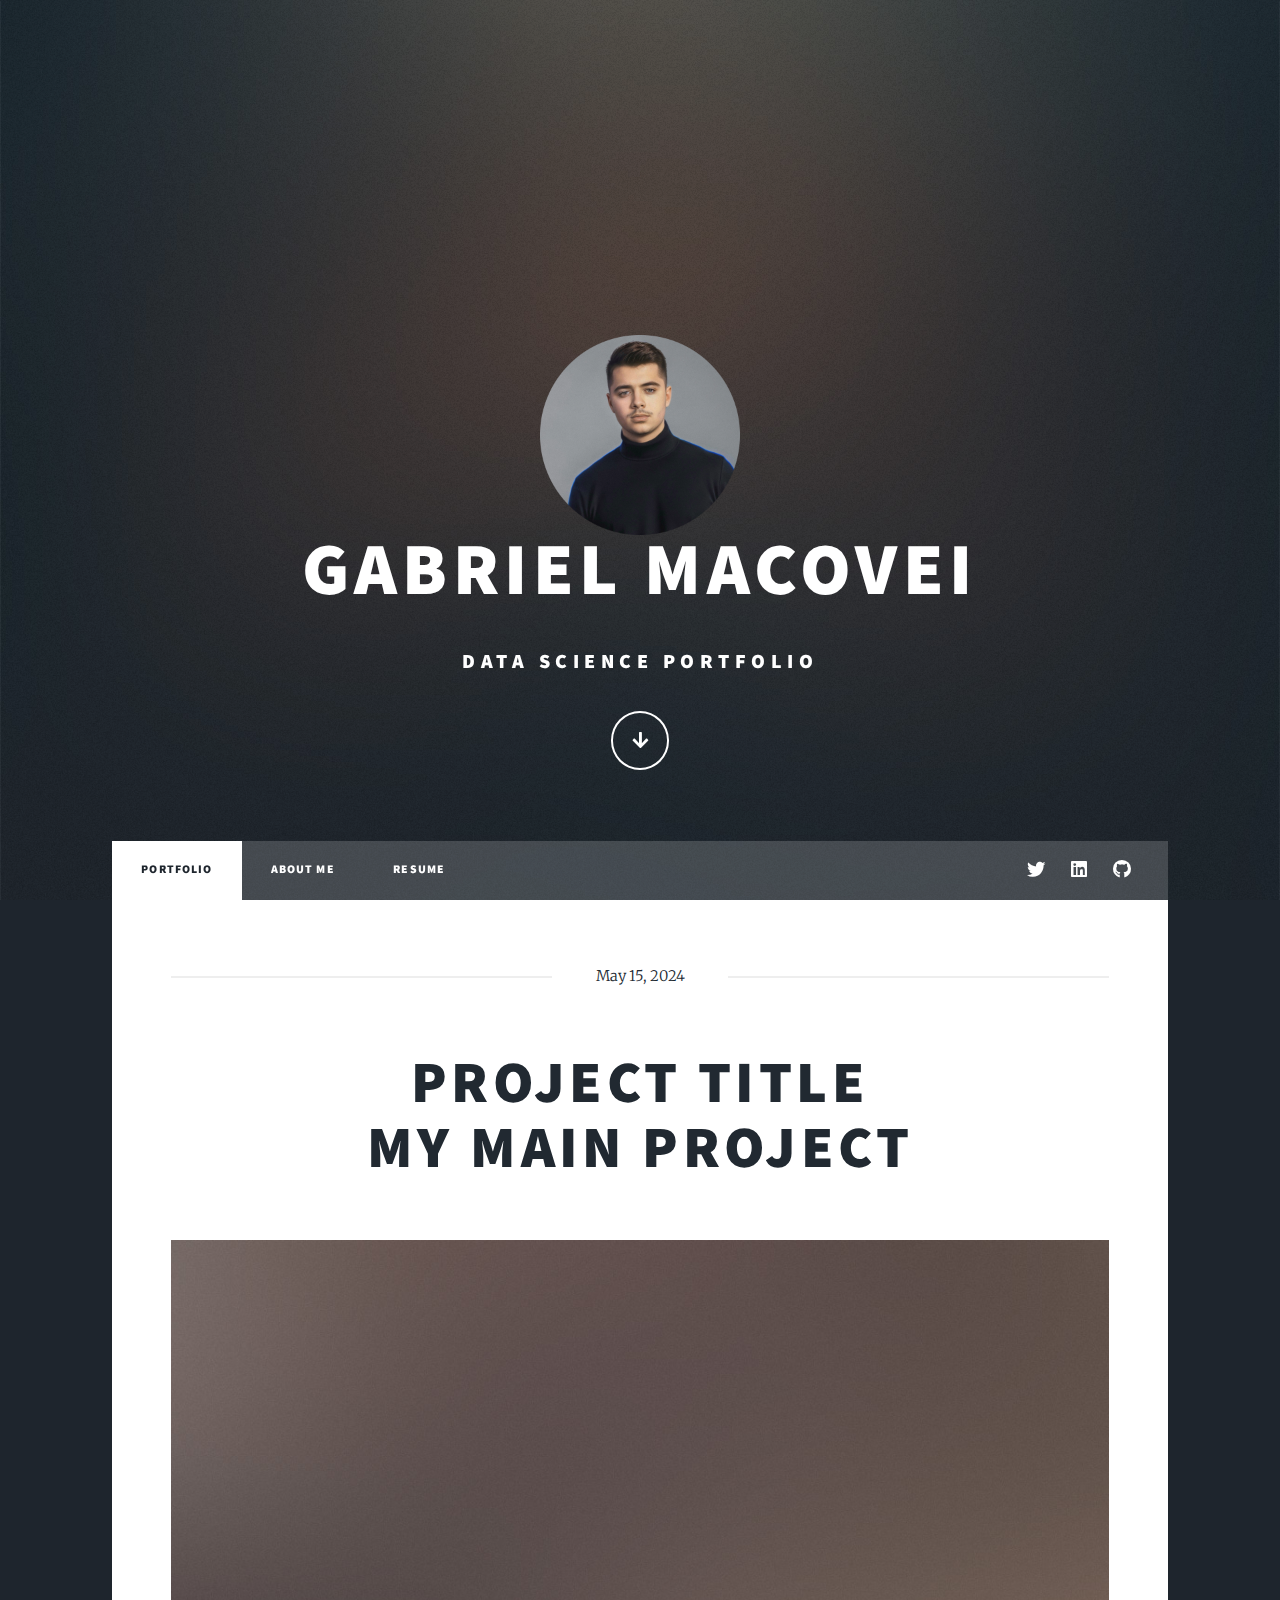
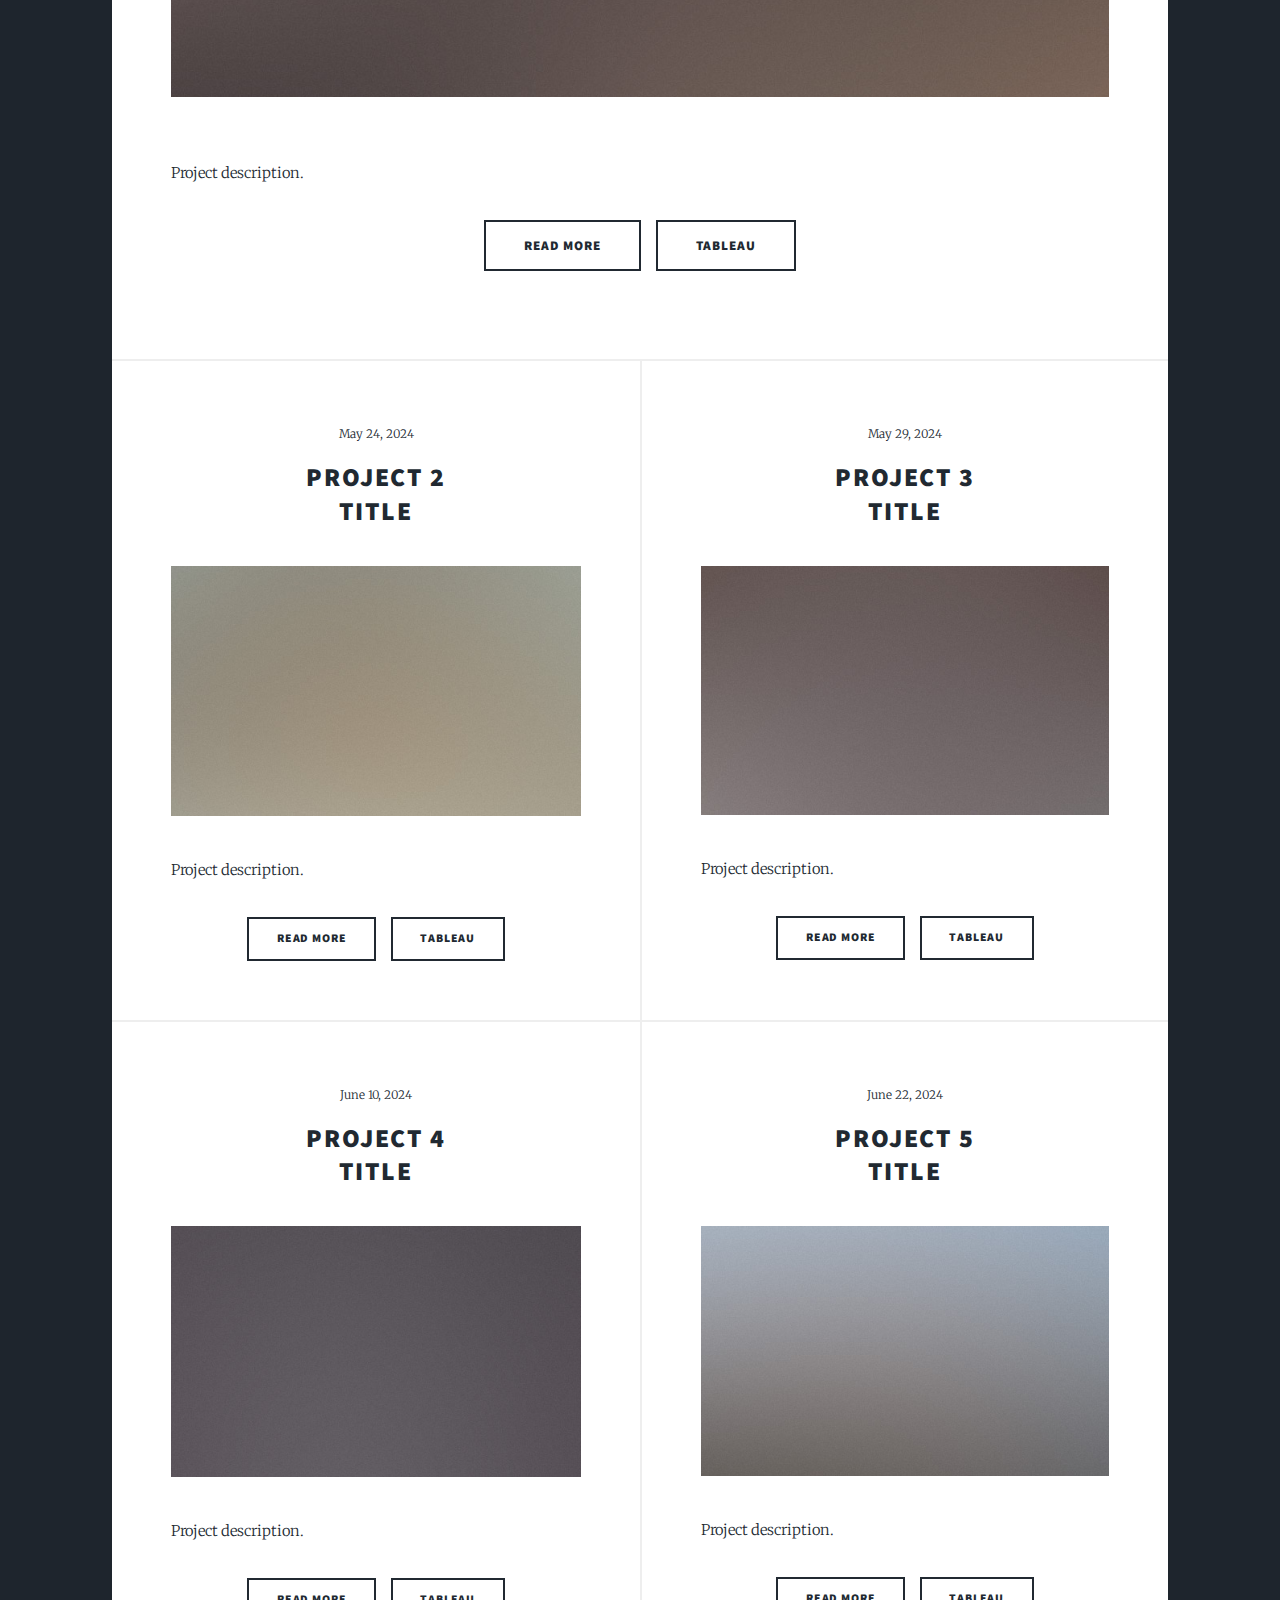
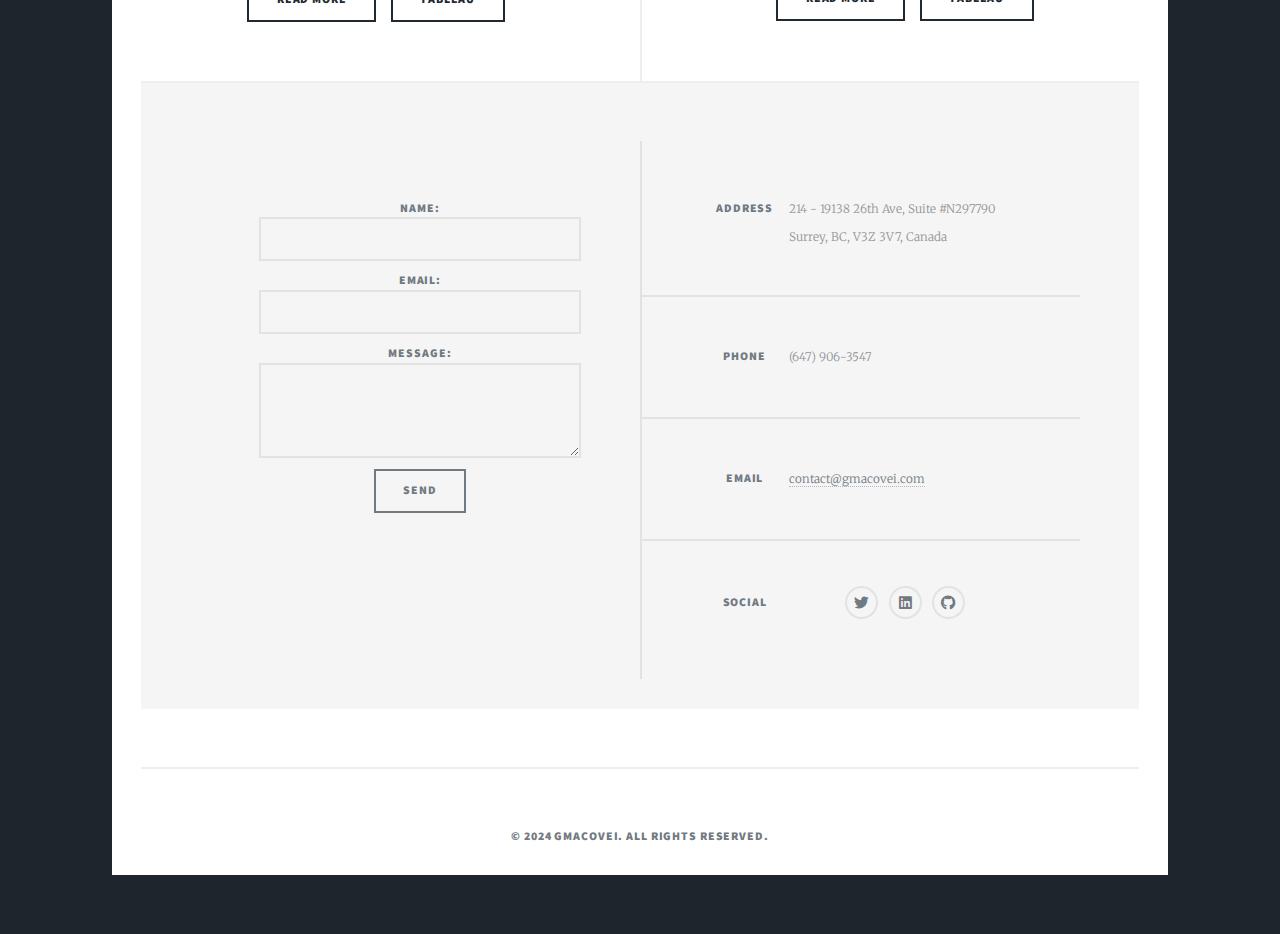
<file: index.html>
<!DOCTYPE HTML>
<!--
	Massively by HTML5 UP
	html5up.net | @ajlkn
	Free for personal and commercial use under the CCA 3.0 license (html5up.net/license)
-->
<html>
	<head>
		<title>Gabriel Macovei - Portfolio</title>
		<meta charset="utf-8" />
		<meta name="viewport" content="width=device-width, initial-scale=1, user-scalable=no" />
		<link rel="stylesheet" href="assets/css/main.css" />
		<noscript><link rel="stylesheet" href="assets/css/noscript.css" /></noscript>
		<link rel="icon" type="image/png" href="images/favicon.png"/>


	</head>
	<body class="is-preload">

		<!-- Wrapper -->
			<div id="wrapper" class="fade-in">

				<!-- Intro -->
					<div id="intro">
						<img src="images/mypic.png" width="200" height="200">
						<h1>Gabriel Macovei<br />
						<span style="font-size: 20px;">Data Science Portfolio</span></h1>
						<ul class="actions">
							<li><a href="#header" class="button icon solid solo fa-arrow-down scrolly">Continue</a></li>
						</ul>
					</div>

				<!-- Header -->
					<header id="header">
						<a href="./" class="logo">Portfolio</a>
					</header>

				<!-- Nav -->
					<nav id="nav">
						<ul class="links">
							<li class="active"><a href="./">Portfolio</a></li>
							<li><a href="./about">About Me</a></li>
							<li><a href="./resume">Resume</a></li>
						</ul>
						<ul class="icons">
							<li><a href="https://twitter.com/gabrielma01" target="_blank" class="icon brands fa-twitter"><span class="label">Twitter</span></a></li>
							<li><a href="https://www.linkedin.com/in/gabriel-macovei/" target="_blank" class="icon brands fa-linkedin"><span class="label">LinkedIn</span></a></li>
							<li><a href="https://github.com/GabrielMA1" target="_blank" class="icon brands fa-github"><span class="label">GitHub</span></a></li>
						</ul>
					</nav>

				<!-- Main -->
					<div id="main">

						<!-- Featured Post -->
							<article class="post featured">
								<header class="major">
									<span class="date">May 15, 2024</span>
									<h2><a href="http://gmacovei.com" target="_blank">Project Title<br />
									My main project</a></h2>
								</header>
								<a href="http://gmacovei.com" class="image main"><img src="images/pic01.jpg" alt="" /></a>
								<p>Project description.</p>
								<ul class="actions special">
									<li><a href="http://gmacovei.com/" target="_blank" class="button large">Read More</a></li>
									<li><a href="http://gmacovei.com/" target="_blank" class="button large">Tableau</a></li>
								</ul>
							</article>

						<!-- Posts -->
							<section class="posts">
								<article>
									<header>
										<span class="date">May 24, 2024</span>
										<h2><a href="#" target="_blank">Project 2<br />
										title</a></h2>
									</header>
									<a href="#" target="_blank" class="image fit"><img src="images/pic02.jpg" alt="" /></a>
									<p>Project description.</p>
									<ul class="actions special">
										<li><a href="#" target="_blank" class="button">Read More</a></li>
										<li><a href="http://gmacovei.com/" target="_blank" class="button">Tableau</a></li>
									</ul>
								</article>
								<article>
									<header>
										<span class="date">May 29, 2024</span>
										<h2><a href="#" target="_blank">Project 3<br />
										title</a></h2>
									</header>
									<a href="#" target="_blank" class="image fit"><img src="images/pic03.jpg" alt="" /></a>
									<p>Project description.</p>
									<ul class="actions special">
										<li><a href="#" target="_blank" class="button">Read More</a></li>
										<li><a href="http://gmacovei.com/" target="_blank" class="button">Tableau</a></li>
									</ul>
								</article>
								<article>
									<header>
										<span class="date">June 10, 2024</span>
										<h2><a href="#" target="_blank">Project 4<br />
										title</a></h2>
									</header>
									<a href="#" target="_blank" class="image fit"><img src="images/pic04.jpg" alt="" /></a>
									<p>Project description.</p>
									<ul class="actions special">
										<li><a href="#" target="_blank" class="button">Read More</a></li>
										<li><a href="http://gmacovei.com/" target="_blank" class="button">Tableau</a></li>
									</ul>
								</article>
								<article>
									<header>
										<span class="date">June 22, 2024</span>
										<h2><a href="#" target="_blank">Project 5<br />
										title</a></h2>
									</header>
									<a href="#" target="_blank" class="image fit"><img src="images/pic05.jpg" alt="" /></a>
									<p>Project description.</p>
									<ul class="actions special">
										<li><a href="#" target="_blank" class="button">Read More</a></li>
										<li><a href="http://gmacovei.com/" target="_blank" class="button">Tableau</a></li>
									</ul>
								</article>
								
							</section>


				<!-- Footer -->
					<footer id="footer">
						<section>
							<style>
								/* Styling for the modal */
								.modal {
								  display: none;
								  position: fixed;
								  z-index: 1;
								  left: 0;
								  top: 0;
								  width: 100%;
								  height: 100%;
								  overflow: auto;
								  background-color: rgba(0, 0, 0, 0.5);
								}
							  
								.modal-content {
								  background-color: #fefefe;
								  margin: 15% auto;
								  padding: 20px;
								  border: 1px solid #888;
								  width: 25%; /* Adjusted width */
								  text-align: center;
								  border-radius: 10px;
								}
							  
								/* Close button */
								.close {
								  color: #aaa;
								  float: right;
								  font-size: 28px;
								  font-weight: bold;
								}
							  
								.close:hover,
								.close:focus {
								  color: black;
								  text-decoration: none;
								  cursor: pointer;
								}
							  </style>
							  
							  <!-- Modal -->
							  <div id="successModal" class="modal">
								<!-- Modal content -->
								<div class="modal-content">
								  <span class="close">&times;</span>
								  <p>Your message was sent successfully!</p>
								</div>
							  </div>
							  
							  <!-- Your form -->
							  <form id="myForm" action="https://formspree.io/f/meqyzekp" method="POST">
								<label>
								  Name:
								  <input type="text" name="name">
								</label>
								<label>
								  Email:
								  <input type="email" name="email">
								</label>
								<label>
								  Message:
								  <textarea name="message"></textarea>
								</label>
								<button type="submit">Send</button>
							  </form>
							  
							  <!-- Script for modal behavior -->
							  <script>
								// Function to show the success modal
								function showSuccessModal() {
								  var modal = document.getElementById("successModal");
								  modal.style.display = "block";
							  
								  // Close the modal when the close button is clicked
								  var closeBtn = document.getElementsByClassName("close")[0];
								  closeBtn.onclick = function() {
									modal.style.display = "none";
								  };
							  
								  // Close the modal when clicking outside of it
								  window.onclick = function(event) {
									if (event.target == modal) {
									  modal.style.display = "none";
									}
								  };
								}
							  
								// Form submission handling
								document.getElementById("myForm").addEventListener("submit", function(event) {
								  event.preventDefault();
							  
								  fetch("https://formspree.io/f/meqyzekp", {
									method: "POST",
									body: new FormData(this),
									headers: {
									  "Accept": "application/json"
									}
								  })
								  .then(response => {
									if (!response.ok) {
									  throw new Error("Network response was not ok");
									}
									return response.json();
								  })
								  .then(data => {
									// Show success modal
									showSuccessModal();
									// Optionally, reset the form after successful submission
									document.getElementById("myForm").reset();
								  })
								  .catch(error => {
									console.error("Error:", error);
								  });
								});
							  </script>
							  
							  
							  
						</section>
						<section class="split contact">
							<section class="alt">
								<h3>Address</h3>
								<p>214 - 19138 26th Ave, Suite #N297790<br />
								Surrey, BC, V3Z 3V7, Canada</p>
							</section>
							<section>
								<h3>Phone</h3>
								<p>(647) 906-3547</p>
							</section>
							<section>
								<h3>Email</h3>
								<p><a href="mailto:contact@gmacovei.com" target="_blank">contact@gmacovei.com</a></p>
							</section>
							<section>
								<h3>Social</h3>
								<ul class="icons alt">
									<li><a href="https://twitter.com/gabrielma01" target="_blank" class="icon brands fa-twitter"><span class="label">Twitter</span></a></li>
									<li><a href="https://www.linkedin.com/in/gabriel-macovei/" target="_blank" class="icon brands fa-linkedin"><span class="label">LinkedIn</span></a></li>
									<li><a href="https://github.com/GabrielMA1" target="_blank" class="icon brands fa-github"><span class="label">GitHub</span></a></li>
								</ul>
							</section>
						</section>
					</footer>

				<!-- Copyright -->
					<div id="copyright">
						<ul><li>&copy; 2024 GMACOVEI. All rights reserved. </li></ul>
					</div>

			</div>

		<!-- Scripts -->
			<script src="assets/js/jquery.min.js"></script>
			<script src="assets/js/jquery.scrollex.min.js"></script>
			<script src="assets/js/jquery.scrolly.min.js"></script>
			<script src="assets/js/browser.min.js"></script>
			<script src="assets/js/breakpoints.min.js"></script>
			<script src="assets/js/util.js"></script>
			<script src="assets/js/main.js"></script>

	</body>
</html>
</file>
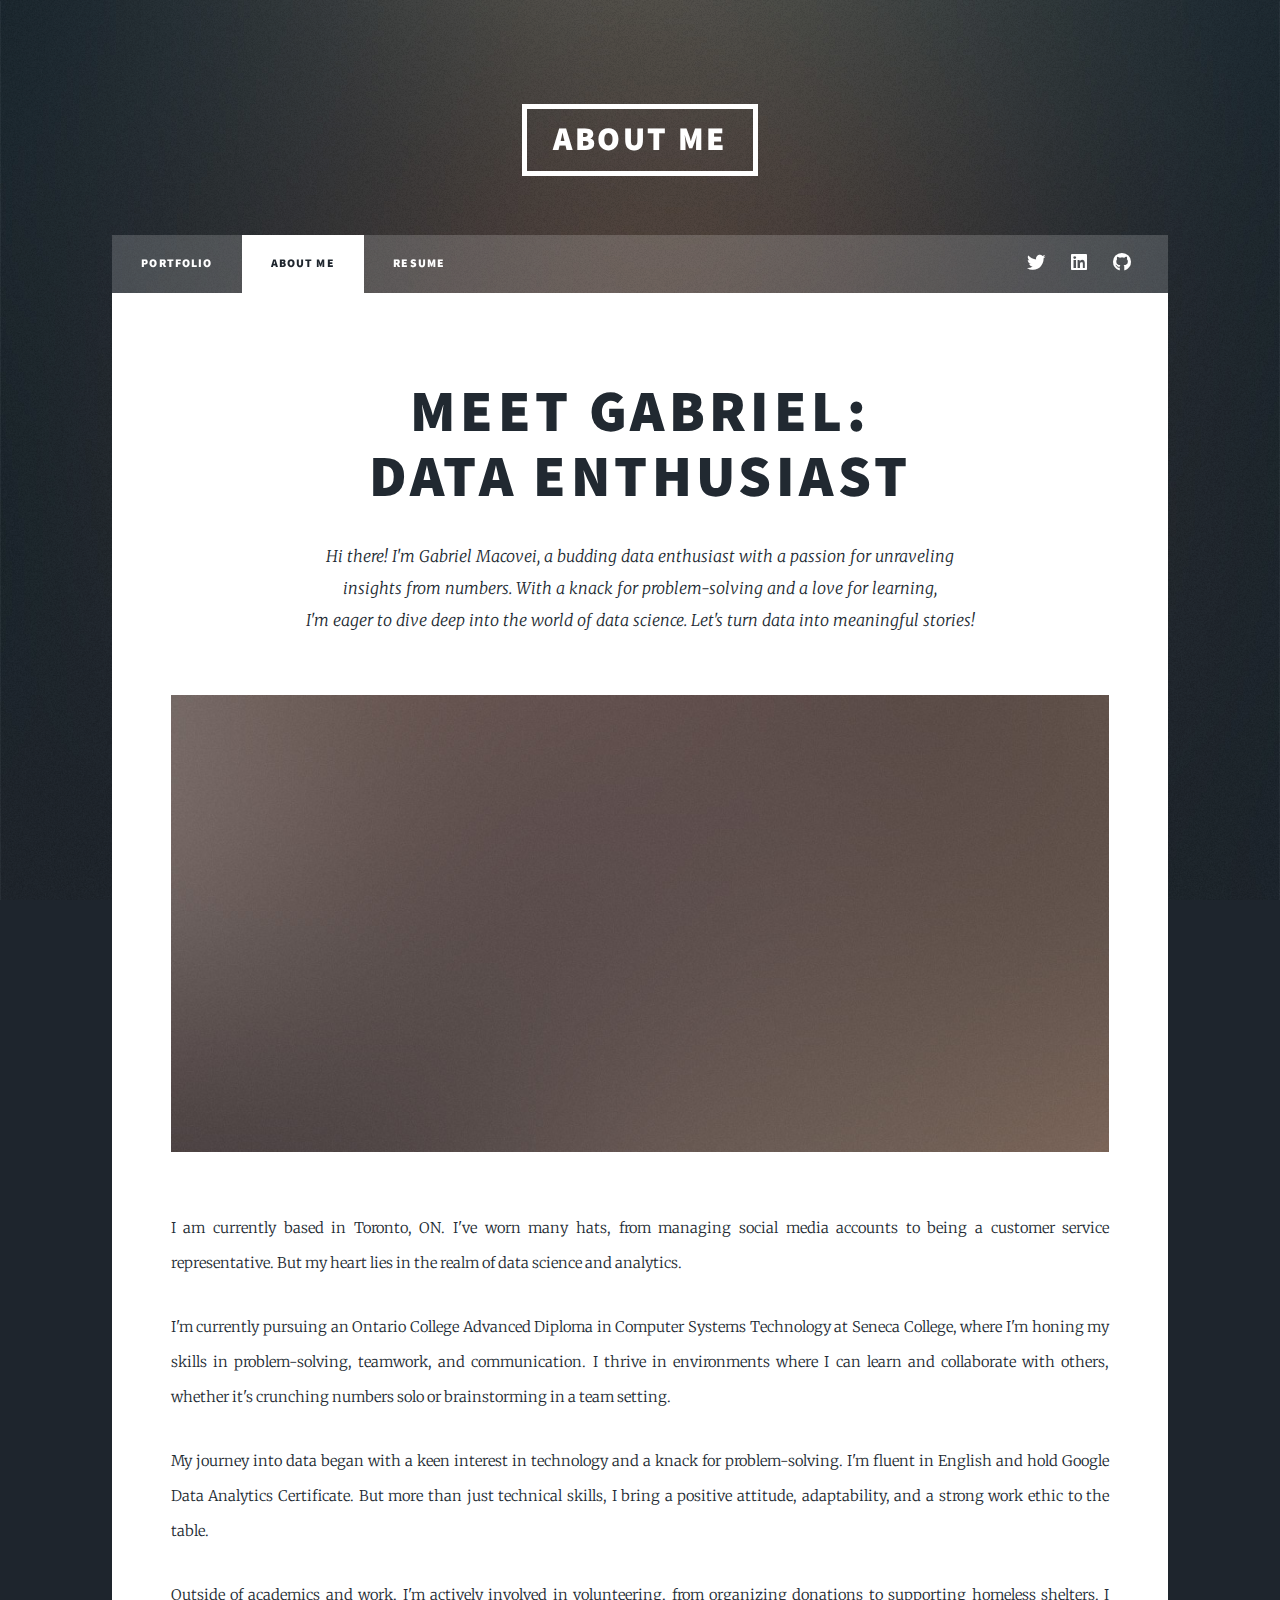
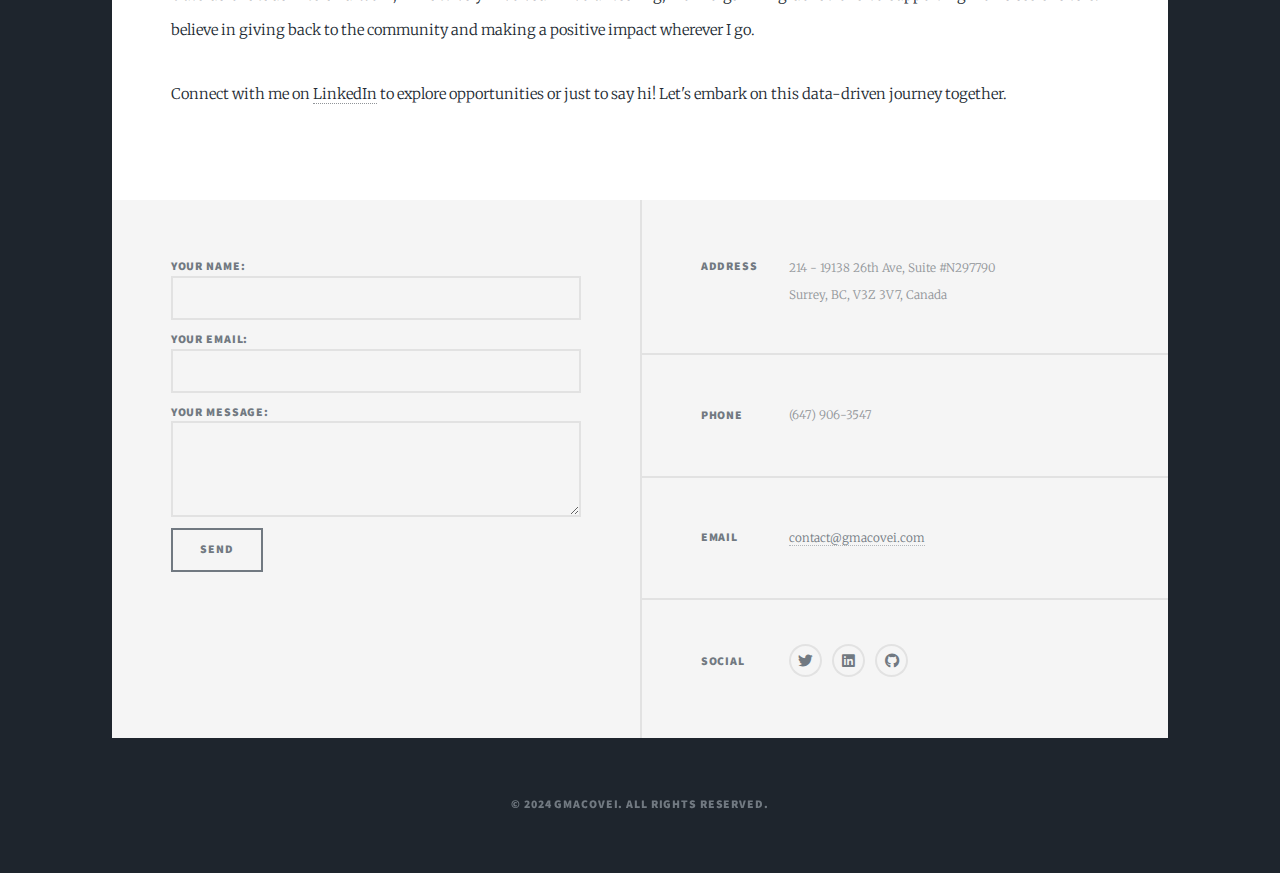
<file: about.html>
<!DOCTYPE HTML>
<!--
	Massively by HTML5 UP
	html5up.net | @ajlkn
	Free for personal and commercial use under the CCA 3.0 license (html5up.net/license)
-->
<html>
	<head>
		<title>Gabriel Macovei - About Me</title>
		<meta charset="utf-8" />
		<meta name="viewport" content="width=device-width, initial-scale=1, user-scalable=no" />
		<link rel="stylesheet" href="assets/css/main.css" />
		<noscript><link rel="stylesheet" href="assets/css/noscript.css" /></noscript>
		<link rel="icon" type="image/png" href="images/favicon.png"/>
	</head>
	<body class="is-preload">

		<!-- Wrapper -->
			<div id="wrapper">

				<!-- Header -->
					<header id="header">
						<a href="./about" class="logo">About Me</a>
					</header>

				<!-- Nav -->
					<nav id="nav">
						<ul class="links">
							<li><a href="./">Portfolio</a></li>
							<li class="active"><a href="./about">About Me</a></li>
							<li><a href="./resume">Resume</a></li>
						</ul>
						<ul class="icons">
							<li><a href="https://twitter.com/gabrielma01" target="_blank" class="icon brands fa-twitter"><span class="label">Twitter</span></a></li>
							<li><a href="https://www.linkedin.com/in/gabriel-macovei/" target="_blank" class="icon brands fa-linkedin"><span class="label">LinkedIn</span></a></li>
							<li><a href="https://github.com/GabrielMA1" target="_blank" class="icon brands fa-github"><span class="label">GitHub</span></a></li>
						</ul>
					</nav>

				<!-- Main -->
					<div id="main">

						<!-- Post -->
							<section class="post">
								<header class="major">
									
									<h1>Meet Gabriel: <br />
										Data Enthusiast</h1>
									<p>Hi there! I'm Gabriel Macovei, a budding data enthusiast with a passion for unraveling <br />
									insights from numbers. With a knack for problem-solving and a love for learning, <br />
									I'm eager to dive deep into the world of data science. Let's turn data into meaningful stories!</p>
								</header>
								<div class="image main"><img src="images/pic01.jpg" alt="" /></div>
								<p>I am currently based in Toronto, ON. I've worn many hats, from managing social media accounts to being a customer service representative. But my heart lies in the realm of data science and analytics.</p>
   								<p>I'm currently pursuing an Ontario College Advanced Diploma in Computer Systems Technology at Seneca College, where I'm honing my skills in problem-solving, teamwork, and communication. I thrive in environments where I can learn and collaborate with others, whether it's crunching numbers solo or brainstorming in a team setting.</p>
   								<p>My journey into data began with a keen interest in technology and a knack for problem-solving. I'm fluent in English and hold Google Data Analytics Certificate. But more than just technical skills, I bring a positive attitude, adaptability, and a strong work ethic to the table.</p>
    							<p>Outside of academics and work, I'm actively involved in volunteering, from organizing donations to supporting homeless shelters. I believe in giving back to the community and making a positive impact wherever I go.</p>
    							<p>Connect with me on <a href="https://www.linkedin.com/in/gabriel-macovei/" target="_blank">LinkedIn</a> to explore opportunities or just to say hi! Let's embark on this data-driven journey together.</p>
	
							
							</section>

					</div>

				<!-- Footer -->
				<footer id="footer">
					<section>
						<style>
							/* Styling for the modal */
							.modal {
							  display: none;
							  position: fixed;
							  z-index: 1;
							  left: 0;
							  top: 0;
							  width: 100%;
							  height: 100%;
							  overflow: auto;
							  background-color: rgba(0, 0, 0, 0.5);
							}
						  
							.modal-content {
							  background-color: #fefefe;
							  margin: 15% auto;
							  padding: 20px;
							  border: 1px solid #888;
							  width: 25%; /* Adjusted width */
							  text-align: center;
							  border-radius: 10px;
							}
						  
							/* Close button */
							.close {
							  color: #aaa;
							  float: right;
							  font-size: 28px;
							  font-weight: bold;
							}
						  
							.close:hover,
							.close:focus {
							  color: black;
							  text-decoration: none;
							  cursor: pointer;
							}
						  </style>
						  
						  <!-- Modal -->
						  <div id="successModal" class="modal">
							<!-- Modal content -->
							<div class="modal-content">
							  <span class="close">&times;</span>
							  <p>Your message was sent successfully!</p>
							</div>
						  </div>
						  
						  <!-- Your form -->
						  <form id="myForm" action="https://formspree.io/f/meqyzekp" method="POST">
							<label>
							  Your Name:
							  <input type="text" name="name">
							</label>
							<label>
							  Your Email:
							  <input type="email" name="email">
							</label>
							<label>
							  Your Message:
							  <textarea name="message"></textarea>
							</label>
							<button type="submit">Send</button>
						  </form>
						  
						  <!-- Script for modal behavior -->
						  <script>
							// Function to show the success modal
							function showSuccessModal() {
							  var modal = document.getElementById("successModal");
							  modal.style.display = "block";
						  
							  // Close the modal when the close button is clicked
							  var closeBtn = document.getElementsByClassName("close")[0];
							  closeBtn.onclick = function() {
								modal.style.display = "none";
							  };
						  
							  // Close the modal when clicking outside of it
							  window.onclick = function(event) {
								if (event.target == modal) {
								  modal.style.display = "none";
								}
							  };
							}
						  
							// Form submission handling
							document.getElementById("myForm").addEventListener("submit", function(event) {
							  event.preventDefault();
						  
							  fetch("https://formspree.io/f/meqyzekp", {
								method: "POST",
								body: new FormData(this),
								headers: {
								  "Accept": "application/json"
								}
							  })
							  .then(response => {
								if (!response.ok) {
								  throw new Error("Network response was not ok");
								}
								return response.json();
							  })
							  .then(data => {
								// Show success modal
								showSuccessModal();
								// Optionally, reset the form after successful submission
								document.getElementById("myForm").reset();
							  })
							  .catch(error => {
								console.error("Error:", error);
							  });
							});
						  </script>
						  
						  
						  
					</section>
					<section class="split contact">
						<section class="alt">
							<h3>Address</h3>
							<p>214 - 19138 26th Ave, Suite #N297790<br />
							Surrey, BC, V3Z 3V7, Canada</p>
						</section>
						<section>
							<h3>Phone</h3>
							<p>(647) 906-3547</p>
						</section>
						<section>
							<h3>Email</h3>
							<p><a href="mailto:contact@gmacovei.com" target="_blank">contact@gmacovei.com</a></p>
						</section>
						<section>
							<h3>Social</h3>
							<ul class="icons alt">
								<li><a href="https://twitter.com/gabrielma01" target="_blank" class="icon brands fa-twitter"><span class="label">Twitter</span></a></li>
								<li><a href="https://www.linkedin.com/in/gabriel-macovei/" target="_blank" class="icon brands fa-linkedin"><span class="label">LinkedIn</span></a></li>
								<li><a href="https://github.com/GabrielMA1" target="_blank" class="icon brands fa-github"><span class="label">GitHub</span></a></li>
							</ul>
						</section>
					</section>
				</footer>

				<!-- Copyright -->
				<div id="copyright">
					<ul><li>&copy; 2024 GMACOVEI. All rights reserved.</li></ul>
				</div>

		</div>

		<!-- Scripts -->
			<script src="assets/js/jquery.min.js"></script>
			<script src="assets/js/jquery.scrollex.min.js"></script>
			<script src="assets/js/jquery.scrolly.min.js"></script>
			<script src="assets/js/browser.min.js"></script>
			<script src="assets/js/breakpoints.min.js"></script>
			<script src="assets/js/util.js"></script>
			<script src="assets/js/main.js"></script>

	</body>
</html>
</file>
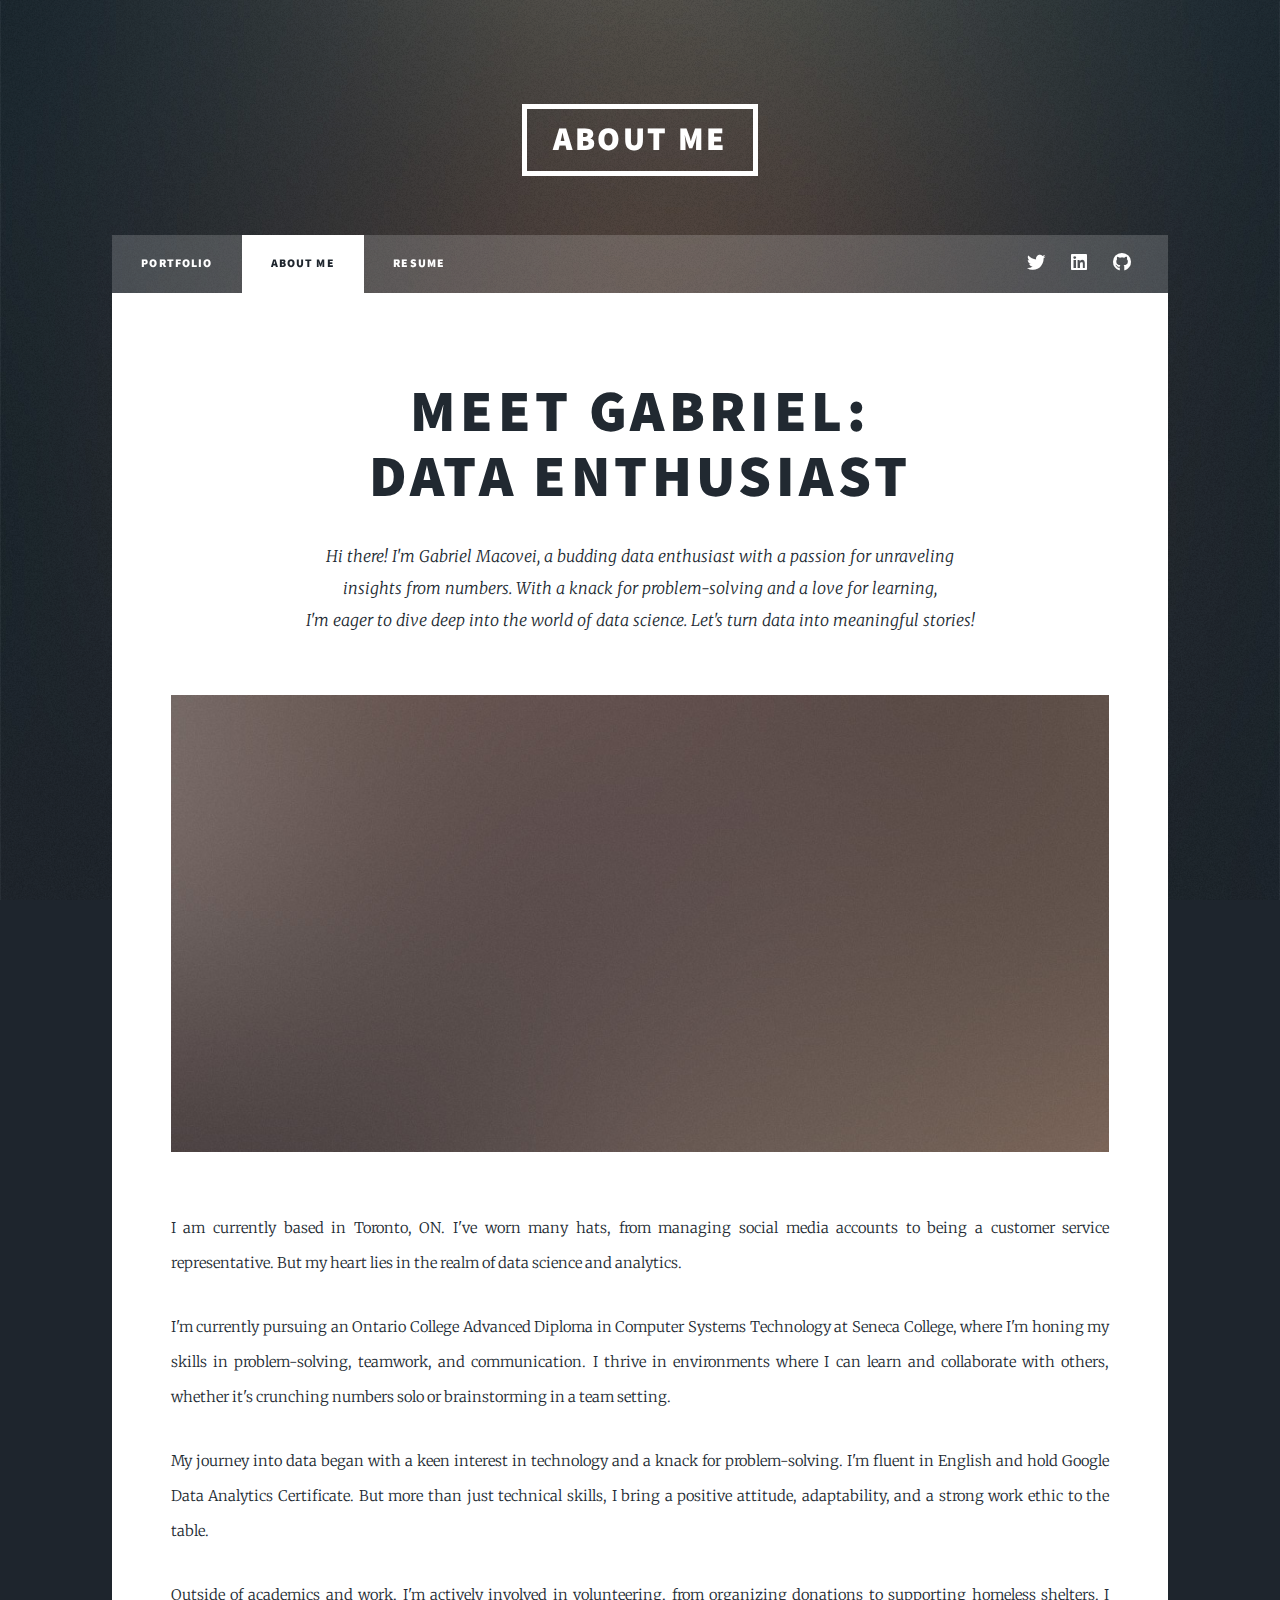
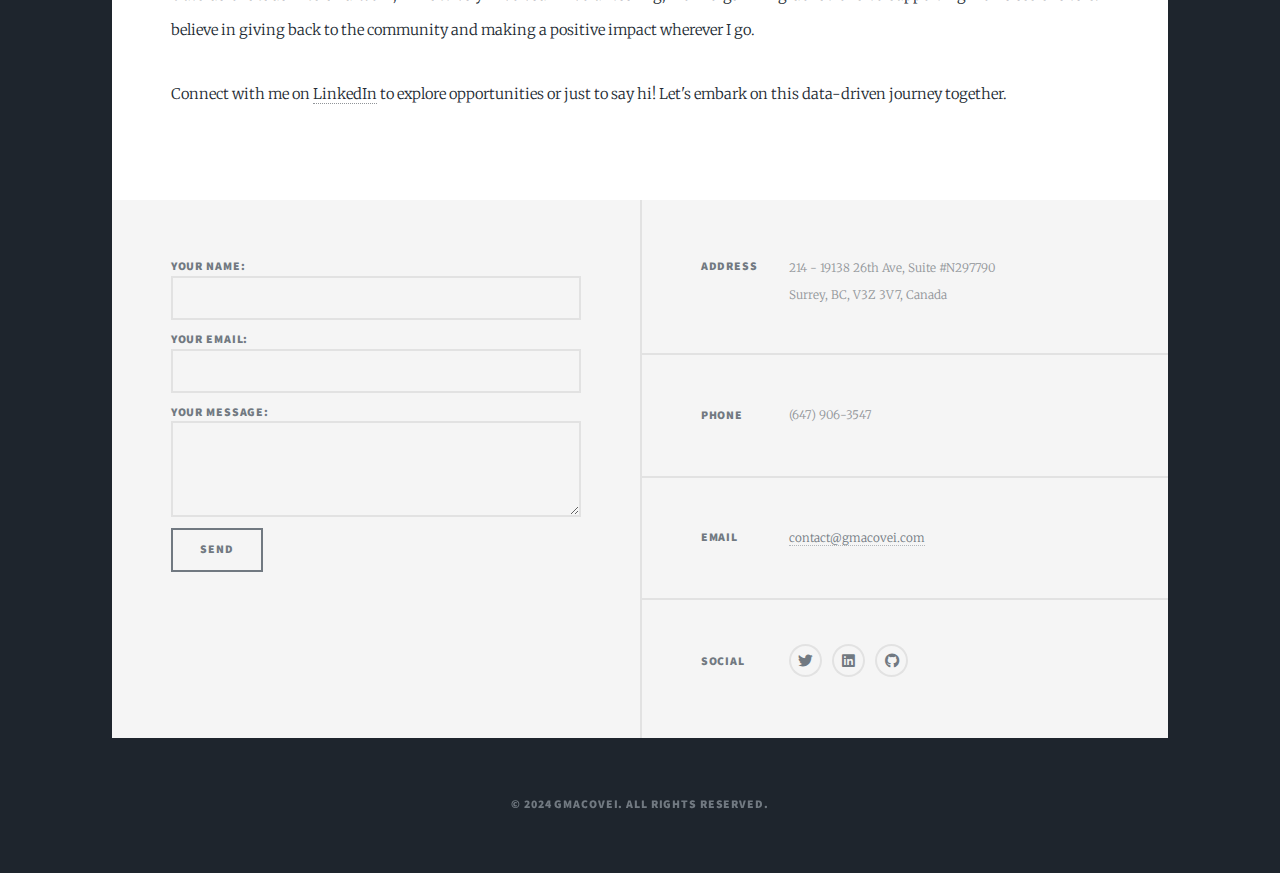
<file: aboutme.html>
<!DOCTYPE HTML>
<!--
	Massively by HTML5 UP
	html5up.net | @ajlkn
	Free for personal and commercial use under the CCA 3.0 license (html5up.net/license)
-->
<html>
	<head>
		<title>Gabriel Macovei - About Me</title>
		<meta charset="utf-8" />
		<meta name="viewport" content="width=device-width, initial-scale=1, user-scalable=no" />
		<link rel="stylesheet" href="assets/css/main.css" />
		<noscript><link rel="stylesheet" href="assets/css/noscript.css" /></noscript>
		<link rel="icon" type="image/png" href="images/favicon.png"/>
	</head>
	<body class="is-preload">

		<!-- Wrapper -->
			<div id="wrapper">

				<!-- Header -->
					<header id="header">
						<a href="index.html" class="logo">About Me</a>
					</header>

				<!-- Nav -->
					<nav id="nav">
						<ul class="links">
							<li><a href="index.html">Portfolio</a></li>
							<li class="active"><a href="aboutme.html">About Me</a></li>
							<li><a href="resume.html">Resume</a></li>
						</ul>
						<ul class="icons">
							<li><a href="https://twitter.com/gabrielma01" target="_blank" class="icon brands fa-twitter"><span class="label">Twitter</span></a></li>
							<li><a href="https://www.linkedin.com/in/gabriel-macovei/" target="_blank" class="icon brands fa-linkedin"><span class="label">LinkedIn</span></a></li>
							<li><a href="https://github.com/GabrielMA1" target="_blank" class="icon brands fa-github"><span class="label">GitHub</span></a></li>
						</ul>
					</nav>

				<!-- Main -->
					<div id="main">

						<!-- Post -->
							<section class="post">
								<header class="major">
									
									<h1>Meet Gabriel: <br />
										Data Enthusiast</h1>
									<p>Hi there! I'm Gabriel Macovei, a budding data enthusiast with a passion for unraveling <br />
									insights from numbers. With a knack for problem-solving and a love for learning, <br />
									I'm eager to dive deep into the world of data science. Let's turn data into meaningful stories!</p>
								</header>
								<div class="image main"><img src="images/pic01.jpg" alt="" /></div>
								<p>I am currently based in Toronto, ON. I've worn many hats, from managing social media accounts to being a customer service representative. But my heart lies in the realm of data science and analytics.</p>
   								<p>I'm currently pursuing an Ontario College Advanced Diploma in Computer Systems Technology at Seneca College, where I'm honing my skills in problem-solving, teamwork, and communication. I thrive in environments where I can learn and collaborate with others, whether it's crunching numbers solo or brainstorming in a team setting.</p>
   								<p>My journey into data began with a keen interest in technology and a knack for problem-solving. I'm fluent in English and hold Google Data Analytics Certificate. But more than just technical skills, I bring a positive attitude, adaptability, and a strong work ethic to the table.</p>
    							<p>Outside of academics and work, I'm actively involved in volunteering, from organizing donations to supporting homeless shelters. I believe in giving back to the community and making a positive impact wherever I go.</p>
    							<p>Connect with me on <a href="https://www.linkedin.com/in/gabriel-macovei/" target="_blank">LinkedIn</a> to explore opportunities or just to say hi! Let's embark on this data-driven journey together.</p>
	
							
							</section>

					</div>

				<!-- Footer -->
				<footer id="footer">
					<section>
						<style>
							/* Styling for the modal */
							.modal {
							  display: none;
							  position: fixed;
							  z-index: 1;
							  left: 0;
							  top: 0;
							  width: 100%;
							  height: 100%;
							  overflow: auto;
							  background-color: rgba(0, 0, 0, 0.5);
							}
						  
							.modal-content {
							  background-color: #fefefe;
							  margin: 15% auto;
							  padding: 20px;
							  border: 1px solid #888;
							  width: 25%; /* Adjusted width */
							  text-align: center;
							  border-radius: 10px;
							}
						  
							/* Close button */
							.close {
							  color: #aaa;
							  float: right;
							  font-size: 28px;
							  font-weight: bold;
							}
						  
							.close:hover,
							.close:focus {
							  color: black;
							  text-decoration: none;
							  cursor: pointer;
							}
						  </style>
						  
						  <!-- Modal -->
						  <div id="successModal" class="modal">
							<!-- Modal content -->
							<div class="modal-content">
							  <span class="close">&times;</span>
							  <p>Your message was sent successfully!</p>
							</div>
						  </div>
						  
						  <!-- Your form -->
						  <form id="myForm" action="https://formspree.io/f/meqyzekp" method="POST">
							<label>
							  Your Name:
							  <input type="text" name="name">
							</label>
							<label>
							  Your Email:
							  <input type="email" name="email">
							</label>
							<label>
							  Your Message:
							  <textarea name="message"></textarea>
							</label>
							<button type="submit">Send</button>
						  </form>
						  
						  <!-- Script for modal behavior -->
						  <script>
							// Function to show the success modal
							function showSuccessModal() {
							  var modal = document.getElementById("successModal");
							  modal.style.display = "block";
						  
							  // Close the modal when the close button is clicked
							  var closeBtn = document.getElementsByClassName("close")[0];
							  closeBtn.onclick = function() {
								modal.style.display = "none";
							  };
						  
							  // Close the modal when clicking outside of it
							  window.onclick = function(event) {
								if (event.target == modal) {
								  modal.style.display = "none";
								}
							  };
							}
						  
							// Form submission handling
							document.getElementById("myForm").addEventListener("submit", function(event) {
							  event.preventDefault();
						  
							  fetch("https://formspree.io/f/meqyzekp", {
								method: "POST",
								body: new FormData(this),
								headers: {
								  "Accept": "application/json"
								}
							  })
							  .then(response => {
								if (!response.ok) {
								  throw new Error("Network response was not ok");
								}
								return response.json();
							  })
							  .then(data => {
								// Show success modal
								showSuccessModal();
								// Optionally, reset the form after successful submission
								document.getElementById("myForm").reset();
							  })
							  .catch(error => {
								console.error("Error:", error);
							  });
							});
						  </script>
						  
						  
						  
					</section>
					<section class="split contact">
						<section class="alt">
							<h3>Address</h3>
							<p>214 - 19138 26th Ave, Suite #N297790<br />
							Surrey, BC, V3Z 3V7, Canada</p>
						</section>
						<section>
							<h3>Phone</h3>
							<p>(647) 906-3547</p>
						</section>
						<section>
							<h3>Email</h3>
							<p><a href="mailto:contact@gmacovei.com" target="_blank">contact@gmacovei.com</a></p>
						</section>
						<section>
							<h3>Social</h3>
							<ul class="icons alt">
								<li><a href="https://twitter.com/gabrielma01" target="_blank" class="icon brands fa-twitter"><span class="label">Twitter</span></a></li>
								<li><a href="https://www.linkedin.com/in/gabriel-macovei/" target="_blank" class="icon brands fa-linkedin"><span class="label">LinkedIn</span></a></li>
								<li><a href="https://github.com/GabrielMA1" target="_blank" class="icon brands fa-github"><span class="label">GitHub</span></a></li>
							</ul>
						</section>
					</section>
				</footer>

				<!-- Copyright -->
				<div id="copyright">
					<ul><li>&copy; 2024 GMACOVEI. All rights reserved.</li></ul>
				</div>

		</div>

		<!-- Scripts -->
			<script src="assets/js/jquery.min.js"></script>
			<script src="assets/js/jquery.scrollex.min.js"></script>
			<script src="assets/js/jquery.scrolly.min.js"></script>
			<script src="assets/js/browser.min.js"></script>
			<script src="assets/js/breakpoints.min.js"></script>
			<script src="assets/js/util.js"></script>
			<script src="assets/js/main.js"></script>

	</body>
</html>
</file>
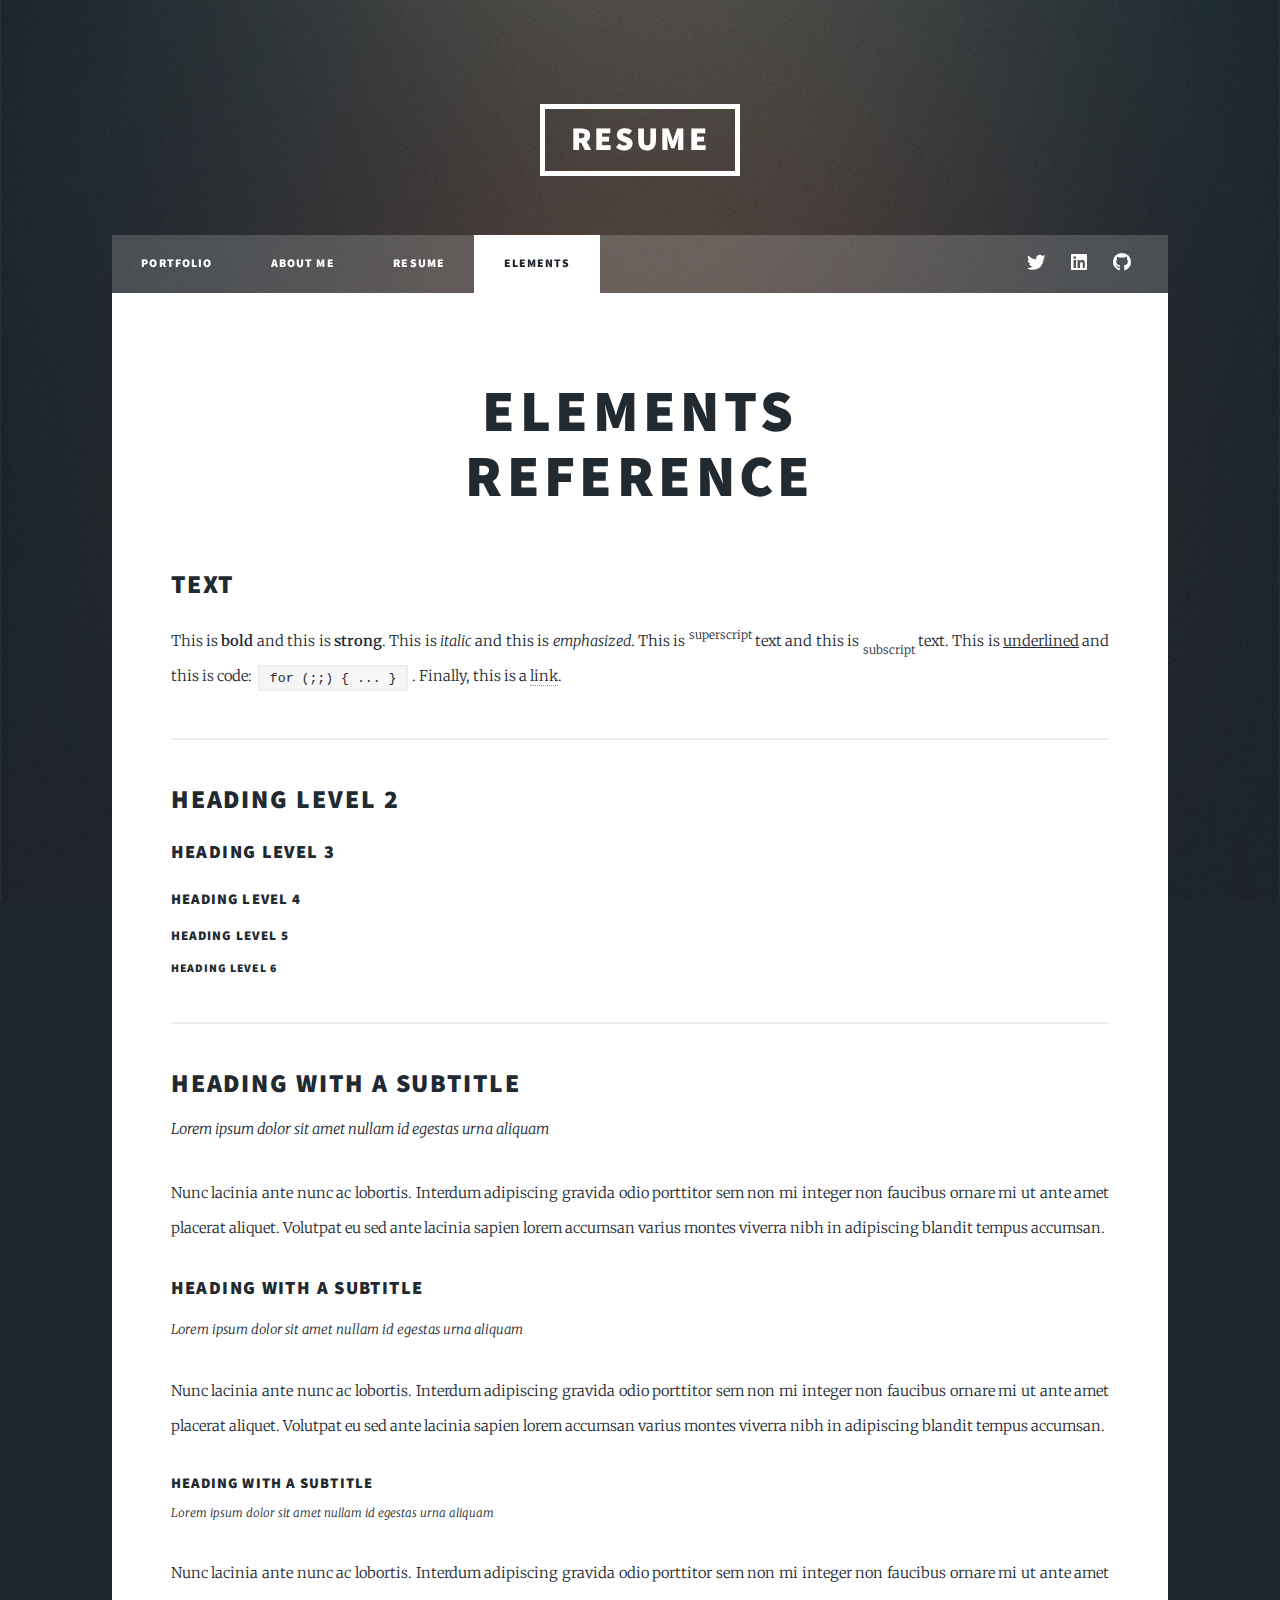
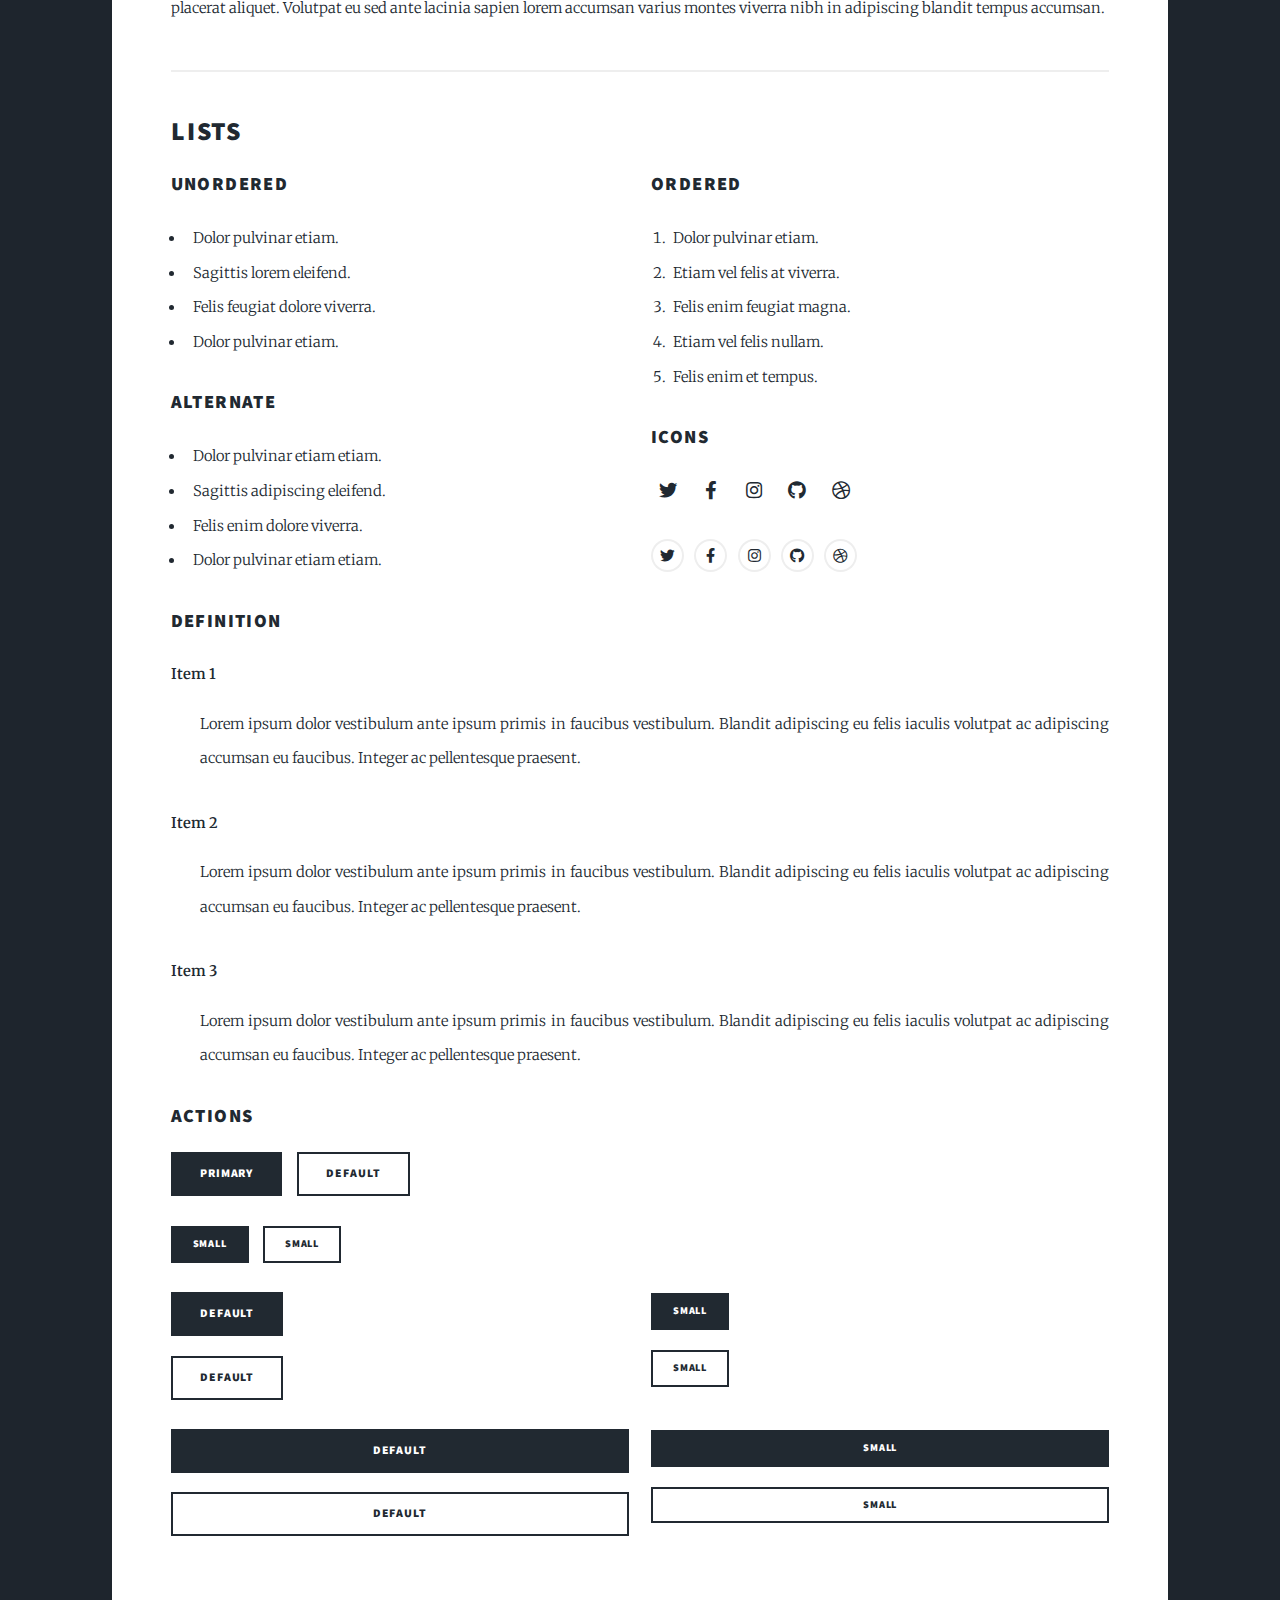
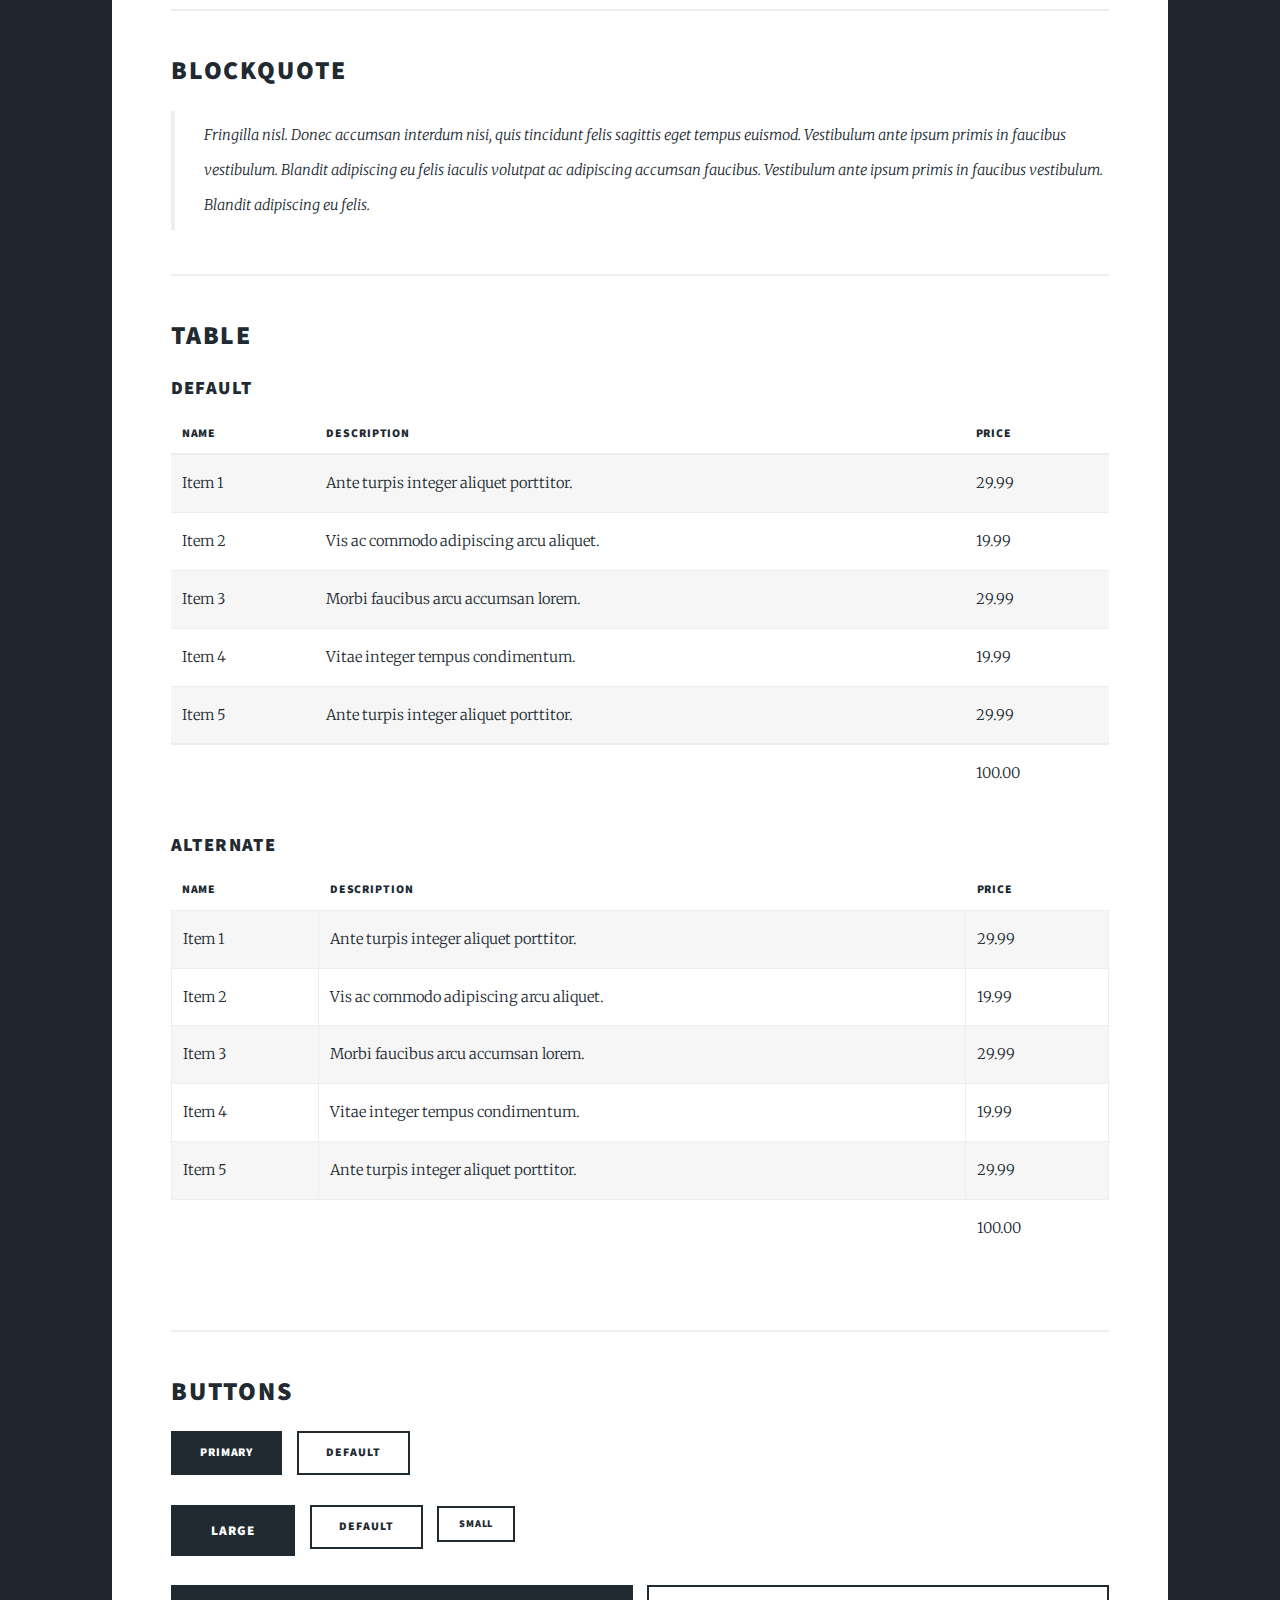
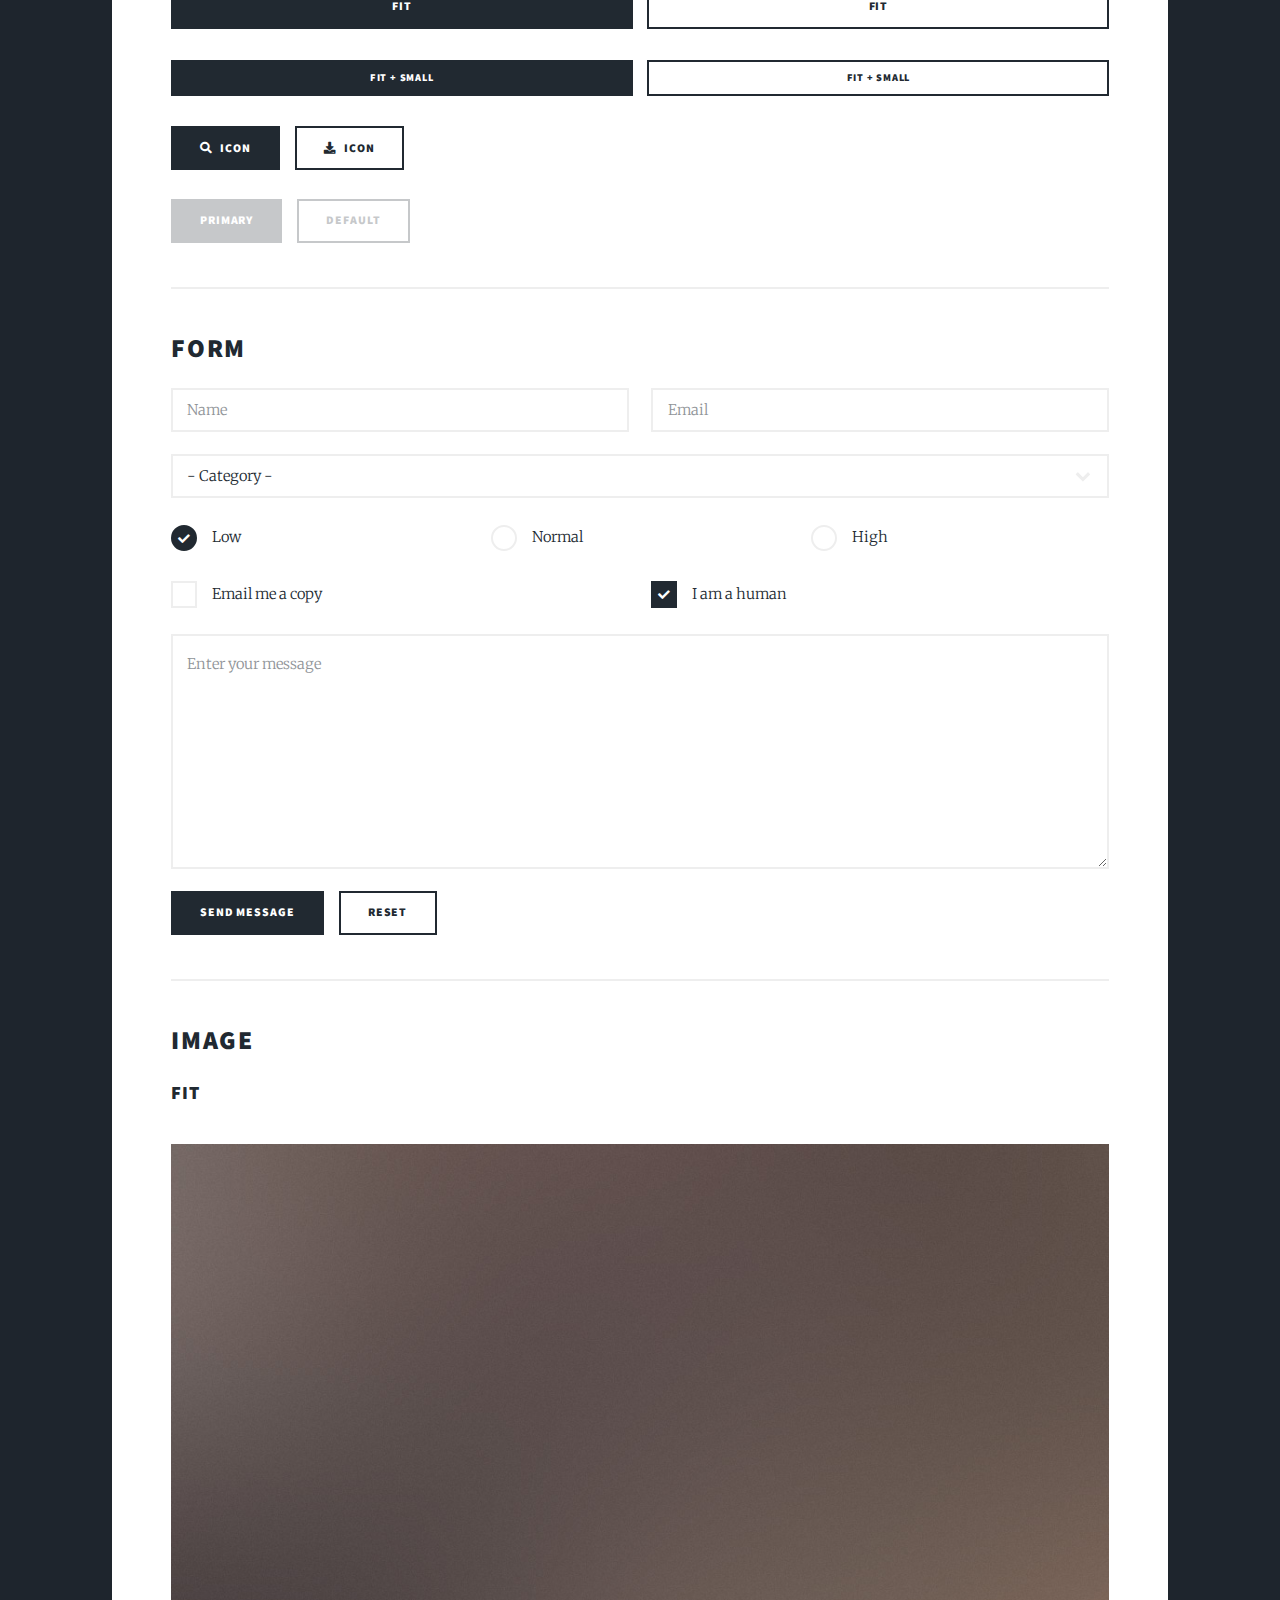
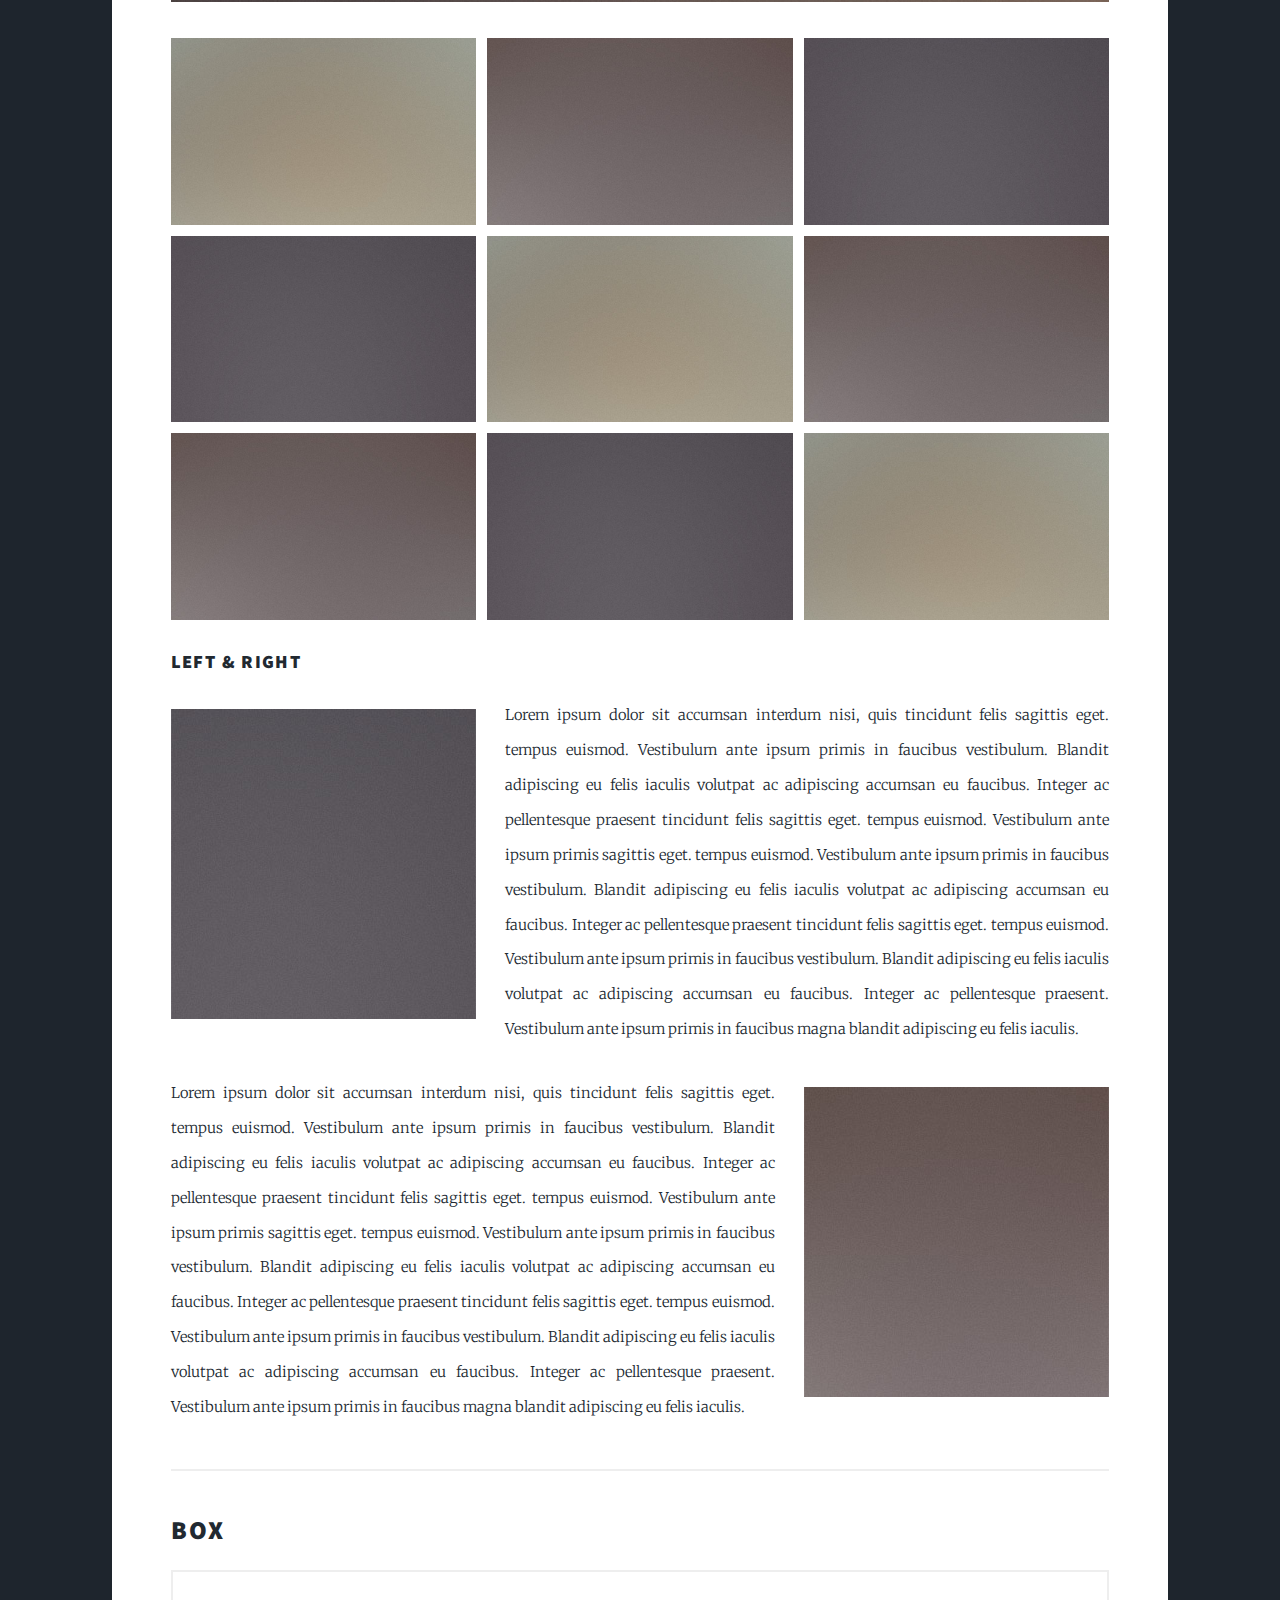
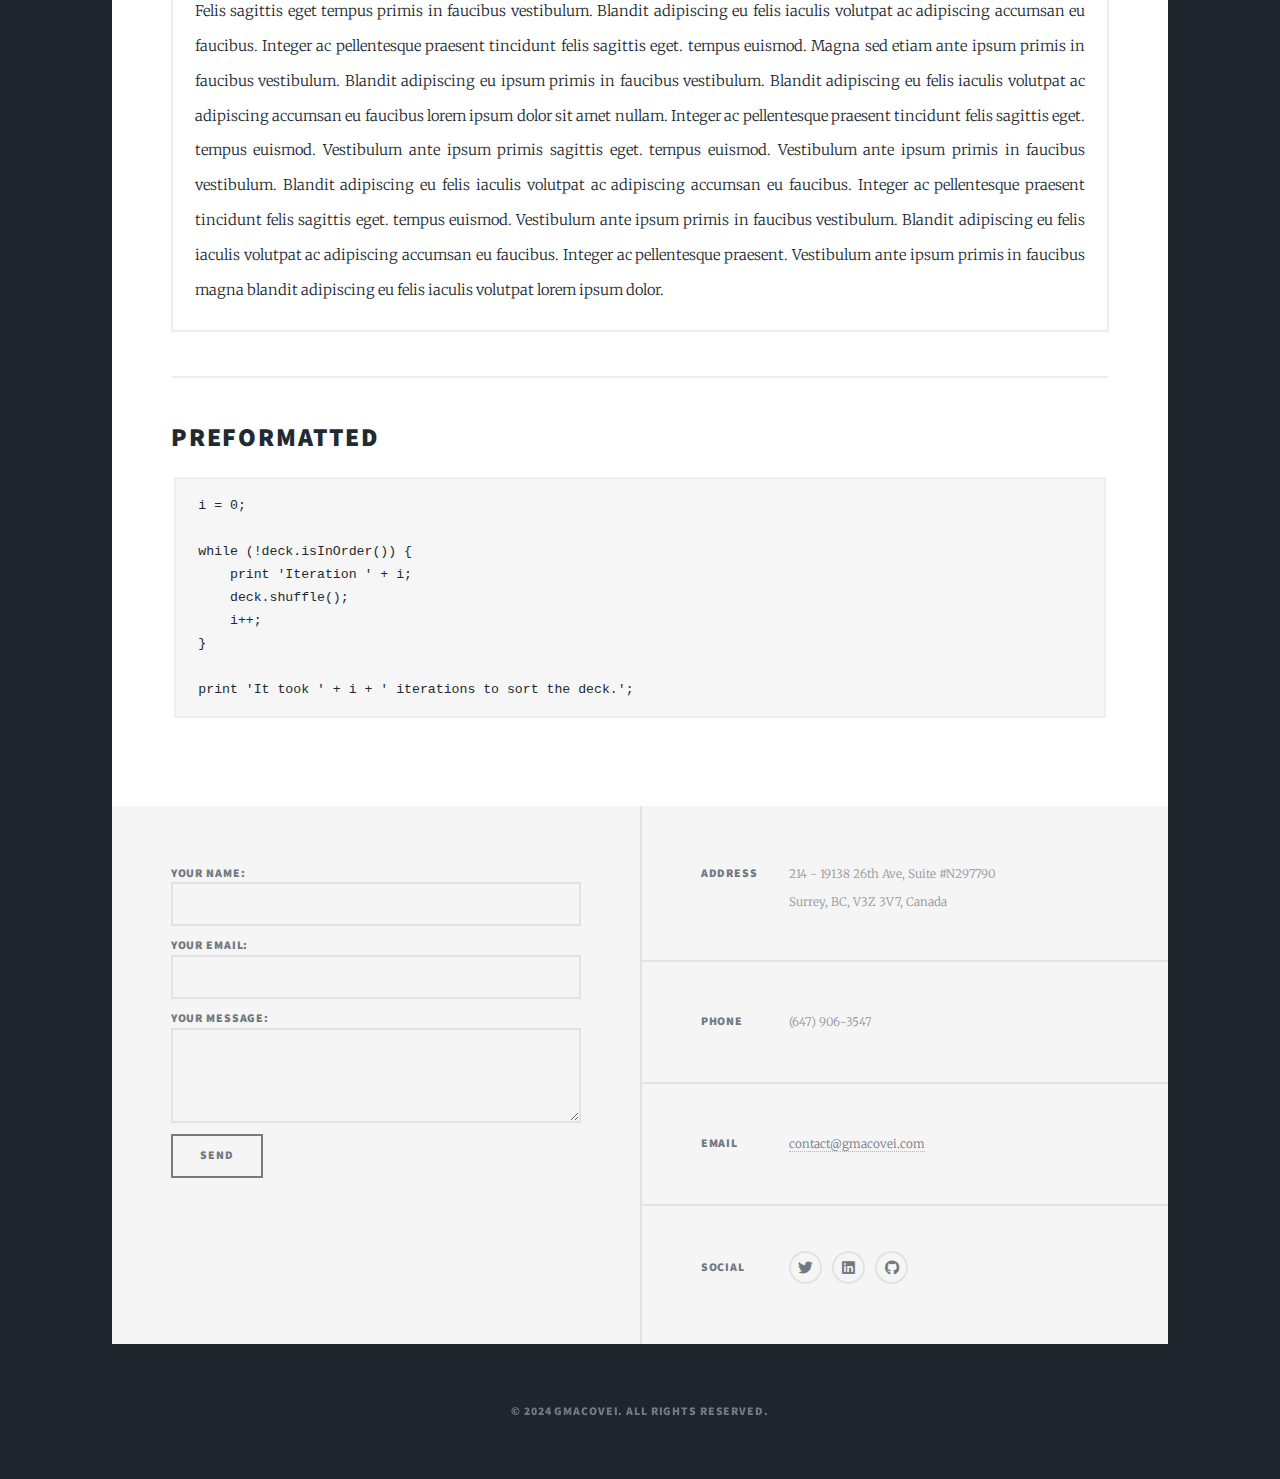
<file: elements.html>
<!DOCTYPE HTML>
<!--
	Massively by HTML5 UP
	html5up.net | @ajlkn
	Free for personal and commercial use under the CCA 3.0 license (html5up.net/license)
-->
<html>
	<head>
		<title>Gabriel Macovei - Resume</title>
		<meta charset="utf-8" />
		<meta name="viewport" content="width=device-width, initial-scale=1, user-scalable=no" />
		<link rel="stylesheet" href="assets/css/main.css" />
		<noscript><link rel="stylesheet" href="assets/css/noscript.css" /></noscript>
	</head>
	<body class="is-preload">

		<!-- Wrapper -->
			<div id="wrapper">

				<!-- Header -->
					<header id="header">
						<a href="index.html" class="logo">Resume</a>
					</header>

				<!-- Nav -->
					<nav id="nav">
						<ul class="links">
							<li><a href="index.html">Portfolio</a></li>
							<li><a href="aboutme.html">About Me</a></li>
							<li><a href="resume.html">Resume</a></li>
							<li class="active"><a href="elements.html">Elements</a></li>
						</ul>
						<ul class="icons">
							<li><a href="https://twitter.com/gabrielma01" class="icon brands fa-twitter"><span class="label">Twitter</span></a></li>
							<li><a href="https://www.linkedin.com/in/gabriel-macovei/" class="icon brands fa-linkedin"><span class="label">LinkedIn</span></a></li>
							<li><a href="https://github.com/GabrielMA1" class="icon brands fa-github"><span class="label">GitHub</span></a></li>
						</ul>
					</nav>

				<!-- Main -->
					<div id="main">

						<!-- Post -->
							<section class="post">
								<header class="major">
									<h1>Elements<br />
									Reference</h1>
								</header>

								<!-- Text stuff -->
									<h2>Text</h2>
									<p>This is <b>bold</b> and this is <strong>strong</strong>. This is <i>italic</i> and this is <em>emphasized</em>.
									This is <sup>superscript</sup> text and this is <sub>subscript</sub> text.
									This is <u>underlined</u> and this is code: <code>for (;;) { ... }</code>.
									Finally, this is a <a href="#">link</a>.</p>
									<hr />
									<h2>Heading Level 2</h2>
									<h3>Heading Level 3</h3>
									<h4>Heading Level 4</h4>
									<h5>Heading Level 5</h5>
									<h6>Heading Level 6</h6>
									<hr />
									<header>
										<h2>Heading with a Subtitle</h2>
										<p>Lorem ipsum dolor sit amet nullam id egestas urna aliquam</p>
									</header>
									<p>Nunc lacinia ante nunc ac lobortis. Interdum adipiscing gravida odio porttitor sem non mi integer non faucibus ornare mi ut ante amet placerat aliquet. Volutpat eu sed ante lacinia sapien lorem accumsan varius montes viverra nibh in adipiscing blandit tempus accumsan.</p>
									<header>
										<h3>Heading with a Subtitle</h3>
										<p>Lorem ipsum dolor sit amet nullam id egestas urna aliquam</p>
									</header>
									<p>Nunc lacinia ante nunc ac lobortis. Interdum adipiscing gravida odio porttitor sem non mi integer non faucibus ornare mi ut ante amet placerat aliquet. Volutpat eu sed ante lacinia sapien lorem accumsan varius montes viverra nibh in adipiscing blandit tempus accumsan.</p>
									<header>
										<h4>Heading with a Subtitle</h4>
										<p>Lorem ipsum dolor sit amet nullam id egestas urna aliquam</p>
									</header>
									<p>Nunc lacinia ante nunc ac lobortis. Interdum adipiscing gravida odio porttitor sem non mi integer non faucibus ornare mi ut ante amet placerat aliquet. Volutpat eu sed ante lacinia sapien lorem accumsan varius montes viverra nibh in adipiscing blandit tempus accumsan.</p>

									<hr />

								<!-- Lists -->
									<h2>Lists</h2>
									<div class="row">
										<div class="col-6 col-12-small">

											<h3>Unordered</h3>
											<ul>
												<li>Dolor pulvinar etiam.</li>
												<li>Sagittis lorem eleifend.</li>
												<li>Felis feugiat dolore viverra.</li>
												<li>Dolor pulvinar etiam.</li>
											</ul>

											<h3>Alternate</h3>
											<ul class="alt">
												<li>Dolor pulvinar etiam etiam.</li>
												<li>Sagittis adipiscing eleifend.</li>
												<li>Felis enim dolore viverra.</li>
												<li>Dolor pulvinar etiam etiam.</li>
											</ul>

										</div>
										<div class="col-6 col-12-small">

											<h3>Ordered</h3>
											<ol>
												<li>Dolor pulvinar etiam.</li>
												<li>Etiam vel felis at viverra.</li>
												<li>Felis enim feugiat magna.</li>
												<li>Etiam vel felis nullam.</li>
												<li>Felis enim et tempus.</li>
											</ol>

											<h3>Icons</h3>
											<ul class="icons">
												<li><a href="#" class="icon brands fa-twitter"><span class="label">Twitter</span></a></li>
												<li><a href="#" class="icon brands fa-facebook-f"><span class="label">Facebook</span></a></li>
												<li><a href="#" class="icon brands fa-instagram"><span class="label">Instagram</span></a></li>
												<li><a href="#" class="icon brands fa-github"><span class="label">Github</span></a></li>
												<li><a href="#" class="icon brands fa-dribbble"><span class="label">Dribbble</span></a></li>
											</ul>
											<ul class="icons alt">
												<li><a href="#" class="icon brands alt fa-twitter"><span class="label">Twitter</span></a></li>
												<li><a href="#" class="icon brands alt fa-facebook-f"><span class="label">Facebook</span></a></li>
												<li><a href="#" class="icon brands alt fa-instagram"><span class="label">Instagram</span></a></li>
												<li><a href="#" class="icon brands alt fa-github"><span class="label">Github</span></a></li>
												<li><a href="#" class="icon brands alt fa-dribbble"><span class="label">Dribbble</span></a></li>
											</ul>

										</div>
									</div>
									<h3>Definition</h3>
									<dl>
										<dt>Item 1</dt>
										<dd>
											<p>Lorem ipsum dolor vestibulum ante ipsum primis in faucibus vestibulum. Blandit adipiscing eu felis iaculis volutpat ac adipiscing accumsan eu faucibus. Integer ac pellentesque praesent.</p>
										</dd>
										<dt>Item 2</dt>
										<dd>
											<p>Lorem ipsum dolor vestibulum ante ipsum primis in faucibus vestibulum. Blandit adipiscing eu felis iaculis volutpat ac adipiscing accumsan eu faucibus. Integer ac pellentesque praesent.</p>
										</dd>
										<dt>Item 3</dt>
										<dd>
											<p>Lorem ipsum dolor vestibulum ante ipsum primis in faucibus vestibulum. Blandit adipiscing eu felis iaculis volutpat ac adipiscing accumsan eu faucibus. Integer ac pellentesque praesent.</p>
										</dd>
									</dl>

									<h3>Actions</h3>
									<ul class="actions">
										<li><a href="#" class="button primary">Primary</a></li>
										<li><a href="#" class="button">Default</a></li>
									</ul>
									<ul class="actions small">
										<li><a href="#" class="button primary small">Small</a></li>
										<li><a href="#" class="button small">Small</a></li>
									</ul>
									<div class="row">
										<div class="col-6 col-12-small">
											<ul class="actions stacked">
												<li><a href="#" class="button primary">Default</a></li>
												<li><a href="#" class="button">Default</a></li>
											</ul>
										</div>
										<div class="col-6 col-12-small">
											<ul class="actions stacked">
												<li><a href="#" class="button primary small">Small</a></li>
												<li><a href="#" class="button small">Small</a></li>
											</ul>
										</div>
									</div>
									<div class="row">
										<div class="col-6 col-12-small">
											<ul class="actions stacked">
												<li><a href="#" class="button primary fit">Default</a></li>
												<li><a href="#" class="button fit">Default</a></li>
											</ul>
										</div>
										<div class="col-6 col-12-small">
											<ul class="actions stacked">
												<li><a href="#" class="button primary small fit">Small</a></li>
												<li><a href="#" class="button small fit">Small</a></li>
											</ul>
										</div>
									</div>

									<hr />

								<!-- Blockquote -->
									<h2>Blockquote</h2>
									<blockquote>Fringilla nisl. Donec accumsan interdum nisi, quis tincidunt felis sagittis eget tempus euismod. Vestibulum ante ipsum primis in faucibus vestibulum. Blandit adipiscing eu felis iaculis volutpat ac adipiscing accumsan faucibus. Vestibulum ante ipsum primis in faucibus vestibulum. Blandit adipiscing eu felis.</blockquote>

									<hr />

								<!-- Table -->
									<h2>Table</h2>

									<h3>Default</h3>
									<div class="table-wrapper">
										<table>
											<thead>
												<tr>
													<th>Name</th>
													<th>Description</th>
													<th>Price</th>
												</tr>
											</thead>
											<tbody>
												<tr>
													<td>Item 1</td>
													<td>Ante turpis integer aliquet porttitor.</td>
													<td>29.99</td>
												</tr>
												<tr>
													<td>Item 2</td>
													<td>Vis ac commodo adipiscing arcu aliquet.</td>
													<td>19.99</td>
												</tr>
												<tr>
													<td>Item 3</td>
													<td> Morbi faucibus arcu accumsan lorem.</td>
													<td>29.99</td>
												</tr>
												<tr>
													<td>Item 4</td>
													<td>Vitae integer tempus condimentum.</td>
													<td>19.99</td>
												</tr>
												<tr>
													<td>Item 5</td>
													<td>Ante turpis integer aliquet porttitor.</td>
													<td>29.99</td>
												</tr>
											</tbody>
											<tfoot>
												<tr>
													<td colspan="2"></td>
													<td>100.00</td>
												</tr>
											</tfoot>
										</table>
									</div>

									<h3>Alternate</h3>
									<div class="table-wrapper">
										<table class="alt">
											<thead>
												<tr>
													<th>Name</th>
													<th>Description</th>
													<th>Price</th>
												</tr>
											</thead>
											<tbody>
												<tr>
													<td>Item 1</td>
													<td>Ante turpis integer aliquet porttitor.</td>
													<td>29.99</td>
												</tr>
												<tr>
													<td>Item 2</td>
													<td>Vis ac commodo adipiscing arcu aliquet.</td>
													<td>19.99</td>
												</tr>
												<tr>
													<td>Item 3</td>
													<td> Morbi faucibus arcu accumsan lorem.</td>
													<td>29.99</td>
												</tr>
												<tr>
													<td>Item 4</td>
													<td>Vitae integer tempus condimentum.</td>
													<td>19.99</td>
												</tr>
												<tr>
													<td>Item 5</td>
													<td>Ante turpis integer aliquet porttitor.</td>
													<td>29.99</td>
												</tr>
											</tbody>
											<tfoot>
												<tr>
													<td colspan="2"></td>
													<td>100.00</td>
												</tr>
											</tfoot>
										</table>
									</div>

									<hr />

								<!-- Buttons -->
									<h2>Buttons</h2>
									<ul class="actions">
										<li><a href="#" class="button primary">Primary</a></li>
										<li><a href="#" class="button">Default</a></li>
									</ul>
									<ul class="actions">
										<li><a href="#" class="button primary large">Large</a></li>
										<li><a href="#" class="button">Default</a></li>
										<li><a href="#" class="button small">Small</a></li>
									</ul>
									<ul class="actions fit">
										<li><a href="#" class="button primary fit">Fit</a></li>
										<li><a href="#" class="button fit">Fit</a></li>
									</ul>
									<ul class="actions fit small">
										<li><a href="#" class="button primary fit small">Fit + Small</a></li>
										<li><a href="#" class="button fit small">Fit + Small</a></li>
									</ul>
									<ul class="actions">
										<li><a href="#" class="button primary icon solid fa-search">Icon</a></li>
										<li><a href="#" class="button icon solid fa-download">Icon</a></li>
									</ul>
									<ul class="actions">
										<li><span class="button primary disabled">Primary</span></li>
										<li><span class="button disabled">Default</span></li>
									</ul>

									<hr />

								<!-- Form -->
									<h2>Form</h2>

									<form method="post" action="#">
										<div class="row gtr-uniform">
											<div class="col-6 col-12-xsmall">
												<input type="text" name="demo-name" id="demo-name" value="" placeholder="Name" />
											</div>
											<div class="col-6 col-12-xsmall">
												<input type="email" name="demo-email" id="demo-email" value="" placeholder="Email" />
											</div>
											<!-- Break -->
											<div class="col-12">
												<select name="demo-category" id="demo-category">
													<option value="">- Category -</option>
													<option value="1">Manufacturing</option>
													<option value="1">Shipping</option>
													<option value="1">Administration</option>
													<option value="1">Human Resources</option>
												</select>
											</div>
											<!-- Break -->
											<div class="col-4 col-12-small">
												<input type="radio" id="demo-priority-low" name="demo-priority" checked>
												<label for="demo-priority-low">Low</label>
											</div>
											<div class="col-4 col-12-small">
												<input type="radio" id="demo-priority-normal" name="demo-priority">
												<label for="demo-priority-normal">Normal</label>
											</div>
											<div class="col-4 col-12-small">
												<input type="radio" id="demo-priority-high" name="demo-priority">
												<label for="demo-priority-high">High</label>
											</div>
											<!-- Break -->
											<div class="col-6 col-12-small">
												<input type="checkbox" id="demo-copy" name="demo-copy">
												<label for="demo-copy">Email me a copy</label>
											</div>
											<div class="col-6 col-12-small">
												<input type="checkbox" id="demo-human" name="demo-human" checked>
												<label for="demo-human">I am a human</label>
											</div>
											<!-- Break -->
											<div class="col-12">
												<textarea name="demo-message" id="demo-message" placeholder="Enter your message" rows="6"></textarea>
											</div>
											<!-- Break -->
											<div class="col-12">
												<ul class="actions">
													<li><input type="submit" value="Send Message" class="primary" /></li>
													<li><input type="reset" value="Reset" /></li>
												</ul>
											</div>
										</div>
									</form>

									<hr />

								<!-- Image -->
									<h2>Image</h2>

									<h3>Fit</h3>
									<span class="image fit"><img src="images/pic01.jpg" alt="" /></span>
									<div class="box alt">
										<div class="row gtr-50 gtr-uniform">
											<div class="col-4"><span class="image fit"><img src="images/pic02.jpg" alt="" /></span></div>
											<div class="col-4"><span class="image fit"><img src="images/pic03.jpg" alt="" /></span></div>
											<div class="col-4"><span class="image fit"><img src="images/pic04.jpg" alt="" /></span></div>
											<!-- Break -->
											<div class="col-4"><span class="image fit"><img src="images/pic04.jpg" alt="" /></span></div>
											<div class="col-4"><span class="image fit"><img src="images/pic02.jpg" alt="" /></span></div>
											<div class="col-4"><span class="image fit"><img src="images/pic03.jpg" alt="" /></span></div>
											<!-- Break -->
											<div class="col-4"><span class="image fit"><img src="images/pic03.jpg" alt="" /></span></div>
											<div class="col-4"><span class="image fit"><img src="images/pic04.jpg" alt="" /></span></div>
											<div class="col-4"><span class="image fit"><img src="images/pic02.jpg" alt="" /></span></div>
										</div>
									</div>

									<h3>Left &amp; Right</h3>
									<p><span class="image left"><img src="images/pic08.jpg" alt="" /></span>Lorem ipsum dolor sit accumsan interdum nisi, quis tincidunt felis sagittis eget. tempus euismod. Vestibulum ante ipsum primis in faucibus vestibulum. Blandit adipiscing eu felis iaculis volutpat ac adipiscing accumsan eu faucibus. Integer ac pellentesque praesent tincidunt felis sagittis eget. tempus euismod. Vestibulum ante ipsum primis sagittis eget. tempus euismod. Vestibulum ante ipsum primis in faucibus vestibulum. Blandit adipiscing eu felis iaculis volutpat ac adipiscing accumsan eu faucibus. Integer ac pellentesque praesent tincidunt felis sagittis eget. tempus euismod. Vestibulum ante ipsum primis in faucibus vestibulum. Blandit adipiscing eu felis iaculis volutpat ac adipiscing accumsan eu faucibus. Integer ac pellentesque praesent. Vestibulum ante ipsum primis in faucibus magna blandit adipiscing eu felis iaculis.</p>
									<p><span class="image right"><img src="images/pic09.jpg" alt="" /></span>Lorem ipsum dolor sit accumsan interdum nisi, quis tincidunt felis sagittis eget. tempus euismod. Vestibulum ante ipsum primis in faucibus vestibulum. Blandit adipiscing eu felis iaculis volutpat ac adipiscing accumsan eu faucibus. Integer ac pellentesque praesent tincidunt felis sagittis eget. tempus euismod. Vestibulum ante ipsum primis sagittis eget. tempus euismod. Vestibulum ante ipsum primis in faucibus vestibulum. Blandit adipiscing eu felis iaculis volutpat ac adipiscing accumsan eu faucibus. Integer ac pellentesque praesent tincidunt felis sagittis eget. tempus euismod. Vestibulum ante ipsum primis in faucibus vestibulum. Blandit adipiscing eu felis iaculis volutpat ac adipiscing accumsan eu faucibus. Integer ac pellentesque praesent. Vestibulum ante ipsum primis in faucibus magna blandit adipiscing eu felis iaculis.</p>

									<hr />

								<!-- Box -->
									<h2>Box</h2>
									<div class="box">
										<p>Felis sagittis eget tempus primis in faucibus vestibulum. Blandit adipiscing eu felis iaculis volutpat ac adipiscing accumsan eu faucibus. Integer ac pellentesque praesent tincidunt felis sagittis eget. tempus euismod. Magna sed etiam ante ipsum primis in faucibus vestibulum. Blandit adipiscing eu ipsum primis in faucibus vestibulum. Blandit adipiscing eu felis iaculis volutpat ac adipiscing accumsan eu faucibus lorem ipsum dolor sit amet nullam. Integer ac pellentesque praesent tincidunt felis sagittis eget. tempus euismod. Vestibulum ante ipsum primis sagittis eget. tempus euismod. Vestibulum ante ipsum primis in faucibus vestibulum. Blandit adipiscing eu felis iaculis volutpat ac adipiscing accumsan eu faucibus. Integer ac pellentesque praesent tincidunt felis sagittis eget. tempus euismod. Vestibulum ante ipsum primis in faucibus vestibulum. Blandit adipiscing eu felis iaculis volutpat ac adipiscing accumsan eu faucibus. Integer ac pellentesque praesent. Vestibulum ante ipsum primis in faucibus magna blandit adipiscing eu felis iaculis volutpat lorem ipsum dolor.</p>
									</div>

									<hr />

								<!-- Preformatted Code -->
									<h2>Preformatted</h2>
									<pre><code>i = 0;

while (!deck.isInOrder()) {
    print 'Iteration ' + i;
    deck.shuffle();
    i++;
}

print 'It took ' + i + ' iterations to sort the deck.';
</code></pre>

							</section>

					</div>

				<!-- Footer -->
				<footer id="footer">
					<section>
						<style>
							/* Styling for the modal */
							.modal {
							  display: none;
							  position: fixed;
							  z-index: 1;
							  left: 0;
							  top: 0;
							  width: 100%;
							  height: 100%;
							  overflow: auto;
							  background-color: rgba(0, 0, 0, 0.5);
							}
						  
							.modal-content {
							  background-color: #fefefe;
							  margin: 15% auto;
							  padding: 20px;
							  border: 1px solid #888;
							  width: 25%; /* Adjusted width */
							  text-align: center;
							  border-radius: 10px;
							}
						  
							/* Close button */
							.close {
							  color: #aaa;
							  float: right;
							  font-size: 28px;
							  font-weight: bold;
							}
						  
							.close:hover,
							.close:focus {
							  color: black;
							  text-decoration: none;
							  cursor: pointer;
							}
						  </style>
						  
						  <!-- Modal -->
						  <div id="successModal" class="modal">
							<!-- Modal content -->
							<div class="modal-content">
							  <span class="close">&times;</span>
							  <p>Your message was sent successfully!</p>
							</div>
						  </div>
						  
						  <!-- Your form -->
						  <form id="myForm" action="https://formspree.io/f/meqyzekp" method="POST">
							<label>
							  Your Name:
							  <input type="text" name="name">
							</label>
							<label>
							  Your Email:
							  <input type="email" name="email">
							</label>
							<label>
							  Your Message:
							  <textarea name="message"></textarea>
							</label>
							<button type="submit">Send</button>
						  </form>
						  
						  <!-- Script for modal behavior -->
						  <script>
							// Function to show the success modal
							function showSuccessModal() {
							  var modal = document.getElementById("successModal");
							  modal.style.display = "block";
						  
							  // Close the modal when the close button is clicked
							  var closeBtn = document.getElementsByClassName("close")[0];
							  closeBtn.onclick = function() {
								modal.style.display = "none";
							  };
						  
							  // Close the modal when clicking outside of it
							  window.onclick = function(event) {
								if (event.target == modal) {
								  modal.style.display = "none";
								}
							  };
							}
						  
							// Form submission handling
							document.getElementById("myForm").addEventListener("submit", function(event) {
							  event.preventDefault();
						  
							  fetch("https://formspree.io/f/meqyzekp", {
								method: "POST",
								body: new FormData(this),
								headers: {
								  "Accept": "application/json"
								}
							  })
							  .then(response => {
								if (!response.ok) {
								  throw new Error("Network response was not ok");
								}
								return response.json();
							  })
							  .then(data => {
								// Show success modal
								showSuccessModal();
								// Optionally, reset the form after successful submission
								document.getElementById("myForm").reset();
							  })
							  .catch(error => {
								console.error("Error:", error);
							  });
							});
						  </script>
						  
						  
						  
					</section>
					<section class="split contact">
						<section class="alt">
							<h3>Address</h3>
							<p>214 - 19138 26th Ave, Suite #N297790<br />
							Surrey, BC, V3Z 3V7, Canada</p>
						</section>
						<section>
							<h3>Phone</h3>
							<p>(647) 906-3547</p>
						</section>
						<section>
							<h3>Email</h3>
							<p><a href="mailto:contact@gmacovei.com">contact@gmacovei.com</a></p>
						</section>
						<section>
							<h3>Social</h3>
							<ul class="icons alt">
								<li><a href="https://twitter.com/gabrielma01" class="icon brands fa-twitter"><span class="label">Twitter</span></a></li>
								<li><a href="https://www.linkedin.com/in/gabriel-macovei/" class="icon brands fa-linkedin"><span class="label">LinkedIn</span></a></li>
								<li><a href="https://github.com/GabrielMA1" class="icon brands fa-github"><span class="label">GitHub</span></a></li>
							</ul>
						</section>
					</section>
				</footer>

				<!-- Copyright -->
				<div id="copyright">
					<ul><li>&copy; 2024 GMACOVEI. All rights reserved.</li></ul>
				</div>

		</div>

		<!-- Scripts -->
			<script src="assets/js/jquery.min.js"></script>
			<script src="assets/js/jquery.scrollex.min.js"></script>
			<script src="assets/js/jquery.scrolly.min.js"></script>
			<script src="assets/js/browser.min.js"></script>
			<script src="assets/js/breakpoints.min.js"></script>
			<script src="assets/js/util.js"></script>
			<script src="assets/js/main.js"></script>

	</body>
</html>
</file>
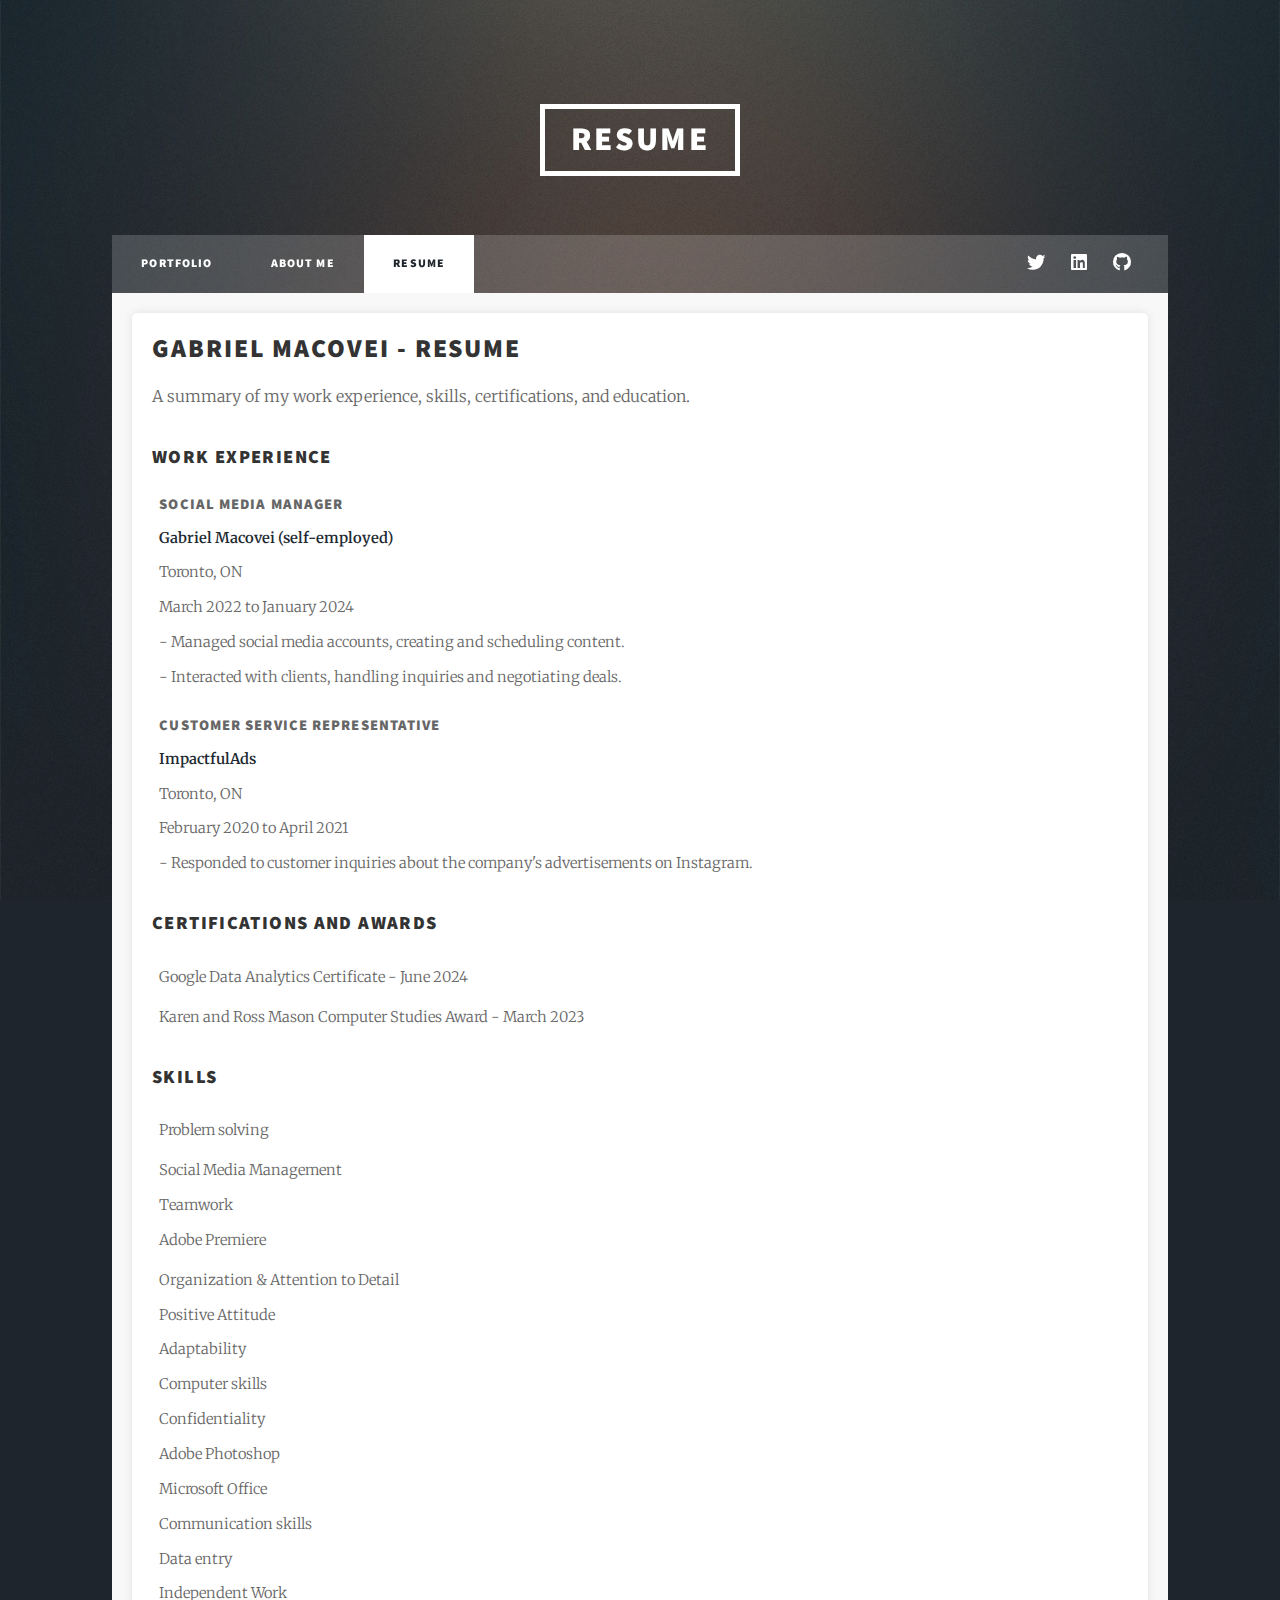
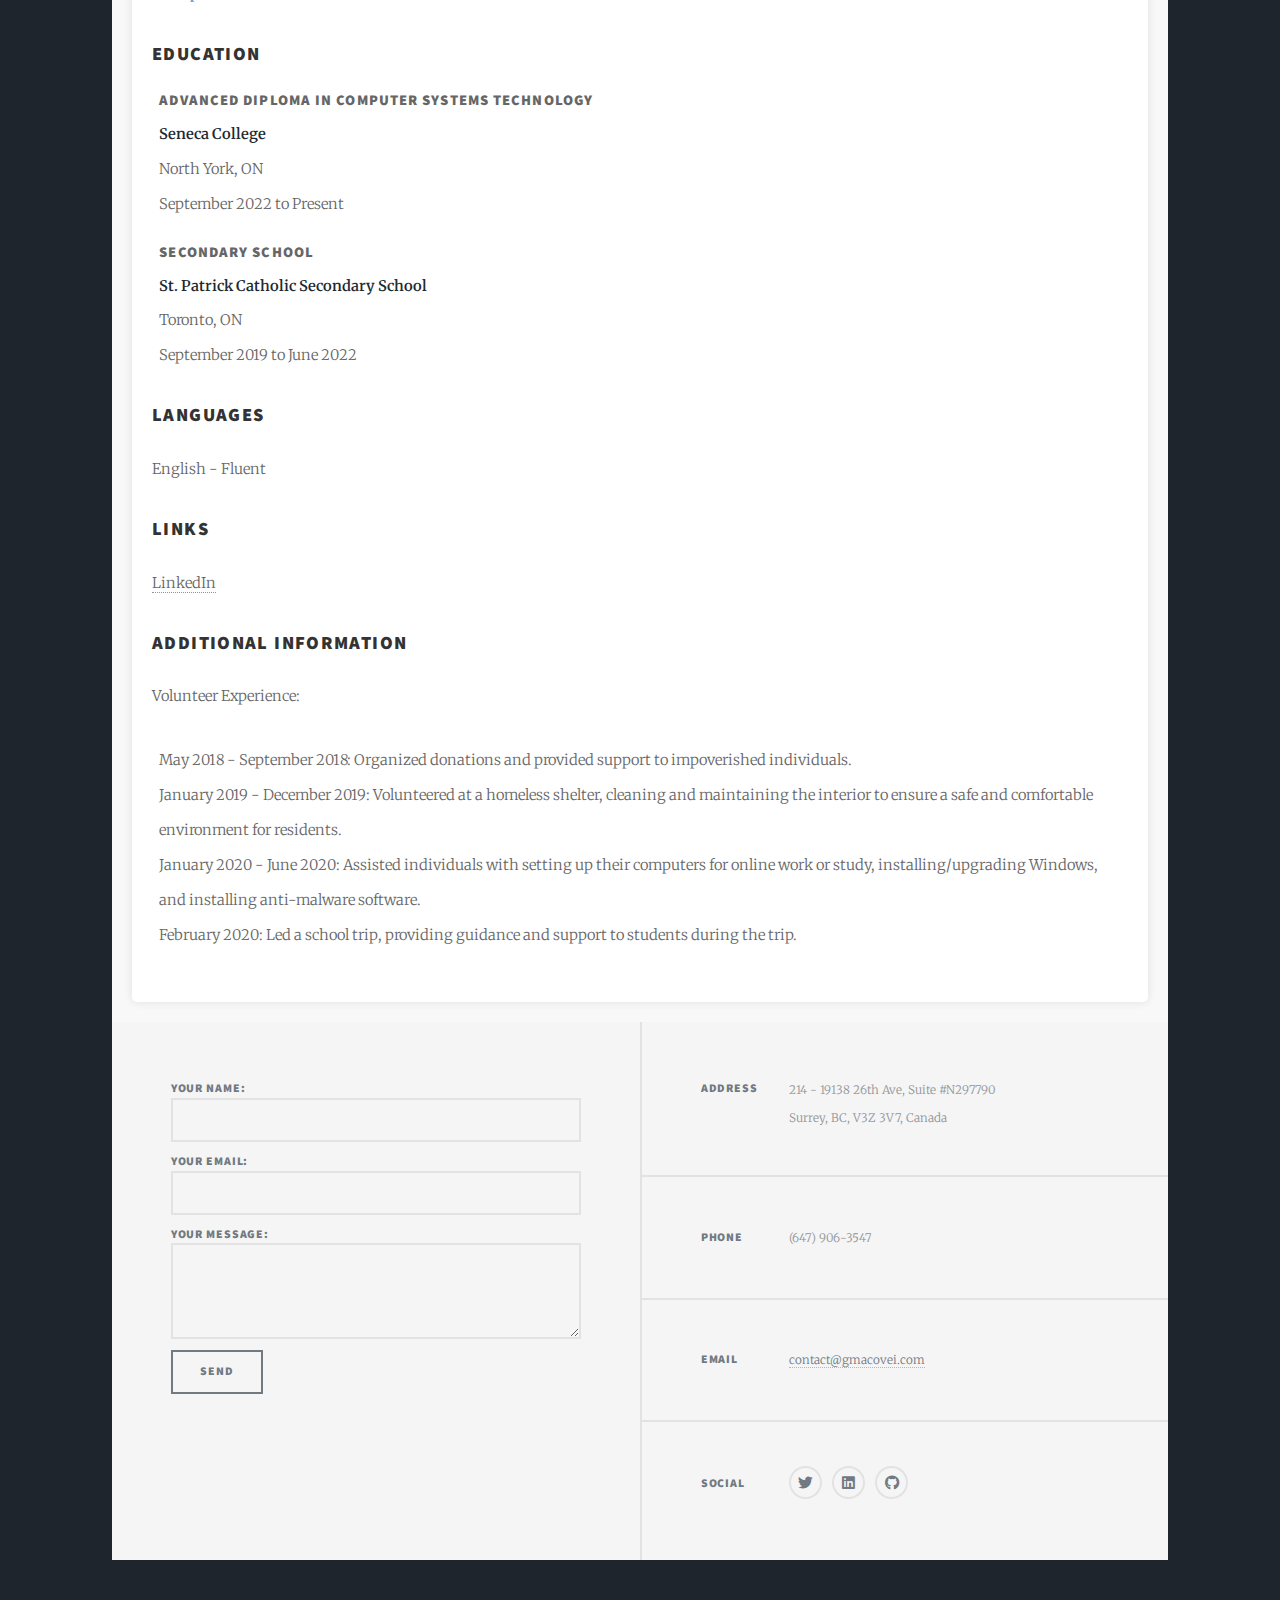
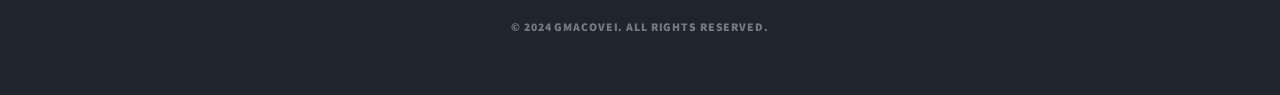
<file: resume.html>
<!DOCTYPE HTML>
<!--
	Massively by HTML5 UP
	html5up.net | @ajlkn
	Free for personal and commercial use under the CCA 3.0 license (html5up.net/license)
-->
<html>
	<head>
		<title>Gabriel Macovei - Resume</title>
		<meta charset="utf-8" />
		<meta name="viewport" content="width=device-width, initial-scale=1, user-scalable=no" />
		<link rel="stylesheet" href="assets/css/main.css" />
		<noscript><link rel="stylesheet" href="assets/css/noscript.css" /></noscript>
		<link rel="icon" type="image/png" href="images/favicon.png"/>
	</head>
	
	<body class="is-preload">

		<!-- Wrapper -->
			<div id="wrapper">

				<!-- Header -->
					<header id="header">
						<a href="./resume" class="logo">Resume</a>
					</header>

				<!-- Nav -->
					<nav id="nav">
						<ul class="links">
							<li><a href="./">Portfolio</a></li>
							<li><a href="./about">About Me</a></li>
							<li class="active"><a href="./resume">Resume</a></li>

						</ul>
						<ul class="icons">
							<li><a href="https://twitter.com/gabrielma01" target="_blank" class="icon brands fa-twitter"><span class="label">Twitter</span></a></li>
							<li><a href="https://www.linkedin.com/in/gabriel-macovei/" target="_blank" class="icon brands fa-linkedin"><span class="label">LinkedIn</span></a></li>
							<li><a href="https://github.com/GabrielMA1" target="_blank" class="icon brands fa-github"><span class="label">GitHub</span></a></li>
						</ul>
					</nav>

<!-- Main -->
<div id="main" style="padding: 20px; background-color: #f8f8f8;">
    <!-- Post -->
    <article class="post" style="background-color: #ffffff; padding: 20px; border-radius: 5px; box-shadow: 0 0 10px rgba(0, 0, 0, 0.1);">
        <header>
            <div class="title">
                <h2 style="margin-bottom: 10px;"><a href="#" style="color: #333333; text-decoration: none;">Gabriel Macovei - Resume</a></h2>
                <p style="color: #666666; font-size: 16px;">A summary of my work experience, skills, certifications, and education.</p>
            </div>
        </header>
        
        <section style="margin-top: 20px;">
            <h3 style="color: #333333;">Work Experience</h3>
            <ul class="experience-list" style="list-style-type: none; padding-left: 0;">
                <li style="margin-bottom: 20px;">
                    <h4 style="color: #666666; margin-bottom: 5px;">Social Media Manager</h4>
                    <p style="color: #666666; margin-bottom: 5px;"><strong>Gabriel Macovei (self-employed)</strong><br>
                    Toronto, ON <br>
                    March 2022 to January 2024 <br>
                    - Managed social media accounts, creating and scheduling content. <br>
                    - Interacted with clients, handling inquiries and negotiating deals.</p>
                </li>
                <li>
                    <h4 style="color: #666666; margin-bottom: 5px;">Customer Service Representative</h4>
                    <p style="color: #666666; margin-bottom: 5px;"><strong>ImpactfulAds</strong><br>
                    Toronto, ON <br>
                    February 2020 to April 2021 <br>
                    - Responded to customer inquiries about the company's advertisements on Instagram.</p>
                </li>
            </ul>
        </section>
        
        <section>
            <h3 style="color: #333333;">Certifications and Awards</h3>
            <ul class="certifications-list" style="list-style-type: none; padding-left: 0;">
                <li style="color: #666666; margin-bottom: 5px;">Google Data Analytics Certificate - June 2024</li>
                <li style="color: #666666;">Karen and Ross Mason Computer Studies Award - March 2023</li>
            </ul>
        </section>

        <section>
            <h3 style="color: #333333;">Skills</h3>
            <ul class="skills-list" style="list-style-type: none; padding-left: 0;">
                <li style="color: #666666; margin-bottom: 5px;">Problem solving</li>
				<li style="color: #666666;">Social Media Management</li>
                <li style="color: #666666;">Teamwork</li>
				<li style="color: #666666; margin-bottom: 5px;">Adobe Premiere</li>
				<li style="color: #666666;">Organization & Attention to Detail</li>
				<li style="color: #666666;">Positive Attitude</li>
				<li style="color: #666666;">Adaptability</li>
				<li style="color: #666666;">Computer skills</li>
				<li style="color: #666666;">Confidentiality</li>
				<li style="color: #666666;">Adobe Photoshop</li>
				<li style="color: #666666;">Microsoft Office</li>
				<li style="color: #666666;">Communication skills</li>
				<li style="color: #666666;">Data entry</li>
				<li style="color: #666666;">Independent Work</li>


                <!-- Add more skills as needed -->
            </ul>
        </section>
        
        <section>
            <h3 style="color: #333333;">Education</h3>
            <ul class="education-list" style="list-style-type: none; padding-left: 0;">
                <li style="margin-bottom: 20px;">
                    <h4 style="color: #666666; margin-bottom: 5px;">Advanced Diploma in Computer Systems Technology</h4>
                    <p style="color: #666666; margin-bottom: 5px;"><strong>Seneca College</strong><br>
                    North York, ON <br>
                    September 2022 to Present</p>
                </li>
                <li>
                    <h4 style="color: #666666; margin-bottom: 5px;">Secondary School</h4>
                    <p style="color: #666666; margin-bottom: 5px;"><strong>St. Patrick Catholic Secondary School</strong><br>
                    Toronto, ON <br>
                    September 2019 to June 2022</p>
                </li>
            </ul>
        </section>

        <section>
            <h3 style="color: #333333;">Languages</h3>
            <p style="color: #666666;">English - Fluent</p>
        </section>
        
        <section>
            <h3 style="color: #333333;">Links</h3>
            <p style="color: #666666;"><a href="https://www.linkedin.com/in/gabriel-macovei/" target="_blank" style="color: #666666; text-decoration: none;">LinkedIn</a></p>


        </section>
        
        <section>
            <h3 style="color: #333333;">Additional Information</h3>
            <p style="color: #666666;">Volunteer Experience:</p>
            <ul class="volunteer-list" style="list-style-type: none; padding-left: 0;">
                <li style="color: #666666;">May 2018 - September 2018: Organized donations and provided support to impoverished individuals.</li>
				<li style="color: #666666;">January 2019 - December 2019: Volunteered at a homeless shelter, cleaning and maintaining the interior to ensure a safe and comfortable environment for residents.</li>
				<li style="color: #666666;">January 2020 - June 2020: Assisted individuals with setting up their computers for online work or study, installing/upgrading Windows, and installing anti-malware software.</li>
				<li style="color: #666666;">February 2020: Led a school trip, providing guidance and support to students during the trip.</li>
                <!-- Add more volunteer experiences as needed -->
            </ul>
        </section>
    </article>
</div>




				<!-- Footer -->
				<footer id="footer">
					<section>
						<style>
							/* Styling for the modal */
							.modal {
							  display: none;
							  position: fixed;
							  z-index: 1;
							  left: 0;
							  top: 0;
							  width: 100%;
							  height: 100%;
							  overflow: auto;
							  background-color: rgba(0, 0, 0, 0.5);
							}
						  
							.modal-content {
							  background-color: #fefefe;
							  margin: 15% auto;
							  padding: 20px;
							  border: 1px solid #888;
							  width: 25%; /* Adjusted width */
							  text-align: center;
							  border-radius: 10px;
							}
						  
							/* Close button */
							.close {
							  color: #aaa;
							  float: right;
							  font-size: 28px;
							  font-weight: bold;
							}
						  
							.close:hover,
							.close:focus {
							  color: black;
							  text-decoration: none;
							  cursor: pointer;
							}
						  </style>
						  
						  <!-- Modal -->
						  <div id="successModal" class="modal">
							<!-- Modal content -->
							<div class="modal-content">
							  <span class="close">&times;</span>
							  <p>Your message was sent successfully!</p>
							</div>
						  </div>
						  
						  <!-- Your form -->
						  <form id="myForm" action="https://formspree.io/f/meqyzekp" method="POST">
							<label>
							  Your Name:
							  <input type="text" name="name">
							</label>
							<label>
							  Your Email:
							  <input type="email" name="email">
							</label>
							<label>
							  Your Message:
							  <textarea name="message"></textarea>
							</label>
							<button type="submit">Send</button>
						  </form>
						  
						  <!-- Script for modal behavior -->
						  <script>
							// Function to show the success modal
							function showSuccessModal() {
							  var modal = document.getElementById("successModal");
							  modal.style.display = "block";
						  
							  // Close the modal when the close button is clicked
							  var closeBtn = document.getElementsByClassName("close")[0];
							  closeBtn.onclick = function() {
								modal.style.display = "none";
							  };
						  
							  // Close the modal when clicking outside of it
							  window.onclick = function(event) {
								if (event.target == modal) {
								  modal.style.display = "none";
								}
							  };
							}
						  
							// Form submission handling
							document.getElementById("myForm").addEventListener("submit", function(event) {
							  event.preventDefault();
						  
							  fetch("https://formspree.io/f/meqyzekp", {
								method: "POST",
								body: new FormData(this),
								headers: {
								  "Accept": "application/json"
								}
							  })
							  .then(response => {
								if (!response.ok) {
								  throw new Error("Network response was not ok");
								}
								return response.json();
							  })
							  .then(data => {
								// Show success modal
								showSuccessModal();
								// Optionally, reset the form after successful submission
								document.getElementById("myForm").reset();
							  })
							  .catch(error => {
								console.error("Error:", error);
							  });
							});
						  </script>
						  
						  
						  
					</section>
					<section class="split contact">
						<section class="alt">
							<h3>Address</h3>
							<p>214 - 19138 26th Ave, Suite #N297790<br />
							Surrey, BC, V3Z 3V7, Canada</p>
						</section>
						<section>
							<h3>Phone</h3>
							<p>(647) 906-3547</p>
						</section>
						<section>
							<h3>Email</h3>
							<p><a href="mailto:contact@gmacovei.com" target="_blank">contact@gmacovei.com</a></p>
						</section>
						<section>
							<h3>Social</h3>
							<ul class="icons alt">
								<li><a href="https://twitter.com/gabrielma01" target="_blank" class="icon brands fa-twitter"><span class="label">Twitter</span></a></li>
								<li><a href="https://www.linkedin.com/in/gabriel-macovei/" target="_blank" class="icon brands fa-linkedin"><span class="label">LinkedIn</span></a></li>
								<li><a href="https://github.com/GabrielMA1" target="_blank" class="icon brands fa-github"><span class="label">GitHub</span></a></li>
							</ul>
						</section>
					</section>
				</footer>

				<!-- Copyright -->
				<div id="copyright">
					<ul><li>&copy; 2024 GMACOVEI. All rights reserved.</li></ul>
				</div>

		</div>

		<!-- Scripts -->
			<script src="assets/js/jquery.min.js"></script>
			<script src="assets/js/jquery.scrollex.min.js"></script>
			<script src="assets/js/jquery.scrolly.min.js"></script>
			<script src="assets/js/browser.min.js"></script>
			<script src="assets/js/breakpoints.min.js"></script>
			<script src="assets/js/util.js"></script>
			<script src="assets/js/main.js"></script>

	</body>
</html>
</file>
<file: assets/css/main.css>
@import url(fontawesome-all.min.css);
@import url("https://fonts.googleapis.com/css?family=Merriweather:300,700,300italic,700italic|Source+Sans+Pro:900");

/*
	Massively by HTML5 UP
	html5up.net | @ajlkn
	Free for personal and commercial use under the CCA 3.0 license (html5up.net/license)
*/

html, body, div, span, applet, object,
iframe, h1, h2, h3, h4, h5, h6, p, blockquote,
pre, a, abbr, acronym, address, big, cite,
code, del, dfn, em, img, ins, kbd, q, s, samp,
small, strike, strong, sub, sup, tt, var, b,
u, i, center, dl, dt, dd, ol, ul, li, fieldset,
form, label, legend, table, caption, tbody,
tfoot, thead, tr, th, td, article, aside,
canvas, details, embed, figure, figcaption,
footer, header, hgroup, menu, nav, output, ruby,
section, summary, time, mark, audio, video {
	margin: 0;
	padding: 0;
	border: 0;
	font-size: 100%;
	font: inherit;
	vertical-align: baseline;}

article, aside, details, figcaption, figure,
footer, header, hgroup, menu, nav, section {
	display: block;}

body {
	line-height: 1;
}

ol, ul {
	list-style: none;
}

blockquote, q {
	quotes: none;
}

	blockquote:before, blockquote:after, q:before, q:after {
		content: '';
		content: none;
	}

table {
	border-collapse: collapse;
	border-spacing: 0;
}

body {
	-webkit-text-size-adjust: none;
}

mark {
	background-color: transparent;
	color: inherit;
}

input::-moz-focus-inner {
	border: 0;
	padding: 0;
}

input, select, textarea {
	-moz-appearance: none;
	-webkit-appearance: none;
	-ms-appearance: none;
	appearance: none;
}

/* Basic */

	@-ms-viewport {
		width: device-width;
	}

	body {
		-ms-overflow-style: scrollbar;
	}

	@media screen and (max-width: 480px) {

		html, body {
			min-width: 320px;
		}

	}

	html {
		box-sizing: border-box;
	}

	*, *:before, *:after {
		box-sizing: inherit;
	}

	body {
		background-color: #1e252d;
	}

		body.is-preload *, body.is-preload *:before, body.is-preload *:after {
			-moz-animation: none !important;
			-webkit-animation: none !important;
			-ms-animation: none !important;
			animation: none !important;
			-moz-transition: none !important;
			-webkit-transition: none !important;
			-ms-transition: none !important;
			transition: none !important;
		}

/* Type */

	html {
		font-size: 16pt;
	}

		@media screen and (max-width: 1680px) {

			html {
				font-size: 12pt;
			}

		}

		@media screen and (max-width: 1280px) {

			html {
				font-size: 11pt;
			}

		}

		@media screen and (max-width: 360px) {

			html {
				font-size: 10pt;
			}

		}

	body {
		color: #212931;
	}

	body, input, select, textarea {
		font-family: "Merriweather", Georgia, serif;
		font-weight: 300;
		font-size: 1rem;
		line-height: 2.375;
	}

	a {
		-moz-transition: color 0.2s ease-in-out, background-color 0.2s ease-in-out, border-color 0.2s ease-in-out, box-shadow 0.2s ease-in-out;
		-webkit-transition: color 0.2s ease-in-out, background-color 0.2s ease-in-out, border-color 0.2s ease-in-out, box-shadow 0.2s ease-in-out;
		-ms-transition: color 0.2s ease-in-out, background-color 0.2s ease-in-out, border-color 0.2s ease-in-out, box-shadow 0.2s ease-in-out;
		transition: color 0.2s ease-in-out, background-color 0.2s ease-in-out, border-color 0.2s ease-in-out, box-shadow 0.2s ease-in-out;
		border-bottom: dotted 1px;
		text-decoration: none;
	}

		a:hover {
			border-bottom-color: transparent;
		}

	strong, b {
		font-weight: 600;
	}

	em, i {
		font-style: italic;
	}

	p {
		text-align: justify;
		margin: 0 0 2rem 0;
	}

	h1, h2, h3, h4, h5, h6 {
		font-family: "Source Sans Pro", Helvetica, sans-serif;
		font-weight: 900;
		line-height: 1.5;
		letter-spacing: 0.075em;
		text-transform: uppercase;
		margin: 0 0 1rem 0;
	}

		h1 a, h2 a, h3 a, h4 a, h5 a, h6 a {
			border-bottom: 0;
			color: inherit;
			text-decoration: none;
		}

	h1 {
		font-size: 4rem;
		line-height: 1.1;
		margin: 0 0 2rem 0;
	}

	h2 {
		font-size: 1.75rem;
		line-height: 1.3;
		margin: 0 0 1.5rem 0;
	}

	h3 {
		font-size: 1.25rem;
		margin: 0 0 1.5rem 0;
	}

	h4 {
		font-size: 1rem;
	}

	h5 {
		font-size: 0.9rem;
	}

	h6 {
		font-size: 0.8rem;
	}

	sub {
		font-size: 0.8rem;
		position: relative;
		top: 0.5rem;
	}

	sup {
		font-size: 0.8rem;
		position: relative;
		top: -0.5rem;
	}

	blockquote {
		border-left: solid 4px;
		font-style: italic;
		margin: 0 0 2rem 0;
		padding: 0.5rem 0 0.5rem 2rem;
	}

	code {
		border: solid 2px;
		font-family: "Courier New", monospace;
		font-size: 0.9rem;
		margin: 0 0.25rem;
		padding: 0.25rem 0.65rem;
	}

	pre {
		-webkit-overflow-scrolling: touch;
		font-family: "Courier New", monospace;
		font-size: 0.9rem;
		margin: 0 0 2rem 0;
	}

		pre code {
			display: block;
			line-height: 1.75;
			padding: 1rem 1.5rem;
			overflow-x: auto;
		}

	hr {
		border: 0;
		border-bottom: solid 2px;
		margin: 3rem 0;
	}

		hr.major {
			margin: 5rem 0;
		}

	.align-left {
		text-align: left;
	}

	.align-center {
		text-align: center;
	}

	.align-right {
		text-align: right;
	}

	input, select, textarea {
		color: #212931;
	}

	a {
		color: #212931;
		border-bottom-color: rgba(33, 41, 49, 0.5);
	}

		a:hover {
			border-bottom-color: transparent;
			color: #18bfef !important;
		}

	strong, b {
		color: #212931;
	}

	h1, h2, h3, h4, h5, h6 {
		color: #212931;
	}

	blockquote {
		border-left-color: #eeeeee;
	}

	code {
		background: rgba(220, 220, 220, 0.25);
		border-color: #eeeeee;
	}

	hr {
		border-bottom-color: #eeeeee;
	}

/* Row */

	.row {
		display: flex;
		flex-wrap: wrap;
		box-sizing: border-box;
		align-items: stretch;
	}

		.row > * {
			box-sizing: border-box;
		}

		.row.gtr-uniform > * > :last-child {
			margin-bottom: 0;
		}

		.row.aln-left {
			justify-content: flex-start;
		}

		.row.aln-center {
			justify-content: center;
		}

		.row.aln-right {
			justify-content: flex-end;
		}

		.row.aln-top {
			align-items: flex-start;
		}

		.row.aln-middle {
			align-items: center;
		}

		.row.aln-bottom {
			align-items: flex-end;
		}

		.row > .imp {
			order: -1;
		}

		.row > .col-1 {
			width: 8.33333%;
		}

		.row > .off-1 {
			margin-left: 8.33333%;
		}

		.row > .col-2 {
			width: 16.66667%;
		}

		.row > .off-2 {
			margin-left: 16.66667%;
		}

		.row > .col-3 {
			width: 25%;
		}

		.row > .off-3 {
			margin-left: 25%;
		}

		.row > .col-4 {
			width: 33.33333%;
		}

		.row > .off-4 {
			margin-left: 33.33333%;
		}

		.row > .col-5 {
			width: 41.66667%;
		}

		.row > .off-5 {
			margin-left: 41.66667%;
		}

		.row > .col-6 {
			width: 50%;
		}

		.row > .off-6 {
			margin-left: 50%;
		}

		.row > .col-7 {
			width: 58.33333%;
		}

		.row > .off-7 {
			margin-left: 58.33333%;
		}

		.row > .col-8 {
			width: 66.66667%;
		}

		.row > .off-8 {
			margin-left: 66.66667%;
		}

		.row > .col-9 {
			width: 75%;
		}

		.row > .off-9 {
			margin-left: 75%;
		}

		.row > .col-10 {
			width: 83.33333%;
		}

		.row > .off-10 {
			margin-left: 83.33333%;
		}

		.row > .col-11 {
			width: 91.66667%;
		}

		.row > .off-11 {
			margin-left: 91.66667%;
		}

		.row > .col-12 {
			width: 100%;
		}

		.row > .off-12 {
			margin-left: 100%;
		}

		.row.gtr-0 {
			margin-top: 0;
			margin-left: 0rem;
		}

			.row.gtr-0 > * {
				padding: 0 0 0 0rem;
			}

			.row.gtr-0.gtr-uniform {
				margin-top: 0rem;
			}

				.row.gtr-0.gtr-uniform > * {
					padding-top: 0rem;
				}

		.row.gtr-25 {
			margin-top: 0;
			margin-left: -0.375rem;
		}

			.row.gtr-25 > * {
				padding: 0 0 0 0.375rem;
			}

			.row.gtr-25.gtr-uniform {
				margin-top: -0.375rem;
			}

				.row.gtr-25.gtr-uniform > * {
					padding-top: 0.375rem;
				}

		.row.gtr-50 {
			margin-top: 0;
			margin-left: -0.75rem;
		}

			.row.gtr-50 > * {
				padding: 0 0 0 0.75rem;
			}

			.row.gtr-50.gtr-uniform {
				margin-top: -0.75rem;
			}

				.row.gtr-50.gtr-uniform > * {
					padding-top: 0.75rem;
				}

		.row {
			margin-top: 0;
			margin-left: -1.5rem;
		}

			.row > * {
				padding: 0 0 0 1.5rem;
			}

			.row.gtr-uniform {
				margin-top: -1.5rem;
			}

				.row.gtr-uniform > * {
					padding-top: 1.5rem;
				}

		.row.gtr-150 {
			margin-top: 0;
			margin-left: -2.25rem;
		}

			.row.gtr-150 > * {
				padding: 0 0 0 2.25rem;
			}

			.row.gtr-150.gtr-uniform {
				margin-top: -2.25rem;
			}

				.row.gtr-150.gtr-uniform > * {
					padding-top: 2.25rem;
				}

		.row.gtr-200 {
			margin-top: 0;
			margin-left: -3rem;
		}

			.row.gtr-200 > * {
				padding: 0 0 0 3rem;
			}

			.row.gtr-200.gtr-uniform {
				margin-top: -3rem;
			}

				.row.gtr-200.gtr-uniform > * {
					padding-top: 3rem;
				}

		@media screen and (max-width: 1680px) {

			.row {
				display: flex;
				flex-wrap: wrap;
				box-sizing: border-box;
				align-items: stretch;
			}

				.row > * {
					box-sizing: border-box;
				}

				.row.gtr-uniform > * > :last-child {
					margin-bottom: 0;
				}

				.row.aln-left {
					justify-content: flex-start;
				}

				.row.aln-center {
					justify-content: center;
				}

				.row.aln-right {
					justify-content: flex-end;
				}

				.row.aln-top {
					align-items: flex-start;
				}

				.row.aln-middle {
					align-items: center;
				}

				.row.aln-bottom {
					align-items: flex-end;
				}

				.row > .imp-xlarge {
					order: -1;
				}

				.row > .col-1-xlarge {
					width: 8.33333%;
				}

				.row > .off-1-xlarge {
					margin-left: 8.33333%;
				}

				.row > .col-2-xlarge {
					width: 16.66667%;
				}

				.row > .off-2-xlarge {
					margin-left: 16.66667%;
				}

				.row > .col-3-xlarge {
					width: 25%;
				}

				.row > .off-3-xlarge {
					margin-left: 25%;
				}

				.row > .col-4-xlarge {
					width: 33.33333%;
				}

				.row > .off-4-xlarge {
					margin-left: 33.33333%;
				}

				.row > .col-5-xlarge {
					width: 41.66667%;
				}

				.row > .off-5-xlarge {
					margin-left: 41.66667%;
				}

				.row > .col-6-xlarge {
					width: 50%;
				}

				.row > .off-6-xlarge {
					margin-left: 50%;
				}

				.row > .col-7-xlarge {
					width: 58.33333%;
				}

				.row > .off-7-xlarge {
					margin-left: 58.33333%;
				}

				.row > .col-8-xlarge {
					width: 66.66667%;
				}

				.row > .off-8-xlarge {
					margin-left: 66.66667%;
				}

				.row > .col-9-xlarge {
					width: 75%;
				}

				.row > .off-9-xlarge {
					margin-left: 75%;
				}

				.row > .col-10-xlarge {
					width: 83.33333%;
				}

				.row > .off-10-xlarge {
					margin-left: 83.33333%;
				}

				.row > .col-11-xlarge {
					width: 91.66667%;
				}

				.row > .off-11-xlarge {
					margin-left: 91.66667%;
				}

				.row > .col-12-xlarge {
					width: 100%;
				}

				.row > .off-12-xlarge {
					margin-left: 100%;
				}

				.row.gtr-0 {
					margin-top: 0;
					margin-left: 0rem;
				}

					.row.gtr-0 > * {
						padding: 0 0 0 0rem;
					}

					.row.gtr-0.gtr-uniform {
						margin-top: 0rem;
					}

						.row.gtr-0.gtr-uniform > * {
							padding-top: 0rem;
						}

				.row.gtr-25 {
					margin-top: 0;
					margin-left: -0.375rem;
				}

					.row.gtr-25 > * {
						padding: 0 0 0 0.375rem;
					}

					.row.gtr-25.gtr-uniform {
						margin-top: -0.375rem;
					}

						.row.gtr-25.gtr-uniform > * {
							padding-top: 0.375rem;
						}

				.row.gtr-50 {
					margin-top: 0;
					margin-left: -0.75rem;
				}

					.row.gtr-50 > * {
						padding: 0 0 0 0.75rem;
					}

					.row.gtr-50.gtr-uniform {
						margin-top: -0.75rem;
					}

						.row.gtr-50.gtr-uniform > * {
							padding-top: 0.75rem;
						}

				.row {
					margin-top: 0;
					margin-left: -1.5rem;
				}

					.row > * {
						padding: 0 0 0 1.5rem;
					}

					.row.gtr-uniform {
						margin-top: -1.5rem;
					}

						.row.gtr-uniform > * {
							padding-top: 1.5rem;
						}

				.row.gtr-150 {
					margin-top: 0;
					margin-left: -2.25rem;
				}

					.row.gtr-150 > * {
						padding: 0 0 0 2.25rem;
					}

					.row.gtr-150.gtr-uniform {
						margin-top: -2.25rem;
					}

						.row.gtr-150.gtr-uniform > * {
							padding-top: 2.25rem;
						}

				.row.gtr-200 {
					margin-top: 0;
					margin-left: -3rem;
				}

					.row.gtr-200 > * {
						padding: 0 0 0 3rem;
					}

					.row.gtr-200.gtr-uniform {
						margin-top: -3rem;
					}

						.row.gtr-200.gtr-uniform > * {
							padding-top: 3rem;
						}

		}

		@media screen and (max-width: 1280px) {

			.row {
				display: flex;
				flex-wrap: wrap;
				box-sizing: border-box;
				align-items: stretch;
			}

				.row > * {
					box-sizing: border-box;
				}

				.row.gtr-uniform > * > :last-child {
					margin-bottom: 0;
				}

				.row.aln-left {
					justify-content: flex-start;
				}

				.row.aln-center {
					justify-content: center;
				}

				.row.aln-right {
					justify-content: flex-end;
				}

				.row.aln-top {
					align-items: flex-start;
				}

				.row.aln-middle {
					align-items: center;
				}

				.row.aln-bottom {
					align-items: flex-end;
				}

				.row > .imp-large {
					order: -1;
				}

				.row > .col-1-large {
					width: 8.33333%;
				}

				.row > .off-1-large {
					margin-left: 8.33333%;
				}

				.row > .col-2-large {
					width: 16.66667%;
				}

				.row > .off-2-large {
					margin-left: 16.66667%;
				}

				.row > .col-3-large {
					width: 25%;
				}

				.row > .off-3-large {
					margin-left: 25%;
				}

				.row > .col-4-large {
					width: 33.33333%;
				}

				.row > .off-4-large {
					margin-left: 33.33333%;
				}

				.row > .col-5-large {
					width: 41.66667%;
				}

				.row > .off-5-large {
					margin-left: 41.66667%;
				}

				.row > .col-6-large {
					width: 50%;
				}

				.row > .off-6-large {
					margin-left: 50%;
				}

				.row > .col-7-large {
					width: 58.33333%;
				}

				.row > .off-7-large {
					margin-left: 58.33333%;
				}

				.row > .col-8-large {
					width: 66.66667%;
				}

				.row > .off-8-large {
					margin-left: 66.66667%;
				}

				.row > .col-9-large {
					width: 75%;
				}

				.row > .off-9-large {
					margin-left: 75%;
				}

				.row > .col-10-large {
					width: 83.33333%;
				}

				.row > .off-10-large {
					margin-left: 83.33333%;
				}

				.row > .col-11-large {
					width: 91.66667%;
				}

				.row > .off-11-large {
					margin-left: 91.66667%;
				}

				.row > .col-12-large {
					width: 100%;
				}

				.row > .off-12-large {
					margin-left: 100%;
				}

				.row.gtr-0 {
					margin-top: 0;
					margin-left: 0rem;
				}

					.row.gtr-0 > * {
						padding: 0 0 0 0rem;
					}

					.row.gtr-0.gtr-uniform {
						margin-top: 0rem;
					}

						.row.gtr-0.gtr-uniform > * {
							padding-top: 0rem;
						}

				.row.gtr-25 {
					margin-top: 0;
					margin-left: -0.375rem;
				}

					.row.gtr-25 > * {
						padding: 0 0 0 0.375rem;
					}

					.row.gtr-25.gtr-uniform {
						margin-top: -0.375rem;
					}

						.row.gtr-25.gtr-uniform > * {
							padding-top: 0.375rem;
						}

				.row.gtr-50 {
					margin-top: 0;
					margin-left: -0.75rem;
				}

					.row.gtr-50 > * {
						padding: 0 0 0 0.75rem;
					}

					.row.gtr-50.gtr-uniform {
						margin-top: -0.75rem;
					}

						.row.gtr-50.gtr-uniform > * {
							padding-top: 0.75rem;
						}

				.row {
					margin-top: 0;
					margin-left: -1.5rem;
				}

					.row > * {
						padding: 0 0 0 1.5rem;
					}

					.row.gtr-uniform {
						margin-top: -1.5rem;
					}

						.row.gtr-uniform > * {
							padding-top: 1.5rem;
						}

				.row.gtr-150 {
					margin-top: 0;
					margin-left: -2.25rem;
				}

					.row.gtr-150 > * {
						padding: 0 0 0 2.25rem;
					}

					.row.gtr-150.gtr-uniform {
						margin-top: -2.25rem;
					}

						.row.gtr-150.gtr-uniform > * {
							padding-top: 2.25rem;
						}

				.row.gtr-200 {
					margin-top: 0;
					margin-left: -3rem;
				}

					.row.gtr-200 > * {
						padding: 0 0 0 3rem;
					}

					.row.gtr-200.gtr-uniform {
						margin-top: -3rem;
					}

						.row.gtr-200.gtr-uniform > * {
							padding-top: 3rem;
						}

		}

		@media screen and (max-width: 980px) {

			.row {
				display: flex;
				flex-wrap: wrap;
				box-sizing: border-box;
				align-items: stretch;
			}

				.row > * {
					box-sizing: border-box;
				}

				.row.gtr-uniform > * > :last-child {
					margin-bottom: 0;
				}

				.row.aln-left {
					justify-content: flex-start;
				}

				.row.aln-center {
					justify-content: center;
				}

				.row.aln-right {
					justify-content: flex-end;
				}

				.row.aln-top {
					align-items: flex-start;
				}

				.row.aln-middle {
					align-items: center;
				}

				.row.aln-bottom {
					align-items: flex-end;
				}

				.row > .imp-medium {
					order: -1;
				}

				.row > .col-1-medium {
					width: 8.33333%;
				}

				.row > .off-1-medium {
					margin-left: 8.33333%;
				}

				.row > .col-2-medium {
					width: 16.66667%;
				}

				.row > .off-2-medium {
					margin-left: 16.66667%;
				}

				.row > .col-3-medium {
					width: 25%;
				}

				.row > .off-3-medium {
					margin-left: 25%;
				}

				.row > .col-4-medium {
					width: 33.33333%;
				}

				.row > .off-4-medium {
					margin-left: 33.33333%;
				}

				.row > .col-5-medium {
					width: 41.66667%;
				}

				.row > .off-5-medium {
					margin-left: 41.66667%;
				}

				.row > .col-6-medium {
					width: 50%;
				}

				.row > .off-6-medium {
					margin-left: 50%;
				}

				.row > .col-7-medium {
					width: 58.33333%;
				}

				.row > .off-7-medium {
					margin-left: 58.33333%;
				}

				.row > .col-8-medium {
					width: 66.66667%;
				}

				.row > .off-8-medium {
					margin-left: 66.66667%;
				}

				.row > .col-9-medium {
					width: 75%;
				}

				.row > .off-9-medium {
					margin-left: 75%;
				}

				.row > .col-10-medium {
					width: 83.33333%;
				}

				.row > .off-10-medium {
					margin-left: 83.33333%;
				}

				.row > .col-11-medium {
					width: 91.66667%;
				}

				.row > .off-11-medium {
					margin-left: 91.66667%;
				}

				.row > .col-12-medium {
					width: 100%;
				}

				.row > .off-12-medium {
					margin-left: 100%;
				}

				.row.gtr-0 {
					margin-top: 0;
					margin-left: 0rem;
				}

					.row.gtr-0 > * {
						padding: 0 0 0 0rem;
					}

					.row.gtr-0.gtr-uniform {
						margin-top: 0rem;
					}

						.row.gtr-0.gtr-uniform > * {
							padding-top: 0rem;
						}

				.row.gtr-25 {
					margin-top: 0;
					margin-left: -0.375rem;
				}

					.row.gtr-25 > * {
						padding: 0 0 0 0.375rem;
					}

					.row.gtr-25.gtr-uniform {
						margin-top: -0.375rem;
					}

						.row.gtr-25.gtr-uniform > * {
							padding-top: 0.375rem;
						}

				.row.gtr-50 {
					margin-top: 0;
					margin-left: -0.75rem;
				}

					.row.gtr-50 > * {
						padding: 0 0 0 0.75rem;
					}

					.row.gtr-50.gtr-uniform {
						margin-top: -0.75rem;
					}

						.row.gtr-50.gtr-uniform > * {
							padding-top: 0.75rem;
						}

				.row {
					margin-top: 0;
					margin-left: -1.5rem;
				}

					.row > * {
						padding: 0 0 0 1.5rem;
					}

					.row.gtr-uniform {
						margin-top: -1.5rem;
					}

						.row.gtr-uniform > * {
							padding-top: 1.5rem;
						}

				.row.gtr-150 {
					margin-top: 0;
					margin-left: -2.25rem;
				}

					.row.gtr-150 > * {
						padding: 0 0 0 2.25rem;
					}

					.row.gtr-150.gtr-uniform {
						margin-top: -2.25rem;
					}

						.row.gtr-150.gtr-uniform > * {
							padding-top: 2.25rem;
						}

				.row.gtr-200 {
					margin-top: 0;
					margin-left: -3rem;
				}

					.row.gtr-200 > * {
						padding: 0 0 0 3rem;
					}

					.row.gtr-200.gtr-uniform {
						margin-top: -3rem;
					}

						.row.gtr-200.gtr-uniform > * {
							padding-top: 3rem;
						}

		}

		@media screen and (max-width: 736px) {

			.row {
				display: flex;
				flex-wrap: wrap;
				box-sizing: border-box;
				align-items: stretch;
			}

				.row > * {
					box-sizing: border-box;
				}

				.row.gtr-uniform > * > :last-child {
					margin-bottom: 0;
				}

				.row.aln-left {
					justify-content: flex-start;
				}

				.row.aln-center {
					justify-content: center;
				}

				.row.aln-right {
					justify-content: flex-end;
				}

				.row.aln-top {
					align-items: flex-start;
				}

				.row.aln-middle {
					align-items: center;
				}

				.row.aln-bottom {
					align-items: flex-end;
				}

				.row > .imp-small {
					order: -1;
				}

				.row > .col-1-small {
					width: 8.33333%;
				}

				.row > .off-1-small {
					margin-left: 8.33333%;
				}

				.row > .col-2-small {
					width: 16.66667%;
				}

				.row > .off-2-small {
					margin-left: 16.66667%;
				}

				.row > .col-3-small {
					width: 25%;
				}

				.row > .off-3-small {
					margin-left: 25%;
				}

				.row > .col-4-small {
					width: 33.33333%;
				}

				.row > .off-4-small {
					margin-left: 33.33333%;
				}

				.row > .col-5-small {
					width: 41.66667%;
				}

				.row > .off-5-small {
					margin-left: 41.66667%;
				}

				.row > .col-6-small {
					width: 50%;
				}

				.row > .off-6-small {
					margin-left: 50%;
				}

				.row > .col-7-small {
					width: 58.33333%;
				}

				.row > .off-7-small {
					margin-left: 58.33333%;
				}

				.row > .col-8-small {
					width: 66.66667%;
				}

				.row > .off-8-small {
					margin-left: 66.66667%;
				}

				.row > .col-9-small {
					width: 75%;
				}

				.row > .off-9-small {
					margin-left: 75%;
				}

				.row > .col-10-small {
					width: 83.33333%;
				}

				.row > .off-10-small {
					margin-left: 83.33333%;
				}

				.row > .col-11-small {
					width: 91.66667%;
				}

				.row > .off-11-small {
					margin-left: 91.66667%;
				}

				.row > .col-12-small {
					width: 100%;
				}

				.row > .off-12-small {
					margin-left: 100%;
				}

				.row.gtr-0 {
					margin-top: 0;
					margin-left: 0rem;
				}

					.row.gtr-0 > * {
						padding: 0 0 0 0rem;
					}

					.row.gtr-0.gtr-uniform {
						margin-top: 0rem;
					}

						.row.gtr-0.gtr-uniform > * {
							padding-top: 0rem;
						}

				.row.gtr-25 {
					margin-top: 0;
					margin-left: -0.375rem;
				}

					.row.gtr-25 > * {
						padding: 0 0 0 0.375rem;
					}

					.row.gtr-25.gtr-uniform {
						margin-top: -0.375rem;
					}

						.row.gtr-25.gtr-uniform > * {
							padding-top: 0.375rem;
						}

				.row.gtr-50 {
					margin-top: 0;
					margin-left: -0.75rem;
				}

					.row.gtr-50 > * {
						padding: 0 0 0 0.75rem;
					}

					.row.gtr-50.gtr-uniform {
						margin-top: -0.75rem;
					}

						.row.gtr-50.gtr-uniform > * {
							padding-top: 0.75rem;
						}

				.row {
					margin-top: 0;
					margin-left: -1.5rem;
				}

					.row > * {
						padding: 0 0 0 1.5rem;
					}

					.row.gtr-uniform {
						margin-top: -1.5rem;
					}

						.row.gtr-uniform > * {
							padding-top: 1.5rem;
						}

				.row.gtr-150 {
					margin-top: 0;
					margin-left: -2.25rem;
				}

					.row.gtr-150 > * {
						padding: 0 0 0 2.25rem;
					}

					.row.gtr-150.gtr-uniform {
						margin-top: -2.25rem;
					}

						.row.gtr-150.gtr-uniform > * {
							padding-top: 2.25rem;
						}

				.row.gtr-200 {
					margin-top: 0;
					margin-left: -3rem;
				}

					.row.gtr-200 > * {
						padding: 0 0 0 3rem;
					}

					.row.gtr-200.gtr-uniform {
						margin-top: -3rem;
					}

						.row.gtr-200.gtr-uniform > * {
							padding-top: 3rem;
						}

		}

		@media screen and (max-width: 480px) {

			.row {
				display: flex;
				flex-wrap: wrap;
				box-sizing: border-box;
				align-items: stretch;
			}

				.row > * {
					box-sizing: border-box;
				}

				.row.gtr-uniform > * > :last-child {
					margin-bottom: 0;
				}

				.row.aln-left {
					justify-content: flex-start;
				}

				.row.aln-center {
					justify-content: center;
				}

				.row.aln-right {
					justify-content: flex-end;
				}

				.row.aln-top {
					align-items: flex-start;
				}

				.row.aln-middle {
					align-items: center;
				}

				.row.aln-bottom {
					align-items: flex-end;
				}

				.row > .imp-xsmall {
					order: -1;
				}

				.row > .col-1-xsmall {
					width: 8.33333%;
				}

				.row > .off-1-xsmall {
					margin-left: 8.33333%;
				}

				.row > .col-2-xsmall {
					width: 16.66667%;
				}

				.row > .off-2-xsmall {
					margin-left: 16.66667%;
				}

				.row > .col-3-xsmall {
					width: 25%;
				}

				.row > .off-3-xsmall {
					margin-left: 25%;
				}

				.row > .col-4-xsmall {
					width: 33.33333%;
				}

				.row > .off-4-xsmall {
					margin-left: 33.33333%;
				}

				.row > .col-5-xsmall {
					width: 41.66667%;
				}

				.row > .off-5-xsmall {
					margin-left: 41.66667%;
				}

				.row > .col-6-xsmall {
					width: 50%;
				}

				.row > .off-6-xsmall {
					margin-left: 50%;
				}

				.row > .col-7-xsmall {
					width: 58.33333%;
				}

				.row > .off-7-xsmall {
					margin-left: 58.33333%;
				}

				.row > .col-8-xsmall {
					width: 66.66667%;
				}

				.row > .off-8-xsmall {
					margin-left: 66.66667%;
				}

				.row > .col-9-xsmall {
					width: 75%;
				}

				.row > .off-9-xsmall {
					margin-left: 75%;
				}

				.row > .col-10-xsmall {
					width: 83.33333%;
				}

				.row > .off-10-xsmall {
					margin-left: 83.33333%;
				}

				.row > .col-11-xsmall {
					width: 91.66667%;
				}

				.row > .off-11-xsmall {
					margin-left: 91.66667%;
				}

				.row > .col-12-xsmall {
					width: 100%;
				}

				.row > .off-12-xsmall {
					margin-left: 100%;
				}

				.row.gtr-0 {
					margin-top: 0;
					margin-left: 0rem;
				}

					.row.gtr-0 > * {
						padding: 0 0 0 0rem;
					}

					.row.gtr-0.gtr-uniform {
						margin-top: 0rem;
					}

						.row.gtr-0.gtr-uniform > * {
							padding-top: 0rem;
						}

				.row.gtr-25 {
					margin-top: 0;
					margin-left: -0.375rem;
				}

					.row.gtr-25 > * {
						padding: 0 0 0 0.375rem;
					}

					.row.gtr-25.gtr-uniform {
						margin-top: -0.375rem;
					}

						.row.gtr-25.gtr-uniform > * {
							padding-top: 0.375rem;
						}

				.row.gtr-50 {
					margin-top: 0;
					margin-left: -0.75rem;
				}

					.row.gtr-50 > * {
						padding: 0 0 0 0.75rem;
					}

					.row.gtr-50.gtr-uniform {
						margin-top: -0.75rem;
					}

						.row.gtr-50.gtr-uniform > * {
							padding-top: 0.75rem;
						}

				.row {
					margin-top: 0;
					margin-left: -1.5rem;
				}

					.row > * {
						padding: 0 0 0 1.5rem;
					}

					.row.gtr-uniform {
						margin-top: -1.5rem;
					}

						.row.gtr-uniform > * {
							padding-top: 1.5rem;
						}

				.row.gtr-150 {
					margin-top: 0;
					margin-left: -2.25rem;
				}

					.row.gtr-150 > * {
						padding: 0 0 0 2.25rem;
					}

					.row.gtr-150.gtr-uniform {
						margin-top: -2.25rem;
					}

						.row.gtr-150.gtr-uniform > * {
							padding-top: 2.25rem;
						}

				.row.gtr-200 {
					margin-top: 0;
					margin-left: -3rem;
				}

					.row.gtr-200 > * {
						padding: 0 0 0 3rem;
					}

					.row.gtr-200.gtr-uniform {
						margin-top: -3rem;
					}

						.row.gtr-200.gtr-uniform > * {
							padding-top: 3rem;
						}

		}

		@media screen and (max-width: 360px) {

			.row {
				display: flex;
				flex-wrap: wrap;
				box-sizing: border-box;
				align-items: stretch;
			}

				.row > * {
					box-sizing: border-box;
				}

				.row.gtr-uniform > * > :last-child {
					margin-bottom: 0;
				}

				.row.aln-left {
					justify-content: flex-start;
				}

				.row.aln-center {
					justify-content: center;
				}

				.row.aln-right {
					justify-content: flex-end;
				}

				.row.aln-top {
					align-items: flex-start;
				}

				.row.aln-middle {
					align-items: center;
				}

				.row.aln-bottom {
					align-items: flex-end;
				}

				.row > .imp-xxsmall {
					order: -1;
				}

				.row > .col-1-xxsmall {
					width: 8.33333%;
				}

				.row > .off-1-xxsmall {
					margin-left: 8.33333%;
				}

				.row > .col-2-xxsmall {
					width: 16.66667%;
				}

				.row > .off-2-xxsmall {
					margin-left: 16.66667%;
				}

				.row > .col-3-xxsmall {
					width: 25%;
				}

				.row > .off-3-xxsmall {
					margin-left: 25%;
				}

				.row > .col-4-xxsmall {
					width: 33.33333%;
				}

				.row > .off-4-xxsmall {
					margin-left: 33.33333%;
				}

				.row > .col-5-xxsmall {
					width: 41.66667%;
				}

				.row > .off-5-xxsmall {
					margin-left: 41.66667%;
				}

				.row > .col-6-xxsmall {
					width: 50%;
				}

				.row > .off-6-xxsmall {
					margin-left: 50%;
				}

				.row > .col-7-xxsmall {
					width: 58.33333%;
				}

				.row > .off-7-xxsmall {
					margin-left: 58.33333%;
				}

				.row > .col-8-xxsmall {
					width: 66.66667%;
				}

				.row > .off-8-xxsmall {
					margin-left: 66.66667%;
				}

				.row > .col-9-xxsmall {
					width: 75%;
				}

				.row > .off-9-xxsmall {
					margin-left: 75%;
				}

				.row > .col-10-xxsmall {
					width: 83.33333%;
				}

				.row > .off-10-xxsmall {
					margin-left: 83.33333%;
				}

				.row > .col-11-xxsmall {
					width: 91.66667%;
				}

				.row > .off-11-xxsmall {
					margin-left: 91.66667%;
				}

				.row > .col-12-xxsmall {
					width: 100%;
				}

				.row > .off-12-xxsmall {
					margin-left: 100%;
				}

				.row.gtr-0 {
					margin-top: 0;
					margin-left: 0rem;
				}

					.row.gtr-0 > * {
						padding: 0 0 0 0rem;
					}

					.row.gtr-0.gtr-uniform {
						margin-top: 0rem;
					}

						.row.gtr-0.gtr-uniform > * {
							padding-top: 0rem;
						}

				.row.gtr-25 {
					margin-top: 0;
					margin-left: -0.375rem;
				}

					.row.gtr-25 > * {
						padding: 0 0 0 0.375rem;
					}

					.row.gtr-25.gtr-uniform {
						margin-top: -0.375rem;
					}

						.row.gtr-25.gtr-uniform > * {
							padding-top: 0.375rem;
						}

				.row.gtr-50 {
					margin-top: 0;
					margin-left: -0.75rem;
				}

					.row.gtr-50 > * {
						padding: 0 0 0 0.75rem;
					}

					.row.gtr-50.gtr-uniform {
						margin-top: -0.75rem;
					}

						.row.gtr-50.gtr-uniform > * {
							padding-top: 0.75rem;
						}

				.row {
					margin-top: 0;
					margin-left: -1.5rem;
				}

					.row > * {
						padding: 0 0 0 1.5rem;
					}

					.row.gtr-uniform {
						margin-top: -1.5rem;
					}

						.row.gtr-uniform > * {
							padding-top: 1.5rem;
						}

				.row.gtr-150 {
					margin-top: 0;
					margin-left: -2.25rem;
				}

					.row.gtr-150 > * {
						padding: 0 0 0 2.25rem;
					}

					.row.gtr-150.gtr-uniform {
						margin-top: -2.25rem;
					}

						.row.gtr-150.gtr-uniform > * {
							padding-top: 2.25rem;
						}

				.row.gtr-200 {
					margin-top: 0;
					margin-left: -3rem;
				}

					.row.gtr-200 > * {
						padding: 0 0 0 3rem;
					}

					.row.gtr-200.gtr-uniform {
						margin-top: -3rem;
					}

						.row.gtr-200.gtr-uniform > * {
							padding-top: 3rem;
						}

		}

/* Box */

	.box {
		border: solid 2px;
		margin-bottom: 2rem;
		padding: 1.5rem;
	}

		.box > :last-child,
		.box > :last-child > :last-child,
		.box > :last-child > :last-child > :last-child {
			margin-bottom: 0;
		}

		.box.alt {
			border: 0;
			border-radius: 0;
			padding: 0;
		}

	.box {
		border-color: #eeeeee;
	}

/* Button */

	input[type="submit"],
	input[type="reset"],
	input[type="button"],
	button,
	.button {
		-moz-appearance: none;
		-webkit-appearance: none;
		-ms-appearance: none;
		appearance: none;
		-moz-transition: background-color 0.2s ease-in-out, box-shadow 0.2s ease-in-out, color 0.2s ease-in-out;
		-webkit-transition: background-color 0.2s ease-in-out, box-shadow 0.2s ease-in-out, color 0.2s ease-in-out;
		-ms-transition: background-color 0.2s ease-in-out, box-shadow 0.2s ease-in-out, color 0.2s ease-in-out;
		transition: background-color 0.2s ease-in-out, box-shadow 0.2s ease-in-out, color 0.2s ease-in-out;
		border: 0;
		border-radius: 0;
		cursor: pointer;
		display: inline-block;
		font-family: "Source Sans Pro", Helvetica, sans-serif;
		font-size: 0.8rem;
		font-weight: 900;
		letter-spacing: 0.075em;
		height: 3rem;
		line-height: 3rem;
		padding: 0 2rem;
		text-align: center;
		text-decoration: none;
		text-transform: uppercase;
		white-space: nowrap;
	}

		input[type="submit"].icon:before,
		input[type="reset"].icon:before,
		input[type="button"].icon:before,
		button.icon:before,
		.button.icon:before {
			margin-right: 0.5rem;
		}

		input[type="submit"].icon.solo,
		input[type="reset"].icon.solo,
		input[type="button"].icon.solo,
		button.icon.solo,
		.button.icon.solo {
			position: relative;
			width: 4rem;
			height: 4rem;
			line-height: 4rem;
			border-radius: 4rem;
			text-indent: 4rem;
			overflow: hidden;
			padding: 0;
			white-space: nowrap;
		}

			input[type="submit"].icon.solo:before,
			input[type="reset"].icon.solo:before,
			input[type="button"].icon.solo:before,
			button.icon.solo:before,
			.button.icon.solo:before {
				position: absolute;
				display: block;
				top: 0;
				left: 0;
				width: inherit;
				height: inherit;
				line-height: inherit;
				font-size: 1.25rem;
				margin-right: 0;
				text-align: center;
				text-indent: 0;
			}

		input[type="submit"].fit,
		input[type="reset"].fit,
		input[type="button"].fit,
		button.fit,
		.button.fit {
			width: 100%;
		}

		input[type="submit"].small,
		input[type="reset"].small,
		input[type="button"].small,
		button.small,
		.button.small {
			font-size: 0.7rem;
			height: 2.5rem;
			line-height: 2.5rem;
			padding: 0 1.5rem;
		}

		input[type="submit"].large,
		input[type="reset"].large,
		input[type="button"].large,
		button.large,
		.button.large {
			font-size: 0.9rem;
			height: 3.5rem;
			line-height: 3.5rem;
			padding: 0 2.75rem;
		}

		@media screen and (max-width: 980px) {

			input[type="submit"],
			input[type="reset"],
			input[type="button"],
			button,
			.button {
				font-size: 0.9rem;
				height: 3.25rem;
				line-height: 3.25rem;
			}

				input[type="submit"].large,
				input[type="reset"].large,
				input[type="button"].large,
				button.large,
				.button.large {
					font-size: 1rem;
					height: 3.75rem;
					line-height: 3.75rem;
				}

		}

		input[type="submit"].disabled, input[type="submit"]:disabled,
		input[type="reset"].disabled,
		input[type="reset"]:disabled,
		input[type="button"].disabled,
		input[type="button"]:disabled,
		button.disabled,
		button:disabled,
		.button.disabled,
		.button:disabled {
			pointer-events: none;
			opacity: 0.25;
		}

	input[type="submit"],
	input[type="reset"],
	input[type="button"],
	button,
	.button {
		background-color: transparent;
		box-shadow: inset 0 0 0 2px #212931;
		color: #212931 !important;
	}

		input[type="submit"]:hover,
		input[type="reset"]:hover,
		input[type="button"]:hover,
		button:hover,
		.button:hover {
			box-shadow: inset 0 0 0 2px #18bfef;
			color: #18bfef !important;
		}

		input[type="submit"].primary,
		input[type="reset"].primary,
		input[type="button"].primary,
		button.primary,
		.button.primary {
			background-color: #212931;
			box-shadow: none;
			color: #ffffff !important;
		}

			input[type="submit"].primary:hover,
			input[type="reset"].primary:hover,
			input[type="button"].primary:hover,
			button.primary:hover,
			.button.primary:hover {
				background-color: #18bfef;
			}

/* Form */

	form {
		margin: 0 0 2rem 0;
	}

		form > :last-child {
			margin-bottom: 0;
		}

		form > .fields {
			display: -moz-flex;
			display: -webkit-flex;
			display: -ms-flex;
			display: flex;
			-moz-flex-wrap: wrap;
			-webkit-flex-wrap: wrap;
			-ms-flex-wrap: wrap;
			flex-wrap: wrap;
			width: calc(100% + 3rem);
			margin: -1.5rem 0 2rem -1.5rem;
		}

			form > .fields > .field {
				-moz-flex-grow: 0;
				-webkit-flex-grow: 0;
				-ms-flex-grow: 0;
				flex-grow: 0;
				-moz-flex-shrink: 0;
				-webkit-flex-shrink: 0;
				-ms-flex-shrink: 0;
				flex-shrink: 0;
				padding: 1.5rem 0 0 1.5rem;
				width: calc(100% - 1.5rem);
			}

				form > .fields > .field.half {
					width: calc(50% - 0.75rem);
				}

				form > .fields > .field.third {
					width: calc(100%/3 - 0.5rem);
				}

				form > .fields > .field.quarter {
					width: calc(25% - 0.375rem);
				}

		@media screen and (max-width: 480px) {

			form > .fields {
				width: calc(100% + 3rem);
				margin: -1.5rem 0 2rem -1.5rem;
			}

				form > .fields > .field {
					padding: 1.5rem 0 0 1.5rem;
					width: calc(100% - 1.5rem);
				}

					form > .fields > .field.half {
						width: calc(100% - 1.5rem);
					}

					form > .fields > .field.third {
						width: calc(100% - 1.5rem);
					}

					form > .fields > .field.quarter {
						width: calc(100% - 1.5rem);
					}

		}

	label {
		display: block;
		font-family: "Source Sans Pro", Helvetica, sans-serif;
		font-weight: 900;
		line-height: 1.5;
		letter-spacing: 0.075em;
		font-size: 0.8rem;
		text-transform: uppercase;
		margin: 0 0 0.75rem 0;
	}

		@media screen and (max-width: 980px) {

			label {
				font-size: 0.9rem;
			}

		}

	input[type="text"],
	input[type="password"],
	input[type="email"],
	select,
	textarea {
		-moz-appearance: none;
		-webkit-appearance: none;
		-ms-appearance: none;
		appearance: none;
		background: transparent;
		border-radius: 0;
		border: solid 2px;
		color: inherit;
		display: block;
		outline: 0;
		padding: 0 1rem;
		text-decoration: none;
		width: 100%;
	}

		input[type="text"]:invalid,
		input[type="password"]:invalid,
		input[type="email"]:invalid,
		select:invalid,
		textarea:invalid {
			box-shadow: none;
		}

	select {
		background-size: 1.25rem;
		background-repeat: no-repeat;
		background-position: calc(100% - 1rem) center;
		height: 3rem;
		padding-right: 3rem;
		text-overflow: ellipsis;
	}

		select:focus::-ms-value {
			background-color: transparent;
		}

		select::-ms-expand {
			display: none;
		}

	input[type="text"],
	input[type="password"],
	input[type="email"],
	select {
		height: 3rem;
	}

	textarea {
		padding: 0.75rem 1rem;
	}

	input[type="checkbox"],
	input[type="radio"] {
		-moz-appearance: none;
		-webkit-appearance: none;
		-ms-appearance: none;
		appearance: none;
		display: block;
		float: left;
		margin-right: -2rem;
		opacity: 0;
		width: 1rem;
		z-index: -1;
	}

		input[type="checkbox"] + label,
		input[type="radio"] + label {
			text-decoration: none;
			cursor: pointer;
			display: inline-block;
			font-size: 1rem;
			letter-spacing: 0;
			font-family: "Merriweather", Georgia, serif;
			text-transform: none;
			font-weight: 300;
			padding-left: 2.8rem;
			padding-right: 1rem;
			position: relative;
		}

			input[type="checkbox"] + label:before,
			input[type="radio"] + label:before {
				-moz-osx-font-smoothing: grayscale;
				-webkit-font-smoothing: antialiased;
				display: inline-block;
				font-style: normal;
				font-variant: normal;
				text-rendering: auto;
				line-height: 1;
				text-transform: none !important;
				font-family: 'Font Awesome 5 Free';
				font-weight: 900;
			}

			input[type="checkbox"] + label:before,
			input[type="radio"] + label:before {
				border-radius: 0;
				border: solid 2px;
				content: '';
				display: inline-block;
				font-size: 0.8rem;
				height: 1.8rem;
				left: 0;
				line-height: 1.65rem;
				position: absolute;
				text-align: center;
				top: -0.125rem;
				width: 1.8rem;
			}

		input[type="checkbox"]:checked + label:before,
		input[type="radio"]:checked + label:before {
			content: '\f00c';
		}

	input[type="checkbox"] + label:before {
		border-radius: 0;
	}

	input[type="radio"] + label:before {
		border-radius: 100%;
	}

	::-webkit-input-placeholder {
		opacity: 1.0;
	}

	:-moz-placeholder {
		opacity: 1.0;
	}

	::-moz-placeholder {
		opacity: 1.0;
	}

	:-ms-input-placeholder {
		opacity: 1.0;
	}

	label {
		color: #212931;
	}

	input[type="text"],
	input[type="password"],
	input[type="email"],
	select,
	textarea {
		border-color: #eeeeee;
	}

		input[type="text"]:focus,
		input[type="password"]:focus,
		input[type="email"]:focus,
		select:focus,
		textarea:focus {
			border-color: #18bfef;
		}

	select {
		background-image: url("data:image/svg+xml;charset=utf8,%3Csvg xmlns='http://www.w3.org/2000/svg' width='40' height='40' preserveAspectRatio='none' viewBox='0 0 40 40'%3E%3Cpath d='M9.4,12.3l10.4,10.4l10.4-10.4c0.2-0.2,0.5-0.4,0.9-0.4c0.3,0,0.6,0.1,0.9,0.4l3.3,3.3c0.2,0.2,0.4,0.5,0.4,0.9 c0,0.4-0.1,0.6-0.4,0.9L20.7,31.9c-0.2,0.2-0.5,0.4-0.9,0.4c-0.3,0-0.6-0.1-0.9-0.4L4.3,17.3c-0.2-0.2-0.4-0.5-0.4-0.9 c0-0.4,0.1-0.6,0.4-0.9l3.3-3.3c0.2-0.2,0.5-0.4,0.9-0.4S9.1,12.1,9.4,12.3z' fill='%23eeeeee' /%3E%3C/svg%3E");
	}

		select option {
			background-color: #ffffff;
			color: #212931;
		}

	.select-wrapper:before {
		color: #eeeeee;
	}

	input[type="checkbox"] + label,
	input[type="radio"] + label {
		color: #212931;
	}

		input[type="checkbox"] + label:before,
		input[type="radio"] + label:before {
			border-color: #eeeeee;
		}

	input[type="checkbox"]:checked + label:before,
	input[type="radio"]:checked + label:before {
		background-color: #212931;
		border-color: #212931;
		color: #ffffff;
	}

	input[type="checkbox"]:focus + label:before,
	input[type="radio"]:focus + label:before {
		border-color: #18bfef;
	}

	::-webkit-input-placeholder {
		color: #909498 !important;
	}

	:-moz-placeholder {
		color: #909498 !important;
	}

	::-moz-placeholder {
		color: #909498 !important;
	}

	:-ms-input-placeholder {
		color: #909498 !important;
	}

	.formerize-placeholder {
		color: #909498 !important;
	}

/* Icon */

	.icon {
		text-decoration: none;
		border-bottom: none;
		position: relative;
	}

		.icon:before {
			-moz-osx-font-smoothing: grayscale;
			-webkit-font-smoothing: antialiased;
			display: inline-block;
			font-style: normal;
			font-variant: normal;
			text-rendering: auto;
			line-height: 1;
			text-transform: none !important;
			font-family: 'Font Awesome 5 Free';
			font-weight: 400;
		}

		.icon > .label {
			display: none;
		}

		.icon:before {
			line-height: inherit;
		}

		.icon.solid:before {
			font-weight: 900;
		}

		.icon.brands:before {
			font-family: 'Font Awesome 5 Brands';
		}

/* Image */

	.image {
		border: 0;
		display: inline-block;
		position: relative;
	}

		.image img {
			display: block;
		}

		.image.left, .image.right {
			max-width: 40%;
		}

			.image.left img, .image.right img {
				width: 100%;
			}

		.image.left {
			float: left;
			margin: 0 2rem 2rem 0;
			top: 0.75rem;
		}

		.image.right {
			float: right;
			margin: 0 0 2rem 2rem;
			top: 0.75rem;
		}

		.image.fit {
			display: block;
			margin: 2.5rem 0;
			width: 100%;
		}

			.image.fit:first-child {
				margin-top: 0;
			}

			.image.fit img {
				width: 100%;
			}

		.image.main {
			display: block;
			margin: 4rem 0;
			width: 100%;
		}

			.image.main:first-child {
				margin-top: 0;
			}

			.image.main img {
				width: 100%;
			}

		@media screen and (max-width: 736px) {

			.image.fit {
				margin: 2rem 0;
			}

			.image.main {
				margin: 2rem 0;
			}

		}

	a.image {
		overflow: hidden;
	}

		a.image img {
			-moz-transition: -moz-transform 0.2s ease-out;
			-webkit-transition: -webkit-transform 0.2s ease-out;
			-ms-transition: -ms-transform 0.2s ease-out;
			transition: transform 0.2s ease-out;
		}

		a.image:hover img {
			-moz-transform: scale(1.05);
			-webkit-transform: scale(1.05);
			-ms-transform: scale(1.05);
			transform: scale(1.05);
		}

/* Actions */

	ul.actions {
		display: -moz-flex;
		display: -webkit-flex;
		display: -ms-flex;
		display: flex;
		cursor: default;
		list-style: none;
		margin-left: -1rem;
		padding-left: 0;
	}

		ul.actions li {
			padding: 0 0 0 1rem;
			vertical-align: middle;
		}

		ul.actions.special {
			-moz-justify-content: center;
			-webkit-justify-content: center;
			-ms-justify-content: center;
			justify-content: center;
			width: 100%;
			margin-left: 0;
		}

			ul.actions.special li:first-child {
				padding-left: 0;
			}

		ul.actions.stacked {
			-moz-flex-direction: column;
			-webkit-flex-direction: column;
			-ms-flex-direction: column;
			flex-direction: column;
			margin-left: 0;
		}

			ul.actions.stacked li {
				padding: 1.3rem 0 0 0;
			}

				ul.actions.stacked li:first-child {
					padding-top: 0;
				}

		ul.actions.fit {
			width: calc(100% + 1rem);
		}

			ul.actions.fit li {
				-moz-flex-grow: 1;
				-webkit-flex-grow: 1;
				-ms-flex-grow: 1;
				flex-grow: 1;
				-moz-flex-shrink: 1;
				-webkit-flex-shrink: 1;
				-ms-flex-shrink: 1;
				flex-shrink: 1;
				width: 100%;
			}

				ul.actions.fit li > * {
					width: 100%;
				}

			ul.actions.fit.stacked {
				width: 100%;
			}

		@media screen and (max-width: 480px) {

			ul.actions:not(.fixed) {
				-moz-flex-direction: column;
				-webkit-flex-direction: column;
				-ms-flex-direction: column;
				flex-direction: column;
				margin-left: 0;
				width: 100% !important;
			}

				ul.actions:not(.fixed) li {
					-moz-flex-grow: 1;
					-webkit-flex-grow: 1;
					-ms-flex-grow: 1;
					flex-grow: 1;
					-moz-flex-shrink: 1;
					-webkit-flex-shrink: 1;
					-ms-flex-shrink: 1;
					flex-shrink: 1;
					padding: 1rem 0 0 0;
					text-align: center;
					width: 100%;
				}

					ul.actions:not(.fixed) li > * {
						width: 100%;
					}

					ul.actions:not(.fixed) li:first-child {
						padding-top: 0;
					}

					ul.actions:not(.fixed) li input[type="submit"],
					ul.actions:not(.fixed) li input[type="reset"],
					ul.actions:not(.fixed) li input[type="button"],
					ul.actions:not(.fixed) li button,
					ul.actions:not(.fixed) li .button {
						width: 100%;
					}

						ul.actions:not(.fixed) li input[type="submit"].icon:before,
						ul.actions:not(.fixed) li input[type="reset"].icon:before,
						ul.actions:not(.fixed) li input[type="button"].icon:before,
						ul.actions:not(.fixed) li button.icon:before,
						ul.actions:not(.fixed) li .button.icon:before {
							margin-left: -0.5rem;
						}

		}

/* Icons */

	ul.icons {
		cursor: default;
		list-style: none;
		padding-left: 0;
	}

		ul.icons li {
			display: inline-block;
			padding: 0 0.5rem 0 0;
			vertical-align: middle;
		}

			ul.icons li:last-child {
				padding-right: 0;
			}

			ul.icons li .icon:before {
				width: 2.25rem;
				height: 2.25rem;
				line-height: 2.25rem;
				display: inline-block;
				text-align: center;
				border-radius: 100%;
				font-size: 1.25rem;
			}

		ul.icons.alt li .icon:before {
			-moz-transition: color 0.2s ease-in-out, background-color 0.2s ease-in-out, border-color 0.2s ease-in-out, box-shadow 0.2s ease-in-out;
			-webkit-transition: color 0.2s ease-in-out, background-color 0.2s ease-in-out, border-color 0.2s ease-in-out, box-shadow 0.2s ease-in-out;
			-ms-transition: color 0.2s ease-in-out, background-color 0.2s ease-in-out, border-color 0.2s ease-in-out, box-shadow 0.2s ease-in-out;
			transition: color 0.2s ease-in-out, background-color 0.2s ease-in-out, border-color 0.2s ease-in-out, box-shadow 0.2s ease-in-out;
			font-size: 1rem;
		}

/* List */

	ol {
		list-style: decimal;
		margin: 0 0 2rem 0;
		padding-left: 1.25rem;
	}

		ol li {
			padding-left: 0.25rem;
		}

	ul {
		list-style: disc;
		margin: 0 0 2rem 0;
		padding-left: 1rem;
	}

		ul li {
			padding-left: 0.5rem;
		}

		ul.divided {
			list-style: none;
			padding-left: 0;
		}

			ul.divided li {
				border-top: solid 1px;
				padding: 0.5rem 0;
			}

				ul.divided li:first-child {
					border-top: 0;
					padding-top: 0;
				}

	dl {
		margin: 0 0 2rem 0;
	}

		dl dt {
			display: block;
			font-weight: 600;
			margin: 0 0 1rem 0;
		}

		dl dd {
			margin-left: 2rem;
		}

	ul.divided li {
		border-top-color: #eeeeee;
	}

	ul.icons li a.icon:hover:before {
		color: #18bfef;
	}

	ul.icons.alt li .icon:before {
		box-shadow: inset 0 0 0 2px #eeeeee;
	}

	ul.icons.alt li a.icon:hover:before {
		box-shadow: inset 0 0 0 2px #18bfef;
	}

/* Section/Article */

	section.special, article.special {
		text-align: center;
	}

	header {
		cursor: default;
	}

		header > .date {
			display: block;
			font-size: 0.8rem;
			height: 1;
			margin: 0 0 1rem 0;
			position: relative;
		}

		header > p {
			font-style: italic;
		}

		header > h1 + p {
			font-size: 1.1rem;
			margin-top: -0.5rem;
			line-height: 2;
		}

		header > h2 + p {
			font-size: 1rem;
			margin-top: -0.75rem;
		}

		header > h3 + p {
			font-size: 0.9rem;
			margin-top: -0.75rem;
		}

		header > h4 + p {
			font-size: 0.8rem;
			margin-top: -0.75rem;
		}

		header.major {
			margin: 0 0 4rem 0;
			text-align: center;
		}

			header.major > :last-child {
				margin-bottom: 0;
			}

			header.major > p {
				margin-top: 0;
				text-align: center;
			}

			header.major > .date {
				font-size: 1rem;
				margin: 0 0 4rem 0;
			}

				header.major > .date:before, header.major > .date:after {
					content: '';
					display: block;
					position: absolute;
					top: 50%;
					width: calc(50% - 6rem);
					border-top: solid 2px;
				}

				header.major > .date:before {
					left: 0;
				}

				header.major > .date:after {
					right: 0;
				}

		@media screen and (max-width: 980px) {

			header br {
				display: none;
			}

		}

		@media screen and (max-width: 736px) {

			header.major {
				margin: 0 0 2rem 0;
			}

		}

	header.major .date:before, header.major .date:after {
		border-top-color: #eeeeee;
	}

/* Table */

	.table-wrapper {
		-webkit-overflow-scrolling: touch;
		overflow-x: auto;
	}

	table {
		margin: 0 0 2rem 0;
		width: 100%;
	}

		table tbody tr {
			border: solid 1px;
			border-left: 0;
			border-right: 0;
		}

		table td {
			padding: 0.75rem 0.75rem;
		}

		table th {
			font-family: "Source Sans Pro", Helvetica, sans-serif;
			font-size: 0.8rem;
			font-weight: 900;
			letter-spacing: 0.075em;
			line-height: 1.5;
			padding: 0 0.75rem 0.75rem 0.75rem;
			text-align: left;
			text-transform: uppercase;
		}

			@media screen and (max-width: 980px) {

				table th {
					font-size: 0.9rem;
				}

			}

		table thead {
			border-bottom: solid 2px;
		}

		table tfoot {
			border-top: solid 2px;
		}

		table.alt {
			border-collapse: separate;
		}

			table.alt tbody tr td {
				border: solid 1px;
				border-left-width: 0;
				border-top-width: 0;
			}

				table.alt tbody tr td:first-child {
					border-left-width: 1px;
				}

			table.alt tbody tr:first-child td {
				border-top-width: 1px;
			}

			table.alt thead {
				border-bottom: 0;
			}

			table.alt tfoot {
				border-top: 0;
			}

	table tbody tr {
		border-color: #eeeeee;
	}

		table tbody tr:nth-child(2n + 1) {
			background-color: rgba(220, 220, 220, 0.25);
		}

	table th {
		color: #212931;
	}

	table thead {
		border-bottom-color: #eeeeee;
	}

	table tfoot {
		border-top-color: #eeeeee;
	}

	table.alt tbody tr td {
		border-color: #eeeeee;
	}

/* Pagination */

	.pagination {
		display: -moz-inline-flex;
		display: -webkit-inline-flex;
		display: -ms-inline-flex;
		display: inline-flex;
		-moz-user-select: none;
		-webkit-user-select: none;
		-ms-user-select: none;
		user-select: none;
		cursor: default;
		list-style: none;
		margin: 0 0 2rem 2px;
		padding: 0;
	}

		.pagination a, .pagination span {
			-moz-transition: background-color 0.2s ease-in-out, border-color 0.2s ease-in-out, box-shadow 0.2s ease-in-out, color 0.2s ease-in-out;
			-webkit-transition: background-color 0.2s ease-in-out, border-color 0.2s ease-in-out, box-shadow 0.2s ease-in-out, color 0.2s ease-in-out;
			-ms-transition: background-color 0.2s ease-in-out, border-color 0.2s ease-in-out, box-shadow 0.2s ease-in-out, color 0.2s ease-in-out;
			transition: background-color 0.2s ease-in-out, border-color 0.2s ease-in-out, box-shadow 0.2s ease-in-out, color 0.2s ease-in-out;
			border: solid 2px;
			display: inline-block;
			font-family: "Source Sans Pro", Helvetica, sans-serif;
			font-size: 0.8rem;
			font-weight: 900;
			height: 3rem;
			letter-spacing: 0.075em;
			line-height: calc(3rem - 4px);
			margin-left: -2px;
			min-width: 3rem;
			position: relative;
			text-align: center;
			text-decoration: none;
			text-transform: uppercase;
		}

		.pagination .next, .pagination .previous {
			text-decoration: none;
			padding: 0 1.75rem;
		}

			.pagination .next:before, .pagination .previous:before {
				-moz-osx-font-smoothing: grayscale;
				-webkit-font-smoothing: antialiased;
				display: inline-block;
				font-style: normal;
				font-variant: normal;
				text-rendering: auto;
				line-height: 1;
				text-transform: none !important;
				font-family: 'Font Awesome 5 Free';
				font-weight: 900;
			}

			.pagination .next:before, .pagination .previous:before {
				display: inline-block;
				color: inherit !important;
				line-height: inherit;
			}

		.pagination .previous:before {
			content: '\f104';
			margin-right: 0.9375em;
		}

		.pagination .next:before {
			content: '\f105';
			float: right;
			margin-left: 0.9375em;
		}

		@media screen and (max-width: 980px) {

			.pagination a, .pagination span {
				font-size: 0.9rem;
			}

		}

		@media screen and (max-width: 480px) {

			.pagination .page, .pagination .extra {
				display: none;
			}

		}

	.pagination a, .pagination span {
		border-color: #eeeeee;
	}

	.pagination a {
		color: #212931 !important;
	}

		.pagination a:hover {
			color: #18bfef !important;
			border-color: #18bfef;
			z-index: 1;
		}

			.pagination a:hover + a,
			.pagination a:hover + span {
				border-left-color: #18bfef;
			}

		.pagination a.active {
			background-color: #eeeeee;
		}

	.pagination span {
		color: #eeeeee;
	}

/* Wrapper */

	#wrapper {
		-moz-transition: opacity 0.5s ease;
		-webkit-transition: opacity 0.5s ease;
		-ms-transition: opacity 0.5s ease;
		transition: opacity 0.5s ease;
		position: relative;
		z-index: 1;
		overflow: hidden;
	}

		#wrapper > .bg {
			position: absolute;
			top: 0;
			left: 0;
			width: 100%;
			height: 100%;
			background-color: #212931;
			background-image: url("../../images/overlay.png"), linear-gradient(0deg, rgba(0, 0, 0, 0.1), rgba(0, 0, 0, 0.1)), url("../../images/bg.jpg");
			background-size: auto,								auto,														100% auto;
			background-position: center,								center,														top center;
			background-repeat: repeat,								no-repeat,													no-repeat;
			background-attachment: scroll,								scroll,														scroll;
			z-index: -1;
		}

			#wrapper > .bg.fixed {
				position: fixed;
				width: 100vw;
				height: 100vh;
			}

		#wrapper.fade-in:before {
			pointer-events: none;
			-moz-transition: opacity 1s ease-in-out;
			-webkit-transition: opacity 1s ease-in-out;
			-ms-transition: opacity 1s ease-in-out;
			transition: opacity 1s ease-in-out;
			-moz-transition-delay: 0.75s;
			-webkit-transition-delay: 0.75s;
			-ms-transition-delay: 0.75s;
			transition-delay: 0.75s;
			background: #1e252d;
			content: '';
			display: block;
			height: 100%;
			left: 0;
			opacity: 0;
			position: fixed;
			top: 0;
			width: 100%;
		}

		body.is-preload #wrapper.fade-in:before {
			opacity: 1;
		}

		@media screen and (orientation: portrait) {

			#wrapper > .bg {
				background-size: auto,								auto,														auto 175%;
			}

		}

/* Intro */

	#intro {
		color: #ffffff;
		padding: 8rem 4rem 6rem 4rem ;
		-moz-align-items: center;
		-webkit-align-items: center;
		-ms-align-items: center;
		align-items: center;
		display: -moz-flex;
		display: -webkit-flex;
		display: -ms-flex;
		display: flex;
		-moz-flex-direction: column;
		-webkit-flex-direction: column;
		-ms-flex-direction: column;
		flex-direction: column;
		-moz-justify-content: -moz-flex-end;
		-webkit-justify-content: -webkit-flex-end;
		-ms-justify-content: -ms-flex-end;
		justify-content: flex-end;
		-moz-transition: opacity 1s ease, -moz-transform 1s ease;
		-webkit-transition: opacity 1s ease, -webkit-transform 1s ease;
		-ms-transition: opacity 1s ease, -ms-transform 1s ease;
		transition: opacity 1s ease, transform 1s ease;
		position: relative;
		cursor: default;
		text-align: center;
		z-index: 1;
		min-height: 100vh;
	}

		#intro input, #intro select, #intro textarea {
			color: #ffffff;
		}

		#intro a {
			color: #ffffff;
			border-bottom-color: rgba(255, 255, 255, 0.5);
		}

			#intro a:hover {
				border-bottom-color: transparent;
				color: #18bfef !important;
			}

		#intro strong, #intro b {
			color: #ffffff;
		}

		#intro h1, #intro h2, #intro h3, #intro h4, #intro h5, #intro h6 {
			color: #ffffff;
		}

		#intro blockquote {
			border-left-color: #ffffff;
		}

		#intro code {
			background: rgba(255, 255, 255, 0.075);
			border-color: #ffffff;
		}

		#intro hr {
			border-bottom-color: #ffffff;
		}

		#intro input[type="submit"],
		#intro input[type="reset"],
		#intro input[type="button"],
		#intro button,
		#intro .button {
			background-color: transparent;
			box-shadow: inset 0 0 0 2px #ffffff;
			color: #ffffff !important;
		}

			#intro input[type="submit"]:hover,
			#intro input[type="reset"]:hover,
			#intro input[type="button"]:hover,
			#intro button:hover,
			#intro .button:hover {
				box-shadow: inset 0 0 0 2px #18bfef;
				color: #18bfef !important;
			}

			#intro input[type="submit"].primary,
			#intro input[type="reset"].primary,
			#intro input[type="button"].primary,
			#intro button.primary,
			#intro .button.primary {
				background-color: #ffffff;
				box-shadow: none;
				color: #1e252d !important;
			}

				#intro input[type="submit"].primary:hover,
				#intro input[type="reset"].primary:hover,
				#intro input[type="button"].primary:hover,
				#intro button.primary:hover,
				#intro .button.primary:hover {
					background-color: #18bfef;
				}

		#intro h1 {
			font-size: 5rem;
			line-height: 1;
		}

		#intro p {
			font-size: 1.25rem;
			font-style: italic;
			margin-top: -0.25rem;
			text-align: center;
		}

		#intro + #header {
			margin-top: -20rem;
		}

			#intro + #header .logo {
				-moz-transform: translateY(2rem);
				-webkit-transform: translateY(2rem);
				-ms-transform: translateY(2rem);
				transform: translateY(2rem);
				opacity: 0;
				visibility: hidden;
			}

		#intro.hidden {
			pointer-events: none;
			-moz-transform: translateY(2rem);
			-webkit-transform: translateY(2rem);
			-ms-transform: translateY(2rem);
			transform: translateY(2rem);
			-moz-transition: opacity 0.5s ease, -moz-transform 0.5s ease, visibility 0.5s;
			-webkit-transition: opacity 0.5s ease, -webkit-transform 0.5s ease, visibility 0.5s;
			-ms-transition: opacity 0.5s ease, -ms-transform 0.5s ease, visibility 0.5s;
			transition: opacity 0.5s ease, transform 0.5s ease, visibility 0.5s;
			opacity: 0;
			visibility: hidden;
		}

			#intro.hidden + #header .logo {
				-moz-transform: translateY(0);
				-webkit-transform: translateY(0);
				-ms-transform: translateY(0);
				transform: translateY(0);
				opacity: 1;
				visibility: visible;
			}

		body.is-preload #intro {
			-moz-transform: translateY(2rem);
			-webkit-transform: translateY(2rem);
			-ms-transform: translateY(2rem);
			transform: translateY(2rem);
			opacity: 0;
		}

			body.is-preload #intro:not(.hidden) + #header + #nav {
				-moz-transform: translateY(4rem);
				-webkit-transform: translateY(4rem);
				-ms-transform: translateY(4rem);
				transform: translateY(4rem);
				opacity: 0;
			}

		@media screen and (max-width: 980px) {

			#intro {
				padding: 4rem 4rem 2rem 4rem ;
				min-height: 90vh;
			}

				#intro p br {
					display: none;
				}

				#intro + #header {
					margin-top: -14rem;
				}

		}

		@media screen and (max-width: 736px) {

			#intro {
				padding: 3rem 2rem 1rem 2rem ;
				min-height: 80vh;
			}

				#intro h1 {
					font-size: 3.25rem;
					line-height: 1.1;
					margin-bottom: 1rem;
				}

				#intro p {
					font-size: 1rem;
					margin-top: 0rem;
				}

				#intro .actions {
					display: none;
				}

		}

/* Header */

	#header {
		color: #ffffff;
		-moz-align-items: center;
		-webkit-align-items: center;
		-ms-align-items: center;
		align-items: center;
		display: -moz-flex;
		display: -webkit-flex;
		display: -ms-flex;
		display: flex;
		-moz-flex-direction: column;
		-webkit-flex-direction: column;
		-ms-flex-direction: column;
		flex-direction: column;
		-moz-justify-content: -moz-flex-end;
		-webkit-justify-content: -webkit-flex-end;
		-ms-justify-content: -ms-flex-end;
		justify-content: flex-end;
		pointer-events: none;
		-moz-user-select: none;
		-webkit-user-select: none;
		-ms-user-select: none;
		user-select: none;
		height: 20rem;
		padding-bottom: 8rem;
		position: relative;
		text-align: center;
		z-index: 2;
	}

		#header input, #header select, #header textarea {
			color: #ffffff;
		}

		#header a {
			color: #ffffff;
			border-bottom-color: rgba(255, 255, 255, 0.5);
		}

			#header a:hover {
				border-bottom-color: transparent;
				color: #18bfef !important;
			}

		#header strong, #header b {
			color: #ffffff;
		}

		#header h1, #header h2, #header h3, #header h4, #header h5, #header h6 {
			color: #ffffff;
		}

		#header blockquote {
			border-left-color: #ffffff;
		}

		#header code {
			background: rgba(255, 255, 255, 0.075);
			border-color: #ffffff;
		}

		#header hr {
			border-bottom-color: #ffffff;
		}

		#header .logo {
			-moz-transition: border-color 0.2s ease-in-out, color 0.2s ease-in-out, opacity 0.5s ease, -moz-transform 0.5s ease, visibility 0.5s;
			-webkit-transition: border-color 0.2s ease-in-out, color 0.2s ease-in-out, opacity 0.5s ease, -webkit-transform 0.5s ease, visibility 0.5s;
			-ms-transition: border-color 0.2s ease-in-out, color 0.2s ease-in-out, opacity 0.5s ease, -ms-transform 0.5s ease, visibility 0.5s;
			transition: border-color 0.2s ease-in-out, color 0.2s ease-in-out, opacity 0.5s ease, transform 0.5s ease, visibility 0.5s;
			pointer-events: auto;
			border-style: solid;
			border-color: #ffffff;
			border-width: 5px !important;
			font-family: "Source Sans Pro", Helvetica, sans-serif;
			font-size: 2.25rem;
			font-weight: 900;
			letter-spacing: 0.075em;
			line-height: 1;
			padding: 1rem 1.75rem;
			text-transform: uppercase;
			visibility: visible;
		}

			#header .logo:hover {
				border-color: #18bfef !important;
				color: #18bfef !important;
			}

		@media screen and (max-width: 980px) {

			#header {
				height: 14rem;
				padding-bottom: 4rem;
			}

		}

		@media screen and (max-width: 736px) {

			#header {
				padding-bottom: 3rem;
			}

				#header .logo {
					font-size: 1.75rem;
					border-width: 3px !important;
				}

		}

/* Nav */

	#nav {
		color: #ffffff;
		display: -moz-flex;
		display: -webkit-flex;
		display: -ms-flex;
		display: flex;
		-moz-transition: -moz-transform 1s ease, opacity 1s ease;
		-webkit-transition: -webkit-transform 1s ease, opacity 1s ease;
		-ms-transition: -ms-transform 1s ease, opacity 1s ease;
		transition: transform 1s ease, opacity 1s ease;
		background: rgba(255, 255, 255, 0.175);
		height: 4rem;
		line-height: 4rem;
		margin: -4rem auto 0 auto;
		overflow: hidden;
		padding: 0 2rem 0 0;
		position: relative;
		width: calc(100% - 4rem);
		max-width: 72rem;
		z-index: 2;
	}

		#nav ul.divided li {
			border-top-color: #ffffff;
		}

		#nav ul.icons li a.icon:hover:before {
			color: #18bfef;
		}

		#nav ul.icons.alt li .icon:before {
			box-shadow: inset 0 0 0 2px #ffffff;
		}

		#nav ul.icons.alt li a.icon:hover:before {
			box-shadow: inset 0 0 0 2px #18bfef;
		}

		#nav input, #nav select, #nav textarea {
			color: #ffffff;
		}

		#nav a {
			color: #ffffff;
			border-bottom-color: rgba(255, 255, 255, 0.5);
		}

			#nav a:hover {
				border-bottom-color: transparent;
				color: #18bfef !important;
			}

		#nav strong, #nav b {
			color: #ffffff;
		}

		#nav h1, #nav h2, #nav h3, #nav h4, #nav h5, #nav h6 {
			color: #ffffff;
		}

		#nav blockquote {
			border-left-color: #ffffff;
		}

		#nav code {
			background: rgba(255, 255, 255, 0.075);
			border-color: #ffffff;
		}

		#nav hr {
			border-bottom-color: #ffffff;
		}

		#nav ul.links {
			display: -moz-flex;
			display: -webkit-flex;
			display: -ms-flex;
			display: flex;
			-moz-flex-grow: 1;
			-webkit-flex-grow: 1;
			-ms-flex-grow: 1;
			flex-grow: 1;
			-moz-flex-shrink: 1;
			-webkit-flex-shrink: 1;
			-ms-flex-shrink: 1;
			flex-shrink: 1;
			font-family: "Source Sans Pro", Helvetica, sans-serif;
			font-weight: 900;
			letter-spacing: 0.075em;
			list-style: none;
			margin-bottom: 0;
			padding-left: 0;
			text-transform: uppercase;
		}

			#nav ul.links li {
				display: block;
				padding-left: 0;
			}

				#nav ul.links li a {
					-moz-transition: background-color 0.2s ease-in-out, color 0.2s ease-in-out;
					-webkit-transition: background-color 0.2s ease-in-out, color 0.2s ease-in-out;
					-ms-transition: background-color 0.2s ease-in-out, color 0.2s ease-in-out;
					transition: background-color 0.2s ease-in-out, color 0.2s ease-in-out;
					display: block;
					font-size: 0.8rem;
					outline: none;
					padding: 0 2rem;
				}

					#nav ul.links li a:hover {
						color: inherit !important;
						background-color: rgba(255, 255, 255, 0.1);
					}

				#nav ul.links li.active {
					background-color: #ffffff;
				}

					#nav ul.links li.active a {
						color: #1e252d;
					}

						#nav ul.links li.active a:hover {
							color: #18bfef !important;
						}

		#nav ul.icons {
			-moz-flex-grow: 0;
			-webkit-flex-grow: 0;
			-ms-flex-grow: 0;
			flex-grow: 0;
			-moz-flex-shrink: 0;
			-webkit-flex-shrink: 0;
			-ms-flex-shrink: 0;
			flex-shrink: 0;
			margin-bottom: 0;
		}

		@media screen and (max-width: 980px) {

			#nav {
				display: none;
			}

		}

/* Main */

	#main {
		background-color: #ffffff;
		position: relative;
		margin: 0 auto;
		width: calc(100% - 4rem);
		max-width: 72rem;
		z-index: 2;
	}

		#main > * {
			padding: 4rem 4rem 2rem 4rem ;
			border-top: solid 2px #eeeeee;
			margin: 0;
		}

			#main > *:first-child {
				border-top: 0;
			}

		#main > footer {
			text-align: center;
		}

		#main > .post {
			padding: 8rem 8rem 6rem 8rem ;
		}

			#main > .post header.major > .date {
				margin-top: -2rem;
			}

			#main > .post header.major > h1, #main > .post header.major h2 {
				font-size: 4rem;
				line-height: 1.1;
				margin: 0 0 2rem 0;
			}

			#main > .post.featured {
				text-align: center;
			}

			@media screen and (max-width: 1280px) {

				#main > .post {
					padding: 6rem 4rem 4rem 4rem ;
				}

			}

			@media screen and (max-width: 736px) {

				#main > .post {
					padding: 4rem 2rem 2rem 2rem ;
				}

					#main > .post header.major > .date {
						margin-top: -1rem;
						margin-bottom: 2rem;
					}

					#main > .post header.major > h1, #main > .post header.major h2 {
						font-size: 2.5rem;
						line-height: 1.2;
						margin: 0 0 1.5rem 0;
					}

			}

		#main > .posts {
			display: -moz-flex;
			display: -webkit-flex;
			display: -ms-flex;
			display: flex;
			-moz-flex-wrap: wrap;
			-webkit-flex-wrap: wrap;
			-ms-flex-wrap: wrap;
			flex-wrap: wrap;
			-moz-align-items: -moz-stretch;
			-webkit-align-items: -webkit-stretch;
			-ms-align-items: -ms-stretch;
			align-items: stretch;
			text-align: center;
			width: 100%;
			padding: 0;
		}

			#main > .posts > * {
				-moz-flex-shrink: 1;
				-webkit-flex-shrink: 1;
				-ms-flex-shrink: 1;
				flex-shrink: 1;
				-moz-flex-grow: 0;
				-webkit-flex-grow: 0;
				-ms-flex-grow: 0;
				flex-grow: 0;
			}

			#main > .posts > * {
				width: 50%;
			}

			#main > .posts > * {
				padding: 4rem;
				width: 50%;
			}

			#main > .posts > article {
				border-color: #eeeeee;
				border-left-width: 2px;
				border-style: solid;
				border-top-width: 2px;
				text-align: center;
			}

				#main > .posts > article > :last-child {
					margin-bottom: 0;
				}

				#main > .posts > article:nth-child(2n - 1) {
					border-left-width: 0;
				}

				#main > .posts > article:nth-child(-n + 2) {
					border-top-width: 0;
				}

			@media screen and (max-width: 980px) {

				#main > .posts > * {
					width: 50%;
				}

				#main > .posts > * {
					padding: 2.5rem;
					width: 50%;
				}

			}

			@media screen and (max-width: 736px) {

				#main > .posts > * {
					width: 100%;
				}

				#main > .posts > * {
					padding: 2rem;
					width: 100%;
				}

				#main > .posts > article:nth-child(2n - 1) {
					border-left-width: 2px;
				}

				#main > .posts > article:nth-child(-n + 2) {
					border-top-width: 2px;
				}

				#main > .posts > article:nth-child(n) {
					border-left-width: 0;
				}

				#main > .posts > article:nth-child(-n + 1) {
					border-top-width: 0;
				}

				#main > .posts > article .image {
					max-width: 25rem;
					margin-left: auto;
					margin-right: auto;
				}

			}

		@media screen and (max-width: 736px) {

			#main > * {
				padding: 2rem 2rem 0.1rem 2rem ;
			}

		}

		@media screen and (max-width: 480px) {

			#main {
				width: 100%;
			}

		}

/* Footer */

	#footer {
		color: #717981;
		display: -moz-flex;
		display: -webkit-flex;
		display: -ms-flex;
		display: flex;
		background-color: #f5f5f5;
		color: #909498;
		cursor: default;
		position: relative;
		margin: 0 auto;
		width: calc(100% - 4rem);
		max-width: 72rem;
		z-index: 2;
	}

		#footer input, #footer select, #footer textarea {
			color: #717981;
		}

		#footer a {
			color: #717981;
			border-bottom-color: rgba(113, 121, 129, 0.5);
		}

			#footer a:hover {
				border-bottom-color: transparent;
				color: #18bfef !important;
			}

		#footer strong, #footer b {
			color: #717981;
		}

		#footer h1, #footer h2, #footer h3, #footer h4, #footer h5, #footer h6 {
			color: #717981;
		}

		#footer blockquote {
			border-left-color: #e2e2e2;
		}

		#footer code {
			background: rgba(220, 220, 220, 0.5);
			border-color: #e2e2e2;
		}

		#footer hr {
			border-bottom-color: #e2e2e2;
		}

		#footer .box {
			border-color: #e2e2e2;
		}

		#footer input[type="submit"],
		#footer input[type="reset"],
		#footer input[type="button"],
		#footer button,
		#footer .button {
			background-color: transparent;
			box-shadow: inset 0 0 0 2px #717981;
			color: #717981 !important;
		}

			#footer input[type="submit"]:hover,
			#footer input[type="reset"]:hover,
			#footer input[type="button"]:hover,
			#footer button:hover,
			#footer .button:hover {
				box-shadow: inset 0 0 0 2px #18bfef;
				color: #18bfef !important;
			}

			#footer input[type="submit"].primary,
			#footer input[type="reset"].primary,
			#footer input[type="button"].primary,
			#footer button.primary,
			#footer .button.primary {
				background-color: #717981;
				box-shadow: none;
				color: #f5f5f5 !important;
			}

				#footer input[type="submit"].primary:hover,
				#footer input[type="reset"].primary:hover,
				#footer input[type="button"].primary:hover,
				#footer button.primary:hover,
				#footer .button.primary:hover {
					background-color: #18bfef;
				}

		#footer label {
			color: #717981;
		}

		#footer input[type="text"],
		#footer input[type="password"],
		#footer input[type="email"],
		#footer select,
		#footer textarea {
			border-color: #e2e2e2;
		}

			#footer input[type="text"]:focus,
			#footer input[type="password"]:focus,
			#footer input[type="email"]:focus,
			#footer select:focus,
			#footer textarea:focus {
				border-color: #18bfef;
			}

		#footer select {
			background-image: url("data:image/svg+xml;charset=utf8,%3Csvg xmlns='http://www.w3.org/2000/svg' width='40' height='40' preserveAspectRatio='none' viewBox='0 0 40 40'%3E%3Cpath d='M9.4,12.3l10.4,10.4l10.4-10.4c0.2-0.2,0.5-0.4,0.9-0.4c0.3,0,0.6,0.1,0.9,0.4l3.3,3.3c0.2,0.2,0.4,0.5,0.4,0.9 c0,0.4-0.1,0.6-0.4,0.9L20.7,31.9c-0.2,0.2-0.5,0.4-0.9,0.4c-0.3,0-0.6-0.1-0.9-0.4L4.3,17.3c-0.2-0.2-0.4-0.5-0.4-0.9 c0-0.4,0.1-0.6,0.4-0.9l3.3-3.3c0.2-0.2,0.5-0.4,0.9-0.4S9.1,12.1,9.4,12.3z' fill='%23e2e2e2' /%3E%3C/svg%3E");
		}

			#footer select option {
				background-color: #f5f5f5;
				color: #717981;
			}

		#footer .select-wrapper:before {
			color: #e2e2e2;
		}

		#footer input[type="checkbox"] + label,
		#footer input[type="radio"] + label {
			color: #717981;
		}

			#footer input[type="checkbox"] + label:before,
			#footer input[type="radio"] + label:before {
				border-color: #e2e2e2;
			}

		#footer input[type="checkbox"]:checked + label:before,
		#footer input[type="radio"]:checked + label:before {
			background-color: #717981;
			border-color: #717981;
			color: #f5f5f5;
		}

		#footer input[type="checkbox"]:focus + label:before,
		#footer input[type="radio"]:focus + label:before {
			border-color: #18bfef;
		}

		#footer ::-webkit-input-placeholder {
			color: #b3b7bb !important;
		}

		#footer :-moz-placeholder {
			color: #b3b7bb !important;
		}

		#footer ::-moz-placeholder {
			color: #b3b7bb !important;
		}

		#footer :-ms-input-placeholder {
			color: #b3b7bb !important;
		}

		#footer .formerize-placeholder {
			color: #b3b7bb !important;
		}

		#footer ul.divided li {
			border-top-color: #e2e2e2;
		}

		#footer ul.icons li a.icon:hover:before {
			color: #18bfef;
		}

		#footer ul.icons.alt li .icon:before {
			box-shadow: inset 0 0 0 2px #e2e2e2;
		}

		#footer ul.icons.alt li a.icon:hover:before {
			box-shadow: inset 0 0 0 2px #18bfef;
		}

		#footer header.major .date:before, #footer header.major .date:after {
			border-top-color: #e2e2e2;
		}

		#footer table tbody tr {
			border-color: #e2e2e2;
		}

			#footer table tbody tr:nth-child(2n + 1) {
				background-color: rgba(220, 220, 220, 0.5);
			}

		#footer table th {
			color: #717981;
		}

		#footer table thead {
			border-bottom-color: #e2e2e2;
		}

		#footer table tfoot {
			border-top-color: #e2e2e2;
		}

		#footer table.alt tbody tr td {
			border-color: #e2e2e2;
		}

		#footer .pagination a, #footer .pagination span {
			border-color: #e2e2e2;
		}

		#footer .pagination a {
			color: #717981 !important;
		}

			#footer .pagination a:hover {
				color: #18bfef !important;
				border-color: #18bfef;
				z-index: 1;
			}

				#footer .pagination a:hover + a,
				#footer .pagination a:hover + span {
					border-left-color: #18bfef;
				}

			#footer .pagination a.active {
				background-color: #e2e2e2;
			}

		#footer .pagination span {
			color: #e2e2e2;
		}

		#footer > section {
			-moz-flex-basis: 50%;
			-webkit-flex-basis: 50%;
			-ms-flex-basis: 50%;
			flex-basis: 50%;
			-moz-flex-grow: 1;
			-webkit-flex-grow: 1;
			-ms-flex-grow: 1;
			flex-grow: 1;
			-moz-flex-shrink: 1;
			-webkit-flex-shrink: 1;
			-ms-flex-shrink: 1;
			flex-shrink: 1;
			padding: 4rem 4rem 2rem 4rem ;
			border-left: solid 2px #e2e2e2;
		}

			#footer > section:first-child {
				border-left: 0;
			}

			#footer > section.split {
				display: -moz-flex;
				display: -webkit-flex;
				display: -ms-flex;
				display: flex;
				-moz-flex-direction: column;
				-webkit-flex-direction: column;
				-ms-flex-direction: column;
				flex-direction: column;
				padding: 0;
			}

				#footer > section.split > section {
					padding: 3rem 4rem 1rem 4rem ;
					border-top: solid 2px #e2e2e2;
				}

					#footer > section.split > section:first-child {
						padding: 5rem 4rem 1rem 4rem ;
						border-top: 0;
					}

					#footer > section.split > section:last-child {
						padding: 3rem 4rem 3rem 4rem ;
					}

				#footer > section.split.contact > section {
					display: -moz-flex;
					display: -webkit-flex;
					display: -ms-flex;
					display: flex;
					-moz-align-items: center;
					-webkit-align-items: center;
					-ms-align-items: center;
					align-items: center;
					padding: 3.15rem 4rem;
				}

					#footer > section.split.contact > section > * {
						margin-bottom: 0;
					}

					#footer > section.split.contact > section > :first-child {
						-moz-flex-shrink: 0;
						-webkit-flex-shrink: 0;
						-ms-flex-shrink: 0;
						flex-shrink: 0;
						-moz-flex-grow: 0;
						-webkit-flex-grow: 0;
						-ms-flex-grow: 0;
						flex-grow: 0;
						width: 6rem;
					}

					#footer > section.split.contact > section > :last-child {
						-moz-flex-shrink: 1;
						-webkit-flex-shrink: 1;
						-ms-flex-shrink: 1;
						flex-shrink: 1;
						-moz-flex-grow: 1;
						-webkit-flex-grow: 1;
						-ms-flex-grow: 1;
						flex-grow: 1;
					}

					#footer > section.split.contact > section:first-child {
						padding: 4rem 4rem 3rem 4rem;
					}

					#footer > section.split.contact > section:last-child {
						padding: 3rem 4rem 4rem 4rem;
					}

					#footer > section.split.contact > section.alt {
						-moz-align-items: -moz-flex-start;
						-webkit-align-items: -webkit-flex-start;
						-ms-align-items: -ms-flex-start;
						align-items: flex-start;
					}

						#footer > section.split.contact > section.alt > :last-child {
							margin-top: -0.325rem;
						}

		#footer form label,
		#footer h3,
		#footer p {
			font-size: 0.8rem;
		}

		@media screen and (max-width: 980px) {

			#footer {
				display: block;
			}

				#footer > section {
					border-top: solid 2px #e2e2e2;
				}

					#footer > section:first-child {
						border-top: 0;
					}

					#footer > section.split > section {
						padding: 4rem 4rem 2rem 4rem ;
					}

						#footer > section.split > section:first-child {
							padding: 4rem 4rem 2rem 4rem ;
						}

						#footer > section.split > section:last-child {
							padding: 4rem 4rem 2rem 4rem ;
						}

					#footer > section.split.contact > section {
						padding: 4rem;
					}

						#footer > section.split.contact > section:first-child {
							padding: 4rem;
						}

						#footer > section.split.contact > section:last-child {
							padding: 4rem;
						}

				#footer form label,
				#footer h3,
				#footer p {
					font-size: 0.9rem;
				}

		}

		@media screen and (max-width: 736px) {

			#footer > section {
				padding: 2rem 2rem 0.1rem 2rem ;
			}

				#footer > section.split > section {
					padding: 2rem 2rem 0.1rem 2rem ;
				}

					#footer > section.split > section:first-child {
						padding: 2rem 2rem 0.1rem 2rem ;
					}

					#footer > section.split > section:last-child {
						padding: 2rem 2rem 0.1rem 2rem ;
					}

				#footer > section.split.contact > section {
					padding: 2rem;
				}

					#footer > section.split.contact > section:first-child {
						padding: 2rem;
					}

					#footer > section.split.contact > section:last-child {
						padding: 2rem;
					}

		}

		@media screen and (max-width: 480px) {

			#footer {
				width: 100%;
			}

		}

		#copyright {
			color: #717981; /* Change the color to black */
			position: relative;
			cursor: default;
			font-family: "Source Sans Pro", Helvetica, sans-serif;
			font-size: 0.8rem;
			font-weight: 900;
			letter-spacing: 0.075em;
			line-height: 1.5;
			text-align: center;
			text-transform: uppercase;
			margin: 4rem auto 8rem auto;
			width: calc(100% - 4rem);
			max-width: 72rem;
			z-index: 2;
		}
		

		#copyright input, #copyright select, #copyright textarea {
			color: #ffffff;
		}

		#copyright a {
			color: #ffffff;
			border-bottom-color: rgba(255, 255, 255, 0.5);
		}

			#copyright a:hover {
				border-bottom-color: transparent;
				color: #18bfef !important;
			}

		#copyright strong, #copyright b {
			color: #ffffff;
		}

		#copyright h1, #copyright h2, #copyright h3, #copyright h4, #copyright h5, #copyright h6 {
			color: #ffffff;
		}

		#copyright blockquote {
			border-left-color: #ffffff;
		}

		#copyright code {
			background: rgba(255, 255, 255, 0.075);
			border-color: #ffffff;
		}

		#copyright hr {
			border-bottom-color: #ffffff;
		}

		#copyright a {
			color: inherit;
			border-bottom-color: inherit;
		}

		#copyright ul {
			list-style: none;
			margin: 0;
			padding-left: 0;
		}

			#copyright ul li {
				border-left: solid 2px;
				display: inline-block;
				line-height: 1;
				margin-left: 1rem;
				padding-left: 1rem;
			}

				#copyright ul li:first-child {
					border-left: 0;
					margin-left: 0;
					padding-left: 0;
				}

		@media screen and (max-width: 1280px) {

			#copyright {
				margin: 4rem auto;
			}

		}

		@media screen and (max-width: 480px) {

			#copyright ul li {
				border-left: 0;
				margin: 1rem 0 0 0;
				padding-left: 0;
				display: block;
			}

				#copyright ul li:first-child {
					margin-top: 0;
				}

		}

/* Nav Panel */

	#navPanelToggle {
		text-decoration: none;
		-moz-transition: color 0.2s ease-in-out, background-color 0.2s ease-in-out, box-shadow 0.2s ease-in-out;
		-webkit-transition: color 0.2s ease-in-out, background-color 0.2s ease-in-out, box-shadow 0.2s ease-in-out;
		-ms-transition: color 0.2s ease-in-out, background-color 0.2s ease-in-out, box-shadow 0.2s ease-in-out;
		transition: color 0.2s ease-in-out, background-color 0.2s ease-in-out, box-shadow 0.2s ease-in-out;
		display: none;
		position: fixed;
		top: 0.75rem;
		right: 0.75rem;
		border: 0;
		color: #ffffff;
		font-family: "Source Sans Pro", Helvetica, sans-serif;
		font-size: 0.9rem;
		font-weight: 900;
		letter-spacing: 0.075em;
		padding: 0.375rem 1.25rem;
		text-transform: uppercase;
		z-index: 10001;
	}

		#navPanelToggle:before {
			-moz-osx-font-smoothing: grayscale;
			-webkit-font-smoothing: antialiased;
			display: inline-block;
			font-style: normal;
			font-variant: normal;
			text-rendering: auto;
			line-height: 1;
			text-transform: none !important;
			font-family: 'Font Awesome 5 Free';
			font-weight: 900;
		}

		#navPanelToggle:before {
			content: '\f0c9';
			margin-right: 0.5rem;
		}

		#navPanelToggle.alt {
			background-color: rgba(255, 255, 255, 0.875);
			box-shadow: 0 0.125rem 0.75rem 0 rgba(30, 37, 45, 0.25);
			color: #212931;
		}

			#navPanelToggle.alt:hover {
				background-color: #ffffff;
			}

		@media screen and (max-width: 980px) {

			#navPanelToggle {
				display: block;
			}

		}

		@media screen and (max-width: 736px) {

			#navPanelToggle {
				font-size: 0.8rem;
				padding: 0.25rem 1rem;
			}

		}

	#navPanel {
		-moz-transform: translateX(20rem);
		-webkit-transform: translateX(20rem);
		-ms-transform: translateX(20rem);
		transform: translateX(20rem);
		-moz-transition: -moz-transform 0.5s ease, box-shadow 0.5s ease, visibility 0.5s;
		-webkit-transition: -webkit-transform 0.5s ease, box-shadow 0.5s ease, visibility 0.5s;
		-ms-transition: -ms-transform 0.5s ease, box-shadow 0.5s ease, visibility 0.5s;
		transition: transform 0.5s ease, box-shadow 0.5s ease, visibility 0.5s;
		display: none;
		-webkit-overflow-scrolling: touch;
		background: #ffffff;
		box-shadow: none;
		color: #212931;
		height: 100%;
		max-width: 80%;
		overflow-y: auto;
		padding: 3rem 2rem;
		position: fixed;
		right: 0;
		top: 0;
		visibility: hidden;
		width: 20rem;
		z-index: 10002;
	}

		#navPanel .links {
			list-style: none;
			padding-left: 0;
		}

			#navPanel .links li {
				border-top: solid 2px #eeeeee;
			}

				#navPanel .links li a {
					border-bottom: 0;
					display: block;
					font-family: "Source Sans Pro", Helvetica, sans-serif;
					font-size: 0.9rem;
					font-size: 0.9rem;
					font-weight: 900;
					letter-spacing: 0.075em;
					padding: 0.75rem 0;
					text-transform: uppercase;
				}

				#navPanel .links li:first-child {
					border-top: 0;
				}

		#navPanel .close {
			text-decoration: none;
			-moz-transition: color 0.2s ease-in-out;
			-webkit-transition: color 0.2s ease-in-out;
			-ms-transition: color 0.2s ease-in-out;
			transition: color 0.2s ease-in-out;
			-webkit-tap-highlight-color: rgba(0, 0, 0, 0);
			border: 0;
			color: #909498;
			cursor: pointer;
			display: block;
			height: 3.25rem;
			line-height: 3.25rem;
			padding-right: 1.25rem;
			position: absolute;
			right: 0;
			text-align: right;
			top: 0;
			vertical-align: middle;
			width: 7rem;
		}

			#navPanel .close:before {
				-moz-osx-font-smoothing: grayscale;
				-webkit-font-smoothing: antialiased;
				display: inline-block;
				font-style: normal;
				font-variant: normal;
				text-rendering: auto;
				line-height: 1;
				text-transform: none !important;
				font-family: 'Font Awesome 5 Free';
				font-weight: 900;
			}

			#navPanel .close:before {
				content: '\f00d';
				font-size: 1.25rem;
			}

			#navPanel .close:hover {
				color: #212931;
			}

			@media screen and (max-width: 736px) {

				#navPanel .close {
					height: 4rem;
					line-height: 4rem;
				}

			}

		@media screen and (max-width: 980px) {

			#navPanel {
				display: block;
			}

		}

		@media screen and (max-width: 736px) {

			#navPanel {
				padding: 2.5rem 1.75rem;
			}

		}

	@media screen and (max-width: 980px) {

		body.is-navPanel-visible #wrapper {
			opacity: 0.5;
		}

		body.is-navPanel-visible #navPanel {
			-moz-transform: translateX(0);
			-webkit-transform: translateX(0);
			-ms-transform: translateX(0);
			transform: translateX(0);
			box-shadow: 0 0 1.5rem 0 rgba(0, 0, 0, 0.2);
			visibility: visible;
		}

	}
</file>
<file: assets/css/noscript.css>
@import url(font-awesome.min.css);

/*
	Massively by HTML5 UP
	html5up.net | @ajlkn
	Free for personal and commercial use under the CCA 3.0 license (html5up.net/license)
*/

/* Wrapper */

	#wrapper {
		background-color: #212931;
		background-image: url("../../images/overlay.png"), linear-gradient(0deg, rgba(0, 0, 0, 0.1), rgba(0, 0, 0, 0.1)), url("../../images/bg.jpg");
		background-size: auto,								auto,														100% auto;
		background-position: center,								center,														top center;
		background-repeat: repeat,								no-repeat,													no-repeat;
		background-attachment: fixed,								fixed,														fixed;
	}

		#wrapper.fade-in:before {
			display: none;
		}

/* Intro */

	body.is-preload #intro {
		opacity: 1;
	}

		body.is-preload #intro:not(.hidden) + #header + #nav {
			-moz-transform: none;
			-webkit-transform: none;
			-ms-transform: none;
			transform: none;
			opacity: 1;
		}
</file>
